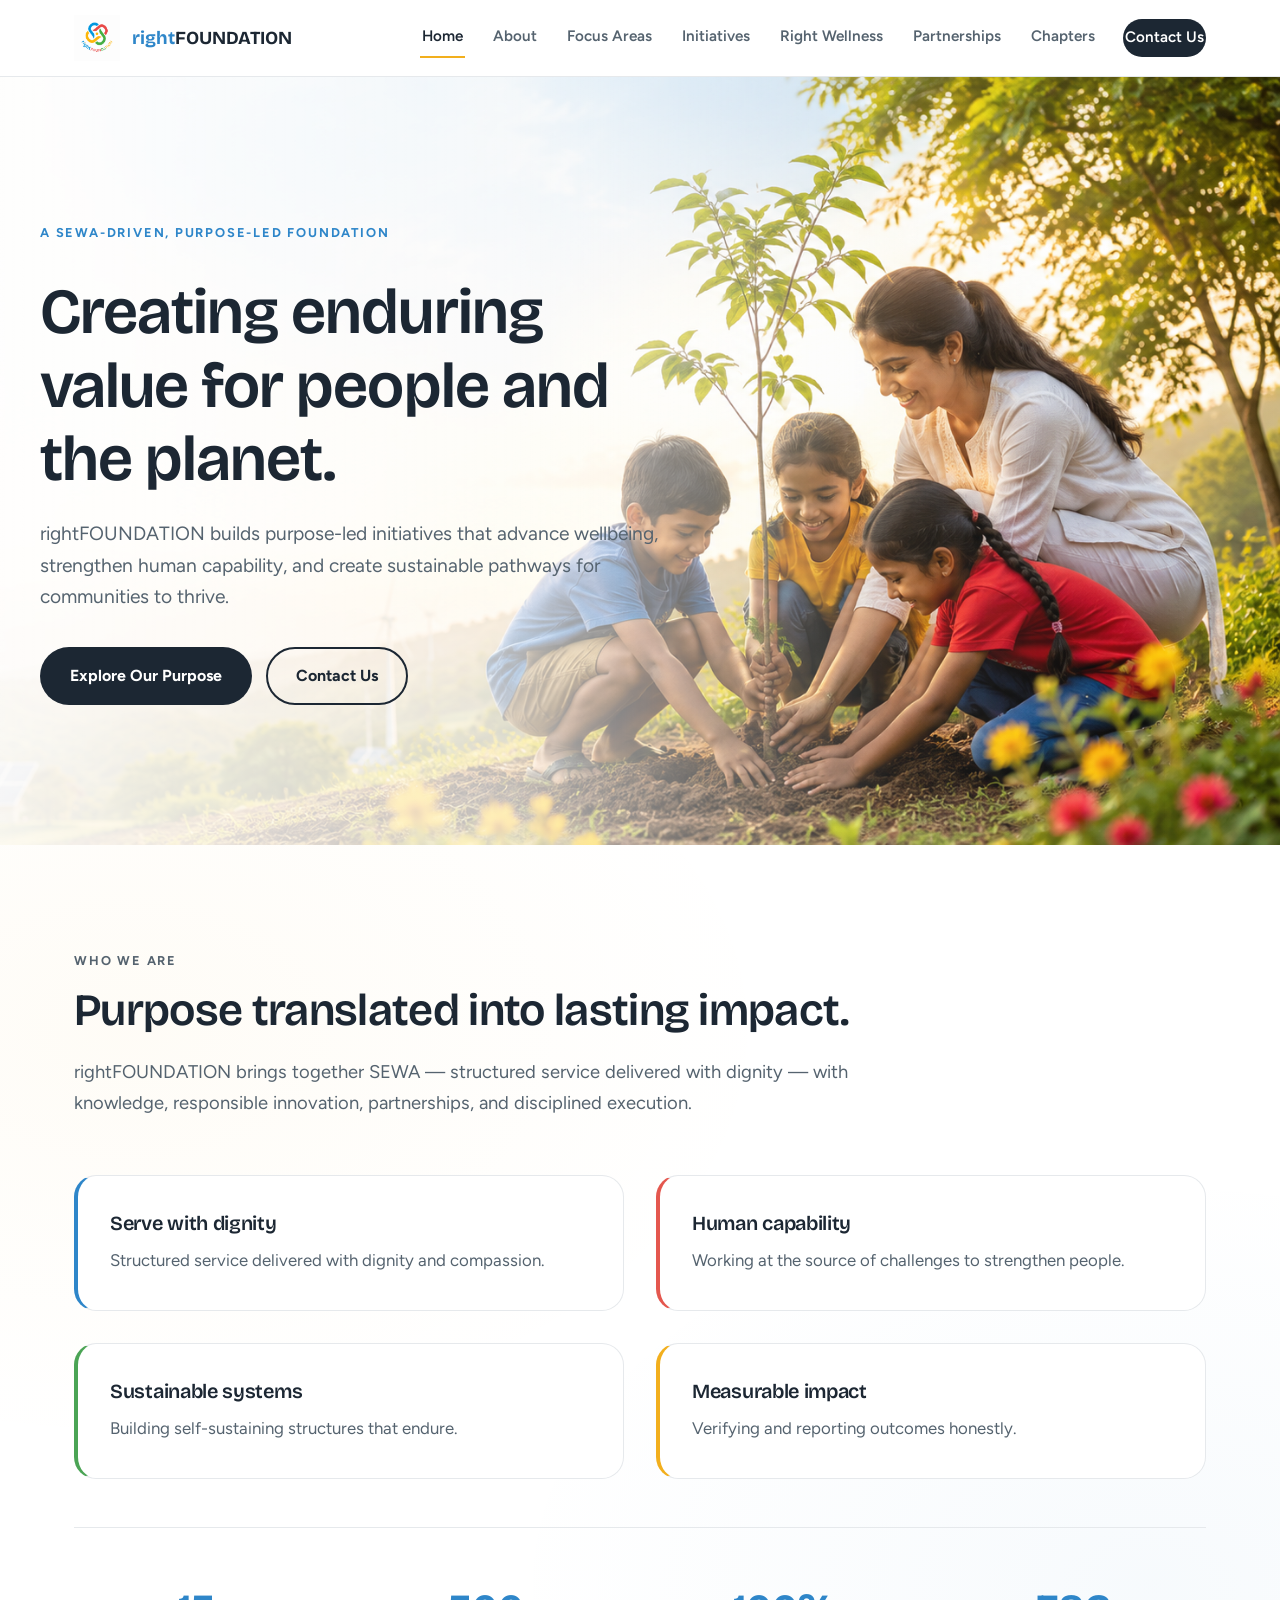
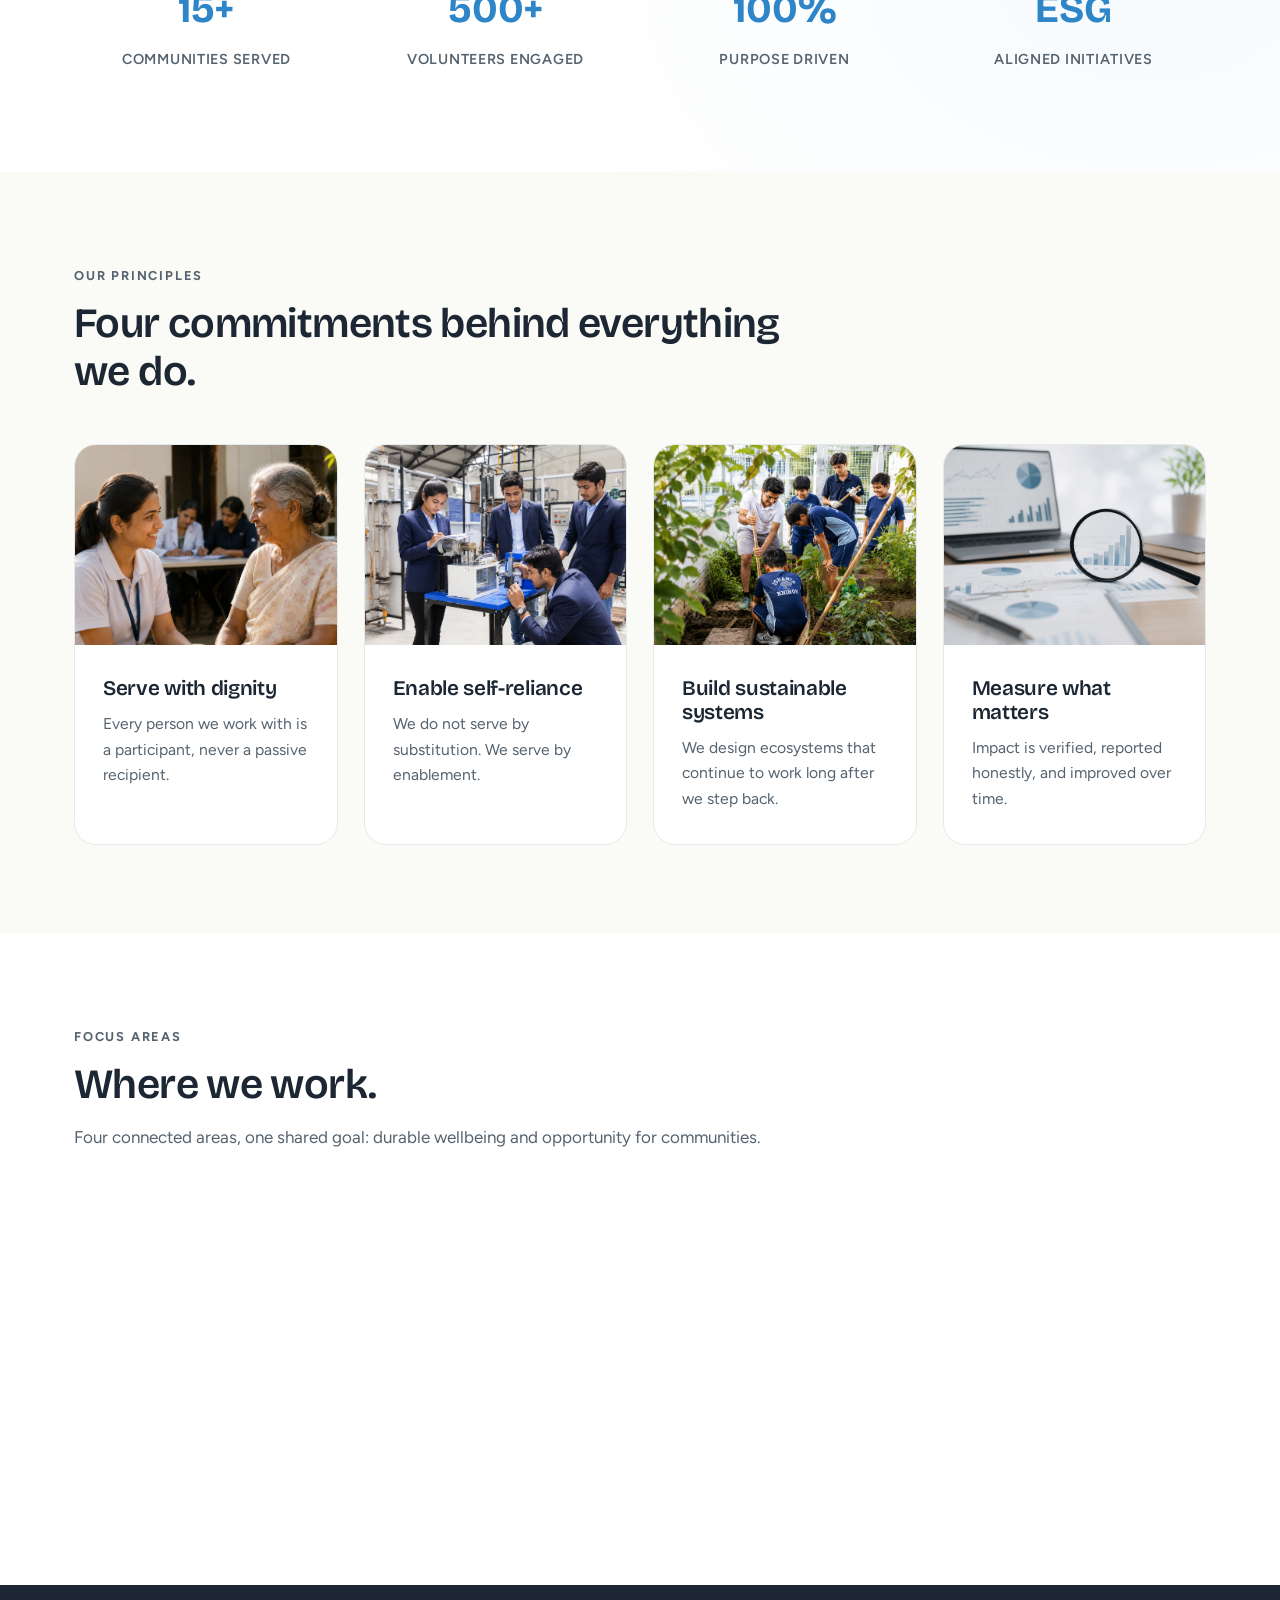
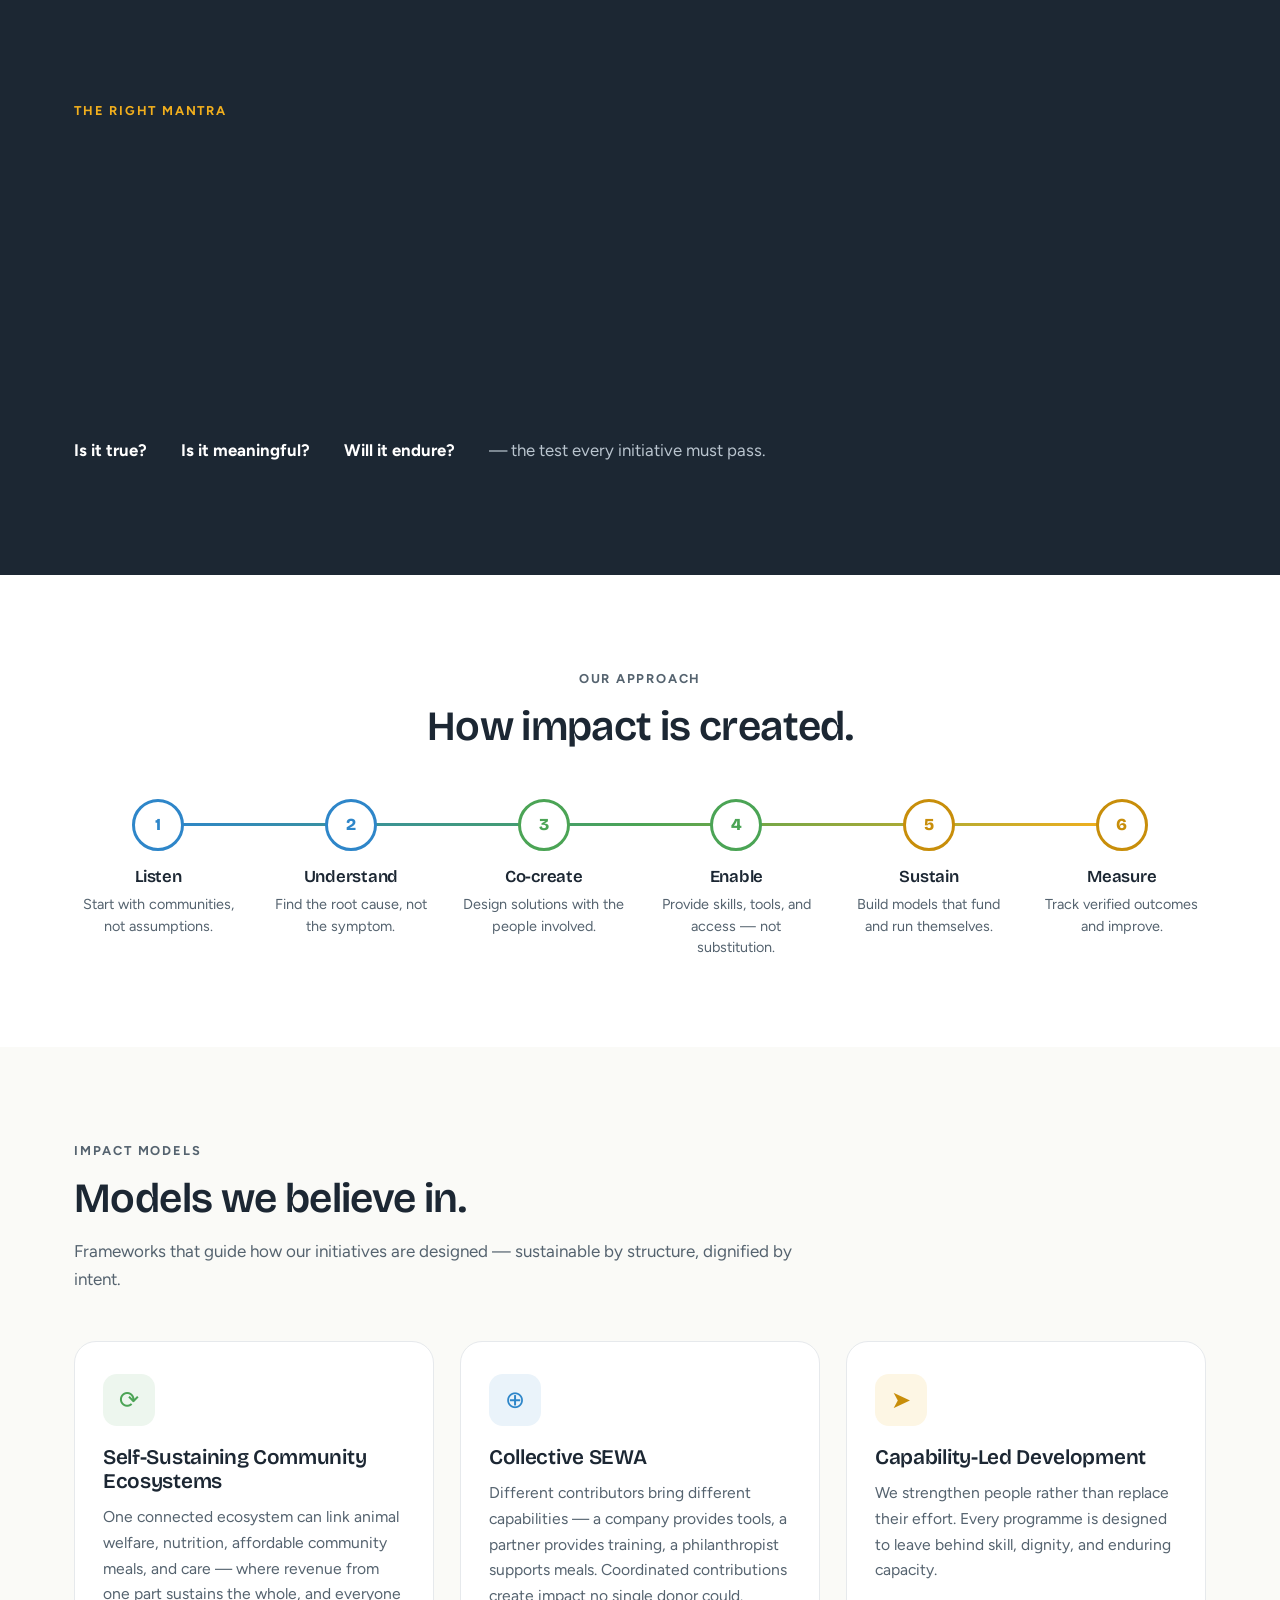
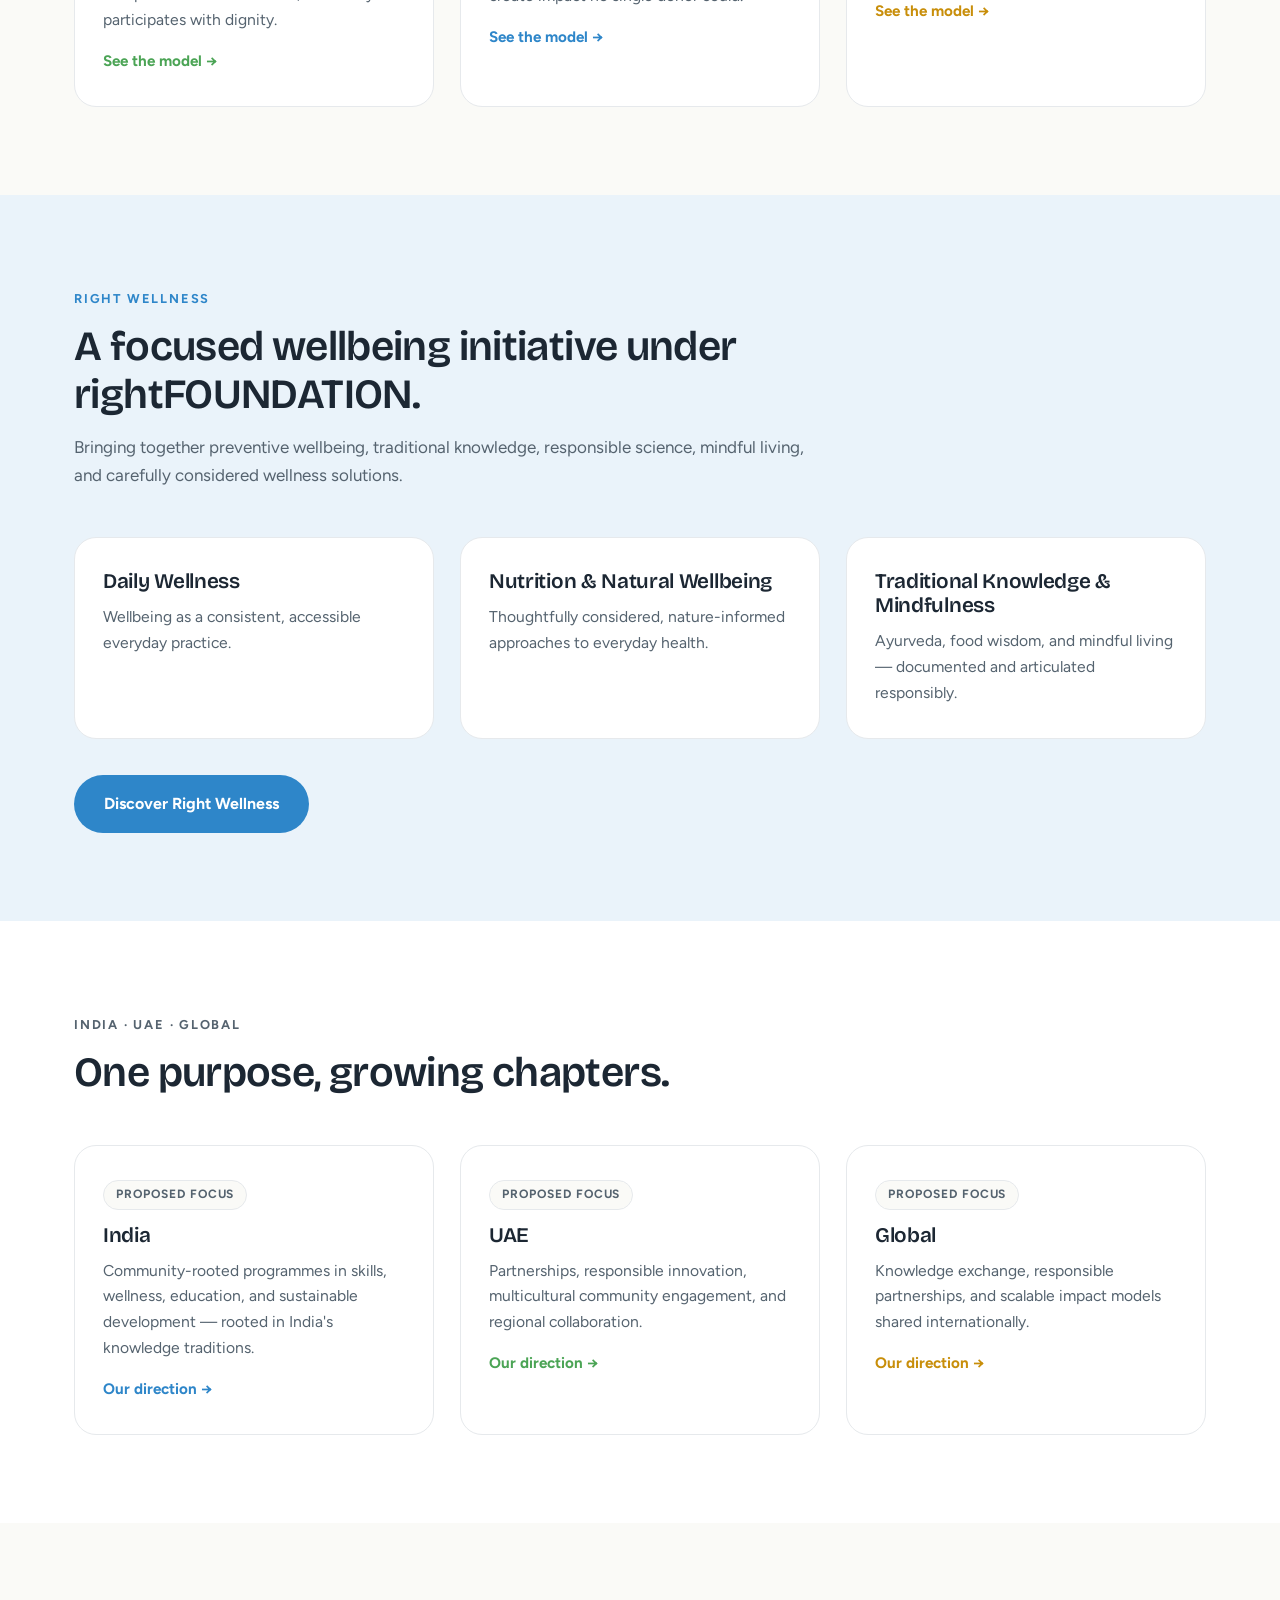
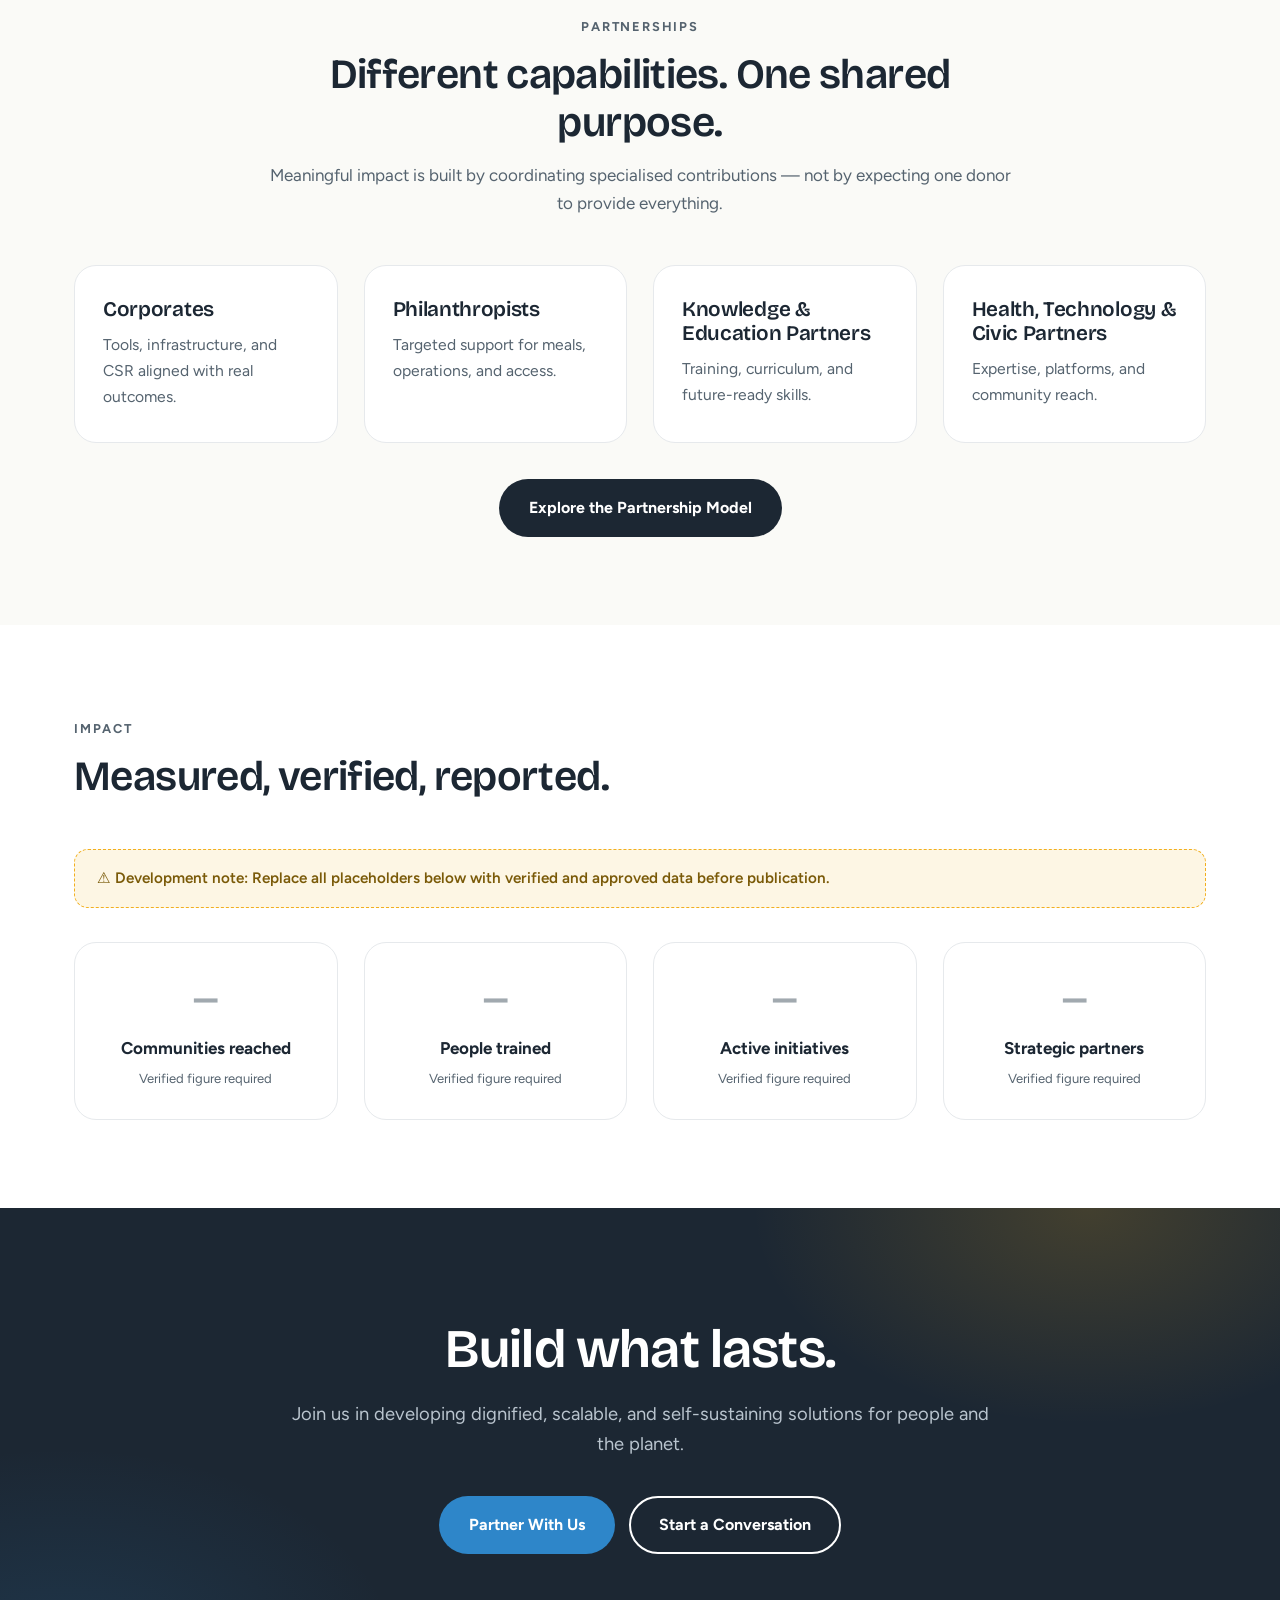
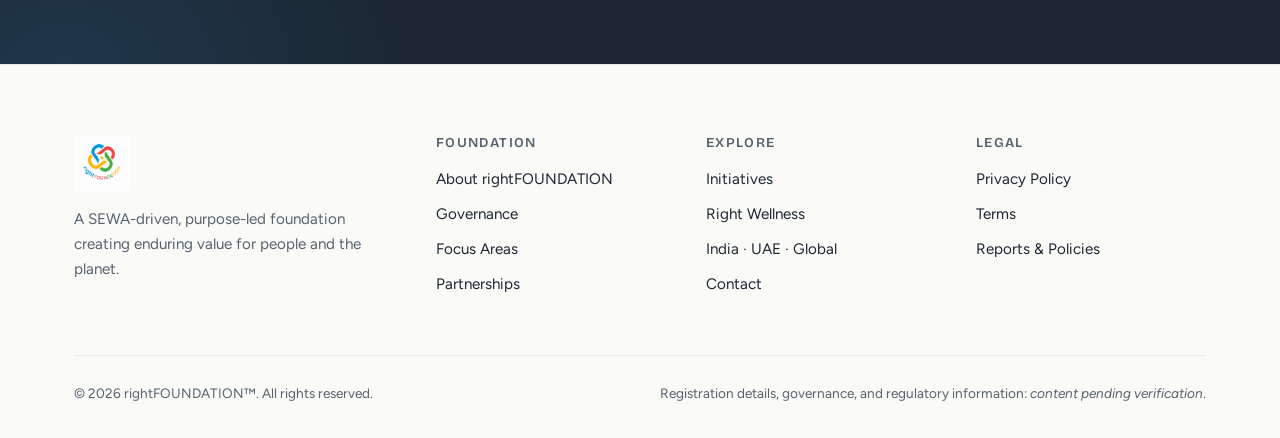
<file: index.html>
<!DOCTYPE html>
<html lang="en">
<head>
<meta charset="UTF-8">
<meta name="viewport" content="width=device-width, initial-scale=1.0">
<title>rightFOUNDATION | Creating Enduring Value for People and the Planet</title>
<meta name="description" content="rightFOUNDATION is a SEWA-driven, purpose-led foundation building initiatives in health & wellness, education & skills, sustainability, and community enablement.">
<link rel="icon" href="assets/logo.png">
<link rel="preconnect" href="https://fonts.googleapis.com">
<link href="https://fonts.googleapis.com/css2?family=Bricolage+Grotesque:wght@400;500;600;700&family=Figtree:wght@400;600;700;800&display=swap" rel="stylesheet">
<link rel="stylesheet" href="assets/style.css">
</head>
<body>

<header class="site-header">
  <div class="wrap nav">
    <a class="brand" href="index.html"><img src="assets/logo.png" alt="rightFOUNDATION logo"><span><b>right</b>FOUNDATION</span></a>
    <button class="menu-btn" aria-label="Open menu" aria-expanded="false">☰</button>
    <nav class="nav-links" aria-label="Main navigation">
      <a href="index.html">Home</a>
      <a href="about.html">About</a>
      <a href="focus-areas.html">Focus Areas</a>
      <a href="initiatives.html">Initiatives</a>
      <a href="wellness.html">Right Wellness</a>
      <a href="partnerships.html">Partnerships</a>
      <a href="chapters.html">Chapters</a>
      <a href="contact.html" class="nav-cta">Contact Us</a>
    </nav>
  </div>
</header>

<!-- SECTION 1 — HERO -->
<section class="hero">
  <div class="wrap">
    <div class="hero-content">
      <span class="eyebrow c-blue">A SEWA-Driven, Purpose-Led Foundation</span>
      <h1>Creating enduring value for people and the planet.</h1>
      <p class="lead">rightFOUNDATION builds purpose-led initiatives that advance wellbeing, strengthen human capability, and create sustainable pathways for communities to thrive.</p>
      <div class="btn-row">
        <a class="btn btn-primary" href="about.html">Explore Our Purpose</a>
        <a class="btn btn-outline" href="partnerships.html">Contact Us</a>
      </div>
    </div>
  </div>
</section>

<!-- SECTION 2 — INTRODUCTION -->
<section class="section who-we-are-section">
  <div class="wrap">
    <div class="who-we-are-header">
      <span class="eyebrow reveal">Who We Are</span>
      <h2 class="reveal">Purpose translated into lasting impact.</h2>
      <p class="lead reveal">rightFOUNDATION brings together SEWA — structured service delivered with dignity — with knowledge, responsible innovation, partnerships, and disciplined execution.</p>
    </div>
    
    <div class="who-we-are-principles grid-2x2">
      <div class="principle-block reveal" style="transition-delay: 0.1s">
        <h3>Serve with dignity</h3>
        <p>Structured service delivered with dignity and compassion.</p>
      </div>
      <div class="principle-block reveal" style="transition-delay: 0.2s">
        <h3>Human capability</h3>
        <p>Working at the source of challenges to strengthen people.</p>
      </div>
      <div class="principle-block reveal" style="transition-delay: 0.3s">
        <h3>Sustainable systems</h3>
        <p>Building self-sustaining structures that endure.</p>
      </div>
      <div class="principle-block reveal" style="transition-delay: 0.4s">
        <h3>Measurable impact</h3>
        <p>Verifying and reporting outcomes honestly.</p>
      </div>
    </div>
    
    <!-- Impact Statistics Strip -->
    <div class="impact-strip reveal" style="transition-delay: 0.5s">
      <div class="strip-item">
        <div class="strip-num">15+</div>
        <div class="strip-lbl">Communities Served</div>
      </div>
      <div class="strip-item">
        <div class="strip-num">500+</div>
        <div class="strip-lbl">Volunteers Engaged</div>
      </div>
      <div class="strip-item">
        <div class="strip-num">100%</div>
        <div class="strip-lbl">Purpose Driven</div>
      </div>
      <div class="strip-item">
        <div class="strip-num">ESG</div>
        <div class="strip-lbl">Aligned Initiatives</div>
      </div>
    </div>
  </div>
</section>

<!-- SECTION 3 — FOUR PRINCIPLES -->
<section class="section tint-paper">
  <div class="wrap">
    <div class="section-head reveal">
      <span class="eyebrow">Our Principles</span>
      <h2>Four commitments behind everything we do.</h2>
    </div>
    <div class="grid-4">
      <div class="card card-image-top reveal">
        <div class="card-image">
          <img src="assets/home_1.png" alt="Serve with dignity">
        </div>
        <div class="card-body">
          <h3>Serve with dignity</h3>
          <p>Every person we work with is a participant, never a passive recipient.</p>
        </div>
      </div>
      <div class="card card-image-top reveal">
        <div class="card-image">
          <img src="assets/home_2.png" alt="Enable self-reliance">
        </div>
        <div class="card-body">
          <h3>Enable self-reliance</h3>
          <p>We do not serve by substitution. We serve by enablement.</p>
        </div>
      </div>
      <div class="card card-image-top reveal">
        <div class="card-image">
          <img src="assets/home_3.png" alt="Build sustainable systems">
        </div>
        <div class="card-body">
          <h3>Build sustainable systems</h3>
          <p>We design ecosystems that continue to work long after we step back.</p>
        </div>
      </div>
      <div class="card card-image-top reveal">
        <div class="card-image">
          <img src="assets/home_4.png" alt="Measure what matters">
        </div>
        <div class="card-body">
          <h3>Measure what matters</h3>
          <p>Impact is verified, reported honestly, and improved over time.</p>
        </div>
      </div>
    </div>
  </div>
</section>

<!-- SECTION 4 — FOCUS AREAS -->
<section class="section">
  <div class="wrap">
    <div class="section-head reveal">
      <span class="eyebrow">Focus Areas</span>
      <h2>Where we work.</h2>
      <p>Four connected areas, one shared goal: durable wellbeing and opportunity for communities.</p>
    </div>
    <div class="grid-4">
      <div class="card focus f-blue reveal">
        <h3>Health &amp; Wellness</h3>
        <p>Accessible, preventive, science-informed wellbeing — from nutrition and mindfulness to traditional wellness knowledge.</p>
        <a class="card-link c-blue" href="focus-health-wellness.html">Explore →</a>
      </div>
      <div class="card focus f-red reveal">
        <h3>Education &amp; Skill Development</h3>
        <p>Practical skills, youth and women's livelihood enablement, and pathways to employment and enterprise.</p>
        <a class="card-link c-red" href="focus-areas.html#education">Explore →</a>
      </div>
      <div class="card focus f-green reveal">
        <h3>Sustainability</h3>
        <p>Responsible resource use, circular systems, and environmental awareness connected to community wellbeing.</p>
        <a class="card-link c-green" href="focus-areas.html#sustainability">Explore →</a>
      </div>
      <div class="card focus f-yellow reveal">
        <h3>Community Enablement</h3>
        <p>SEWA as structured service — delivered with skill, accountability, and long-term purpose.</p>
        <a class="card-link c-yellow" href="focus-areas.html#community">Explore →</a>
      </div>
    </div>
  </div>
</section>

<!-- SECTION 5 — THE RIGHT MANTRA -->
<section class="manifesto">
  <div class="wrap">
    <span class="eyebrow">The Right Mantra</span>
    <blockquote class="reveal">
      We serve through SEWA — with <em>dignity</em>, humility, and compassion. We build ecosystems that uplift, not temporary fixes. We stand for affordability, access, self-sustainability, integrity, and long-term, <em>human-centred</em> change.
    </blockquote>
    <div class="quality-test reveal">
      <span><b>Is it true?</b></span>
      <span><b>Is it meaningful?</b></span>
      <span><b>Will it endure?</b></span>
      <span>— the test every initiative must pass.</span>
    </div>
  </div>
</section>

<!-- SECTION 6 — HOW IMPACT IS CREATED -->
<section class="section">
  <div class="wrap">
    <div class="section-head center reveal">
      <span class="eyebrow">Our Approach</span>
      <h2>How impact is created.</h2>
    </div>
    <ol class="journey">
      <li class="reveal"><div class="dot">1</div><h4>Listen</h4><p>Start with communities, not assumptions.</p></li>
      <li class="reveal"><div class="dot">2</div><h4>Understand</h4><p>Find the root cause, not the symptom.</p></li>
      <li class="reveal"><div class="dot">3</div><h4>Co-create</h4><p>Design solutions with the people involved.</p></li>
      <li class="reveal"><div class="dot">4</div><h4>Enable</h4><p>Provide skills, tools, and access — not substitution.</p></li>
      <li class="reveal"><div class="dot">5</div><h4>Sustain</h4><p>Build models that fund and run themselves.</p></li>
      <li class="reveal"><div class="dot">6</div><h4>Measure</h4><p>Track verified outcomes and improve.</p></li>
    </ol>
  </div>
</section>

<!-- SECTION 7 — IMPACT MODELS -->
<section class="section tint-paper">
  <div class="wrap">
    <div class="section-head reveal">
      <span class="eyebrow">Impact Models</span>
      <h2>Models we believe in.</h2>
      <p>Frameworks that guide how our initiatives are designed — sustainable by structure, dignified by intent.</p>
    </div>
    <div class="grid-3">
      <div class="card reveal">
        <div class="icon i-green">⟳</div>
        <h3>Self-Sustaining Community Ecosystems</h3>
        <p>One connected ecosystem can link animal welfare, nutrition, affordable community meals, and care — where revenue from one part sustains the whole, and everyone participates with dignity.</p>
        <a class="card-link c-green" href="initiatives.html">See the model →</a>
      </div>
      <div class="card reveal">
        <div class="icon i-blue">⊕</div>
        <h3>Collective SEWA</h3>
        <p>Different contributors bring different capabilities — a company provides tools, a partner provides training, a philanthropist supports meals. Coordinated contributions create impact no single donor could.</p>
        <a class="card-link c-blue" href="initiatives.html">See the model →</a>
      </div>
      <div class="card reveal">
        <div class="icon i-yellow">➤</div>
        <h3>Capability-Led Development</h3>
        <p>We strengthen people rather than replace their effort. Every programme is designed to leave behind skill, dignity, and enduring capacity.</p>
        <a class="card-link c-yellow" href="initiatives.html">See the model →</a>
      </div>
    </div>
  </div>
</section>

<!-- SECTION 8 — RIGHT WELLNESS -->
<section class="section tint-mist">
  <div class="wrap">
    <div class="section-head reveal">
      <span class="eyebrow c-blue">Right Wellness</span>
      <h2>A focused wellbeing initiative under rightFOUNDATION.</h2>
      <p>Bringing together preventive wellbeing, traditional knowledge, responsible science, mindful living, and carefully considered wellness solutions.</p>
    </div>
    <div class="grid-3">
      <div class="card reveal"><h3>Daily Wellness</h3><p>Wellbeing as a consistent, accessible everyday practice.</p></div>
      <div class="card reveal"><h3>Nutrition &amp; Natural Wellbeing</h3><p>Thoughtfully considered, nature-informed approaches to everyday health.</p></div>
      <div class="card reveal"><h3>Traditional Knowledge &amp; Mindfulness</h3><p>Ayurveda, food wisdom, and mindful living — documented and articulated responsibly.</p></div>
    </div>
    <div style="margin-top:36px">
      <a class="btn btn-blue" href="wellness.html">Discover Right Wellness</a>
    </div>
  </div>
</section>

<!-- SECTION 9 — CHAPTERS -->
<section class="section">
  <div class="wrap">
    <div class="section-head reveal">
      <span class="eyebrow">India · UAE · Global</span>
      <h2>One purpose, growing chapters.</h2>
    </div>
    <div class="grid-3">
      <div class="card chapter reveal">
        <span class="tag">Proposed focus</span>
        <h3>India</h3>
        <p>Community-rooted programmes in skills, wellness, education, and sustainable development — rooted in India's knowledge traditions.</p>
        <a class="card-link c-blue" href="chapters.html#india">Our direction →</a>
      </div>
      <div class="card chapter reveal">
        <span class="tag">Proposed focus</span>
        <h3>UAE</h3>
        <p>Partnerships, responsible innovation, multicultural community engagement, and regional collaboration.</p>
        <a class="card-link c-green" href="chapters.html#uae">Our direction →</a>
      </div>
      <div class="card chapter reveal">
        <span class="tag">Proposed focus</span>
        <h3>Global</h3>
        <p>Knowledge exchange, responsible partnerships, and scalable impact models shared internationally.</p>
        <a class="card-link c-yellow" href="chapters.html#global">Our direction →</a>
      </div>
    </div>
  </div>
</section>

<!-- SECTION 10 — PARTNERSHIP MODEL -->
<section class="section tint-paper">
  <div class="wrap">
    <div class="section-head center reveal">
      <span class="eyebrow">Partnerships</span>
      <h2>Different capabilities. One shared purpose.</h2>
      <p>Meaningful impact is built by coordinating specialised contributions — not by expecting one donor to provide everything.</p>
    </div>
    <div class="grid-4">
      <div class="card reveal"><h3>Corporates</h3><p>Tools, infrastructure, and CSR aligned with real outcomes.</p></div>
      <div class="card reveal"><h3>Philanthropists</h3><p>Targeted support for meals, operations, and access.</p></div>
      <div class="card reveal"><h3>Knowledge &amp; Education Partners</h3><p>Training, curriculum, and future-ready skills.</p></div>
      <div class="card reveal"><h3>Health, Technology &amp; Civic Partners</h3><p>Expertise, platforms, and community reach.</p></div>
    </div>
    <div class="center" style="margin-top:36px">
      <a class="btn btn-primary" href="partnerships.html">Explore the Partnership Model</a>
    </div>
  </div>
</section>

<!-- SECTION 11 — IMPACT -->
<section class="section">
  <div class="wrap">
    <div class="section-head reveal">
      <span class="eyebrow">Impact</span>
      <h2>Measured, verified, reported.</h2>
    </div>
    <div class="impact-note reveal">⚠ Development note: Replace all placeholders below with verified and approved data before publication.</div>
    <div class="grid-4">
      <div class="stat reveal"><div class="num">—</div><div class="lbl">Communities reached</div><div class="src">Verified figure required</div></div>
      <div class="stat reveal"><div class="num">—</div><div class="lbl">People trained</div><div class="src">Verified figure required</div></div>
      <div class="stat reveal"><div class="num">—</div><div class="lbl">Active initiatives</div><div class="src">Verified figure required</div></div>
      <div class="stat reveal"><div class="num">—</div><div class="lbl">Strategic partners</div><div class="src">Verified figure required</div></div>
    </div>
  </div>
</section>

<!-- SECTION 12 — FINAL CTA -->
<section class="big-cta">
  <div class="wrap">
    <h2 class="reveal">Build what lasts.</h2>
    <p class="reveal">Join us in developing dignified, scalable, and self-sustaining solutions for people and the planet.</p>
    <div class="btn-row reveal">
      <a class="btn btn-blue" href="partnerships.html">Partner With Us</a>
      <a class="btn btn-outline" href="contact.html">Start a Conversation</a>
    </div>
  </div>
</section>

<footer class="site-footer">
  <div class="wrap">
    <div class="footer-grid">
      <div class="footer-brand">
        <img src="assets/logo.png" alt="rightFOUNDATION logo">
        <p>A SEWA-driven, purpose-led foundation creating enduring value for people and the planet.</p>
      </div>
      <div>
        <h4>Foundation</h4>
        <ul>
          <li><a href="about.html">About rightFOUNDATION</a></li>
          <li><a href="about.html#governance">Governance</a></li>
          <li><a href="focus-areas.html">Focus Areas</a></li>
          <li><a href="partnerships.html">Partnerships</a></li>
        </ul>
      </div>
      <div>
        <h4>Explore</h4>
        <ul>
          <li><a href="initiatives.html">Initiatives</a></li>
          <li><a href="wellness.html">Right Wellness</a></li>
          <li><a href="chapters.html">India · UAE · Global</a></li>
          <li><a href="contact.html">Contact</a></li>
        </ul>
      </div>
      <div>
        <h4>Legal</h4>
        <ul>
          <li><a href="privacy.html">Privacy Policy</a></li>
          <li><a href="privacy.html#terms">Terms</a></li>
          <li><a href="privacy.html#reports">Reports &amp; Policies</a></li>
        </ul>
      </div>
    </div>
    <div class="footer-bottom">
      <span>© 2026 rightFOUNDATION™. All rights reserved.</span>
      <span>Registration details, governance, and regulatory information: <em>content pending verification</em>.</span>
    </div>
  </div>
</footer>

<script src="assets/script.js"></script>
</body>
</html>
</file>
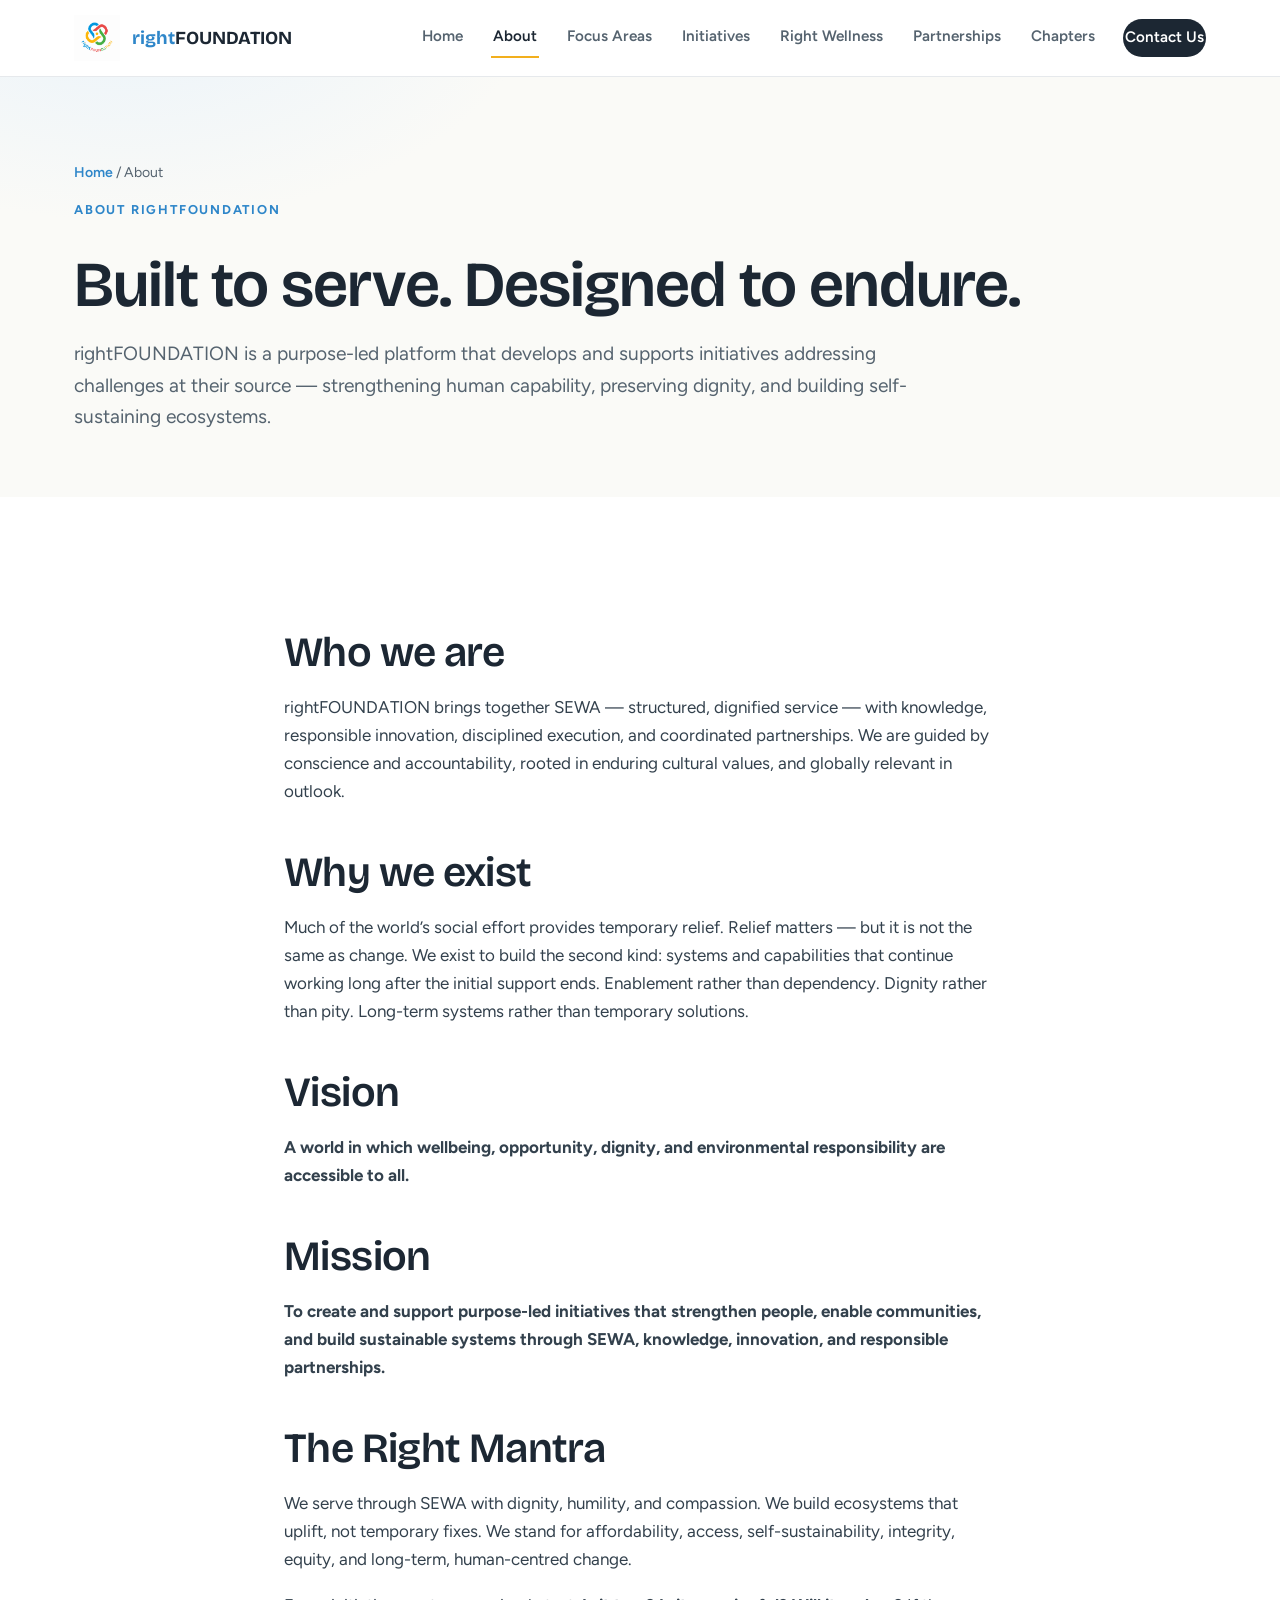
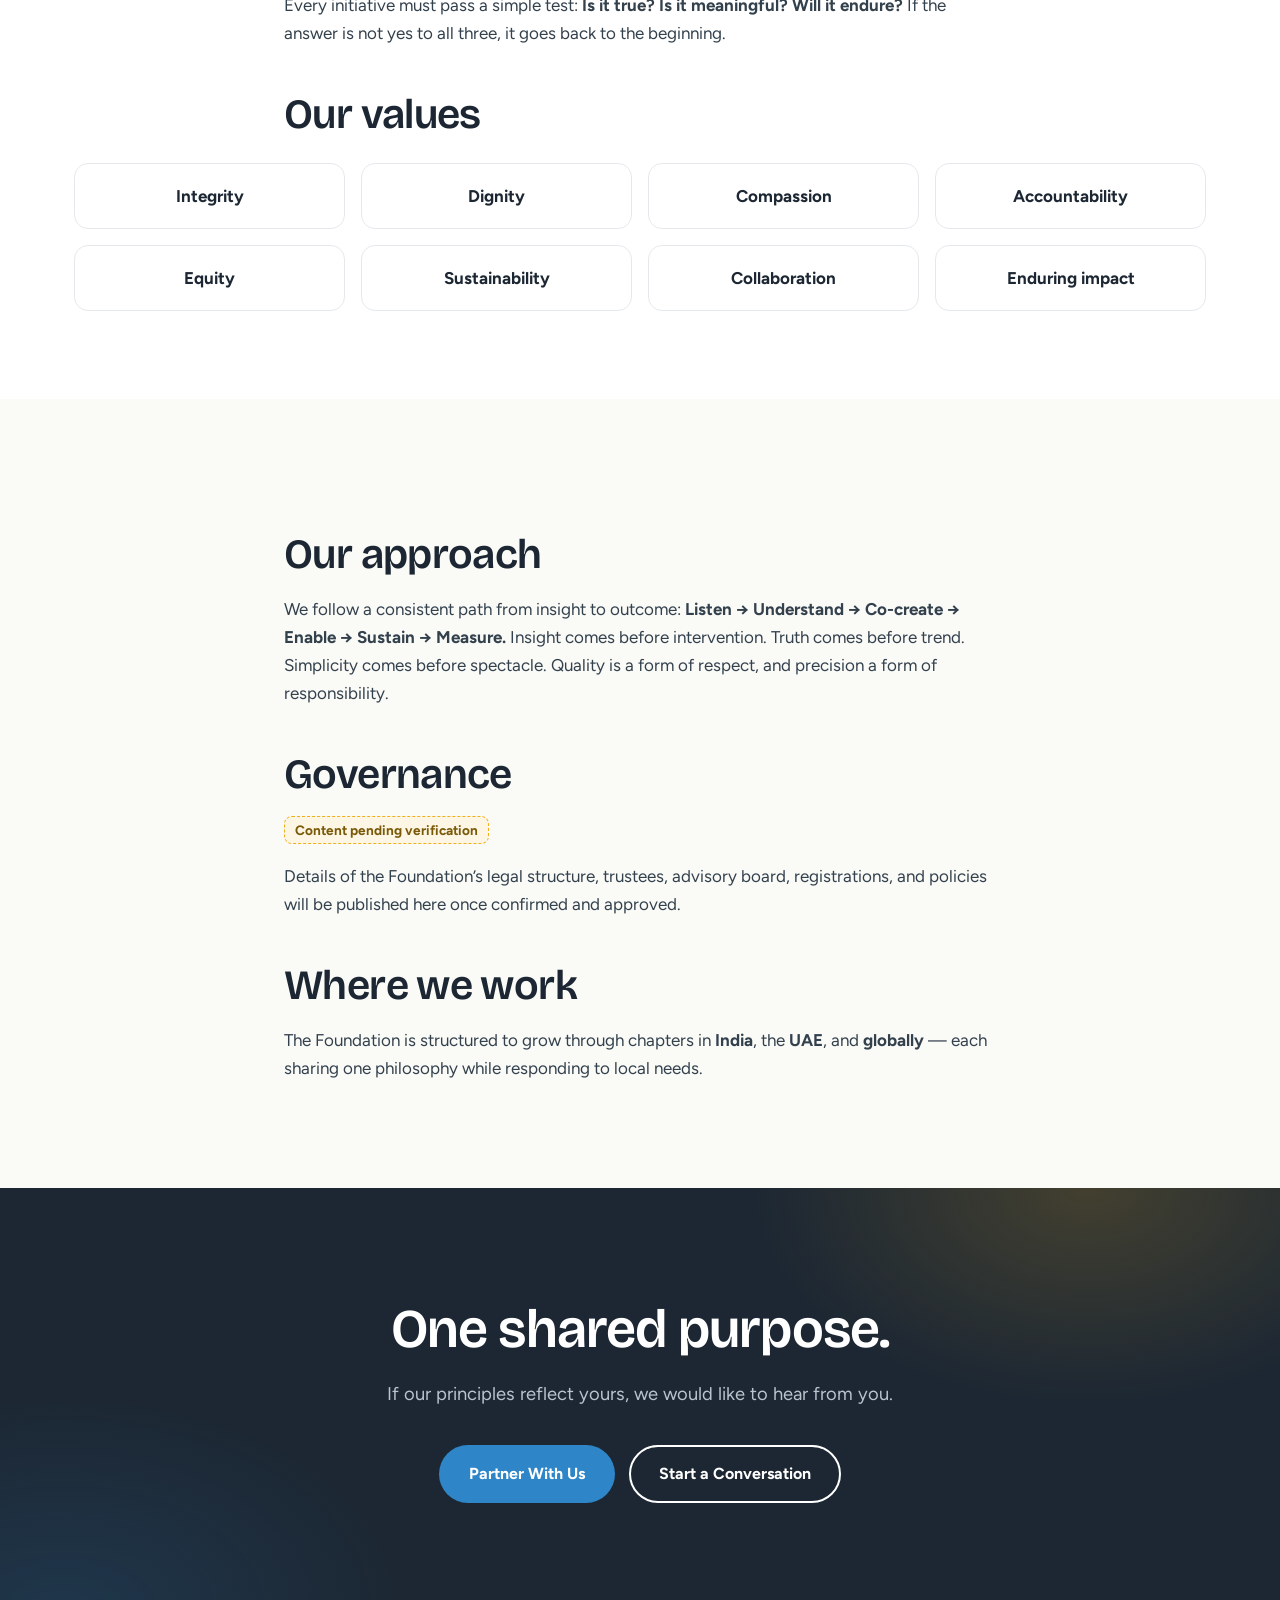
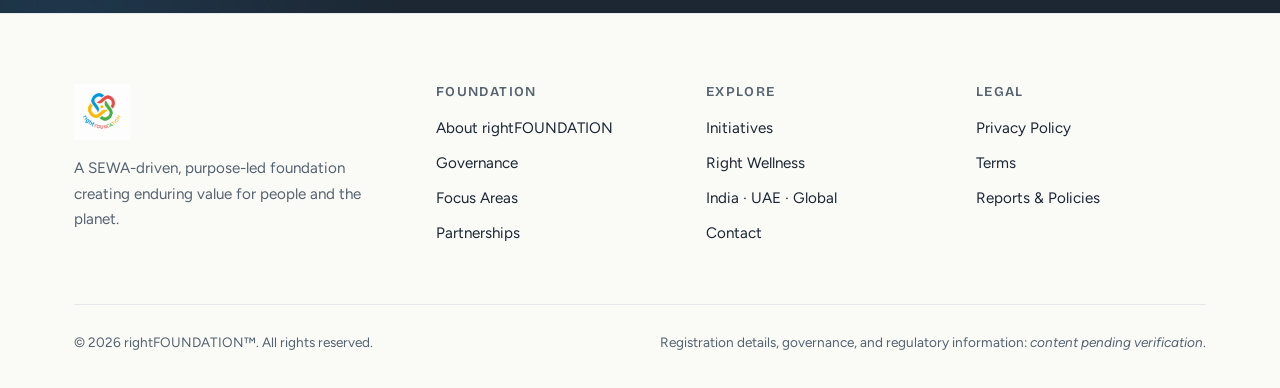
<file: about.html>
<!DOCTYPE html>
<html lang="en">
<head>
<meta charset="UTF-8">
<meta name="viewport" content="width=device-width, initial-scale=1.0">
<title>About | rightFOUNDATION</title>
<meta name="description" content="Who rightFOUNDATION is: a SEWA-driven, purpose-led foundation. Vision, mission, values, the Right Mantra, and our approach.">
<link rel="icon" href="assets/logo.png">
<link rel="preconnect" href="https://fonts.googleapis.com">
<link href="https://fonts.googleapis.com/css2?family=Bricolage+Grotesque:wght@400;500;600;700&family=Figtree:wght@400;600;700;800&display=swap" rel="stylesheet">
<link rel="stylesheet" href="assets/style.css">
</head>
<body>

<header class="site-header">
  <div class="wrap nav">
    <a class="brand" href="index.html"><img src="assets/logo.png" alt="rightFOUNDATION logo"><span><b>right</b>FOUNDATION</span></a>
    <button class="menu-btn" aria-label="Open menu" aria-expanded="false">&#9776;</button>
    <nav class="nav-links" aria-label="Main navigation">
      <a href="index.html">Home</a>
      <a href="about.html">About</a>
      <a href="focus-areas.html">Focus Areas</a>
      <a href="initiatives.html">Initiatives</a>
      <a href="wellness.html">Right Wellness</a>
      <a href="partnerships.html">Partnerships</a>
      <a href="chapters.html">Chapters</a>
      <a href="contact.html" class="nav-cta">Contact Us</a>
    </nav>
  </div>
</header>

<section class="page-hero">
  <div class="wrap">
    <nav class="breadcrumbs"><a href="index.html">Home</a> / About</nav>
    <span class="eyebrow c-blue">About rightFOUNDATION</span>
    <h1>Built to serve. Designed to endure.</h1>
    <p class="lead">rightFOUNDATION is a purpose-led platform that develops and supports initiatives addressing challenges at their source &mdash; strengthening human capability, preserving dignity, and building self-sustaining ecosystems.</p>
  </div>
</section>

<section class="section">
  <div class="wrap prose">
    <h2>Who we are</h2>
    <p>rightFOUNDATION brings together SEWA &mdash; structured, dignified service &mdash; with knowledge, responsible innovation, disciplined execution, and coordinated partnerships. We are guided by conscience and accountability, rooted in enduring cultural values, and globally relevant in outlook.</p>

    <h2>Why we exist</h2>
    <p>Much of the world&rsquo;s social effort provides temporary relief. Relief matters &mdash; but it is not the same as change. We exist to build the second kind: systems and capabilities that continue working long after the initial support ends. Enablement rather than dependency. Dignity rather than pity. Long-term systems rather than temporary solutions.</p>

    <h2>Vision</h2>
    <p><strong>A world in which wellbeing, opportunity, dignity, and environmental responsibility are accessible to all.</strong></p>

    <h2>Mission</h2>
    <p><strong>To create and support purpose-led initiatives that strengthen people, enable communities, and build sustainable systems through SEWA, knowledge, innovation, and responsible partnerships.</strong></p>

    <h2>The Right Mantra</h2>
    <p>We serve through SEWA with dignity, humility, and compassion. We build ecosystems that uplift, not temporary fixes. We stand for affordability, access, self-sustainability, integrity, equity, and long-term, human-centred change.</p>
    <p>Every initiative must pass a simple test: <strong>Is it true? Is it meaningful? Will it endure?</strong> If the answer is not yes to all three, it goes back to the beginning.</p>

    <h2>Our values</h2>
  </div>
  <div class="wrap">
    <ul class="values-list">
      <li>Integrity</li><li>Dignity</li><li>Compassion</li><li>Accountability</li>
      <li>Equity</li><li>Sustainability</li><li>Collaboration</li><li>Enduring impact</li>
    </ul>
  </div>
</section>

<section class="section tint-paper">
  <div class="wrap prose">
    <h2>Our approach</h2>
    <p>We follow a consistent path from insight to outcome: <strong>Listen &rarr; Understand &rarr; Co-create &rarr; Enable &rarr; Sustain &rarr; Measure.</strong> Insight comes before intervention. Truth comes before trend. Simplicity comes before spectacle. Quality is a form of respect, and precision a form of responsibility.</p>

    <h2 id="governance">Governance</h2>
    <p><span class="pending">Content pending verification</span></p>
    <p>Details of the Foundation&rsquo;s legal structure, trustees, advisory board, registrations, and policies will be published here once confirmed and approved.</p>

    <h2>Where we work</h2>
    <p>The Foundation is structured to grow through chapters in <a href="chapters.html#india"><strong>India</strong></a>, the <a href="chapters.html#uae"><strong>UAE</strong></a>, and <a href="chapters.html#global"><strong>globally</strong></a> &mdash; each sharing one philosophy while responding to local needs.</p>
  </div>
</section>

<section class="big-cta">
  <div class="wrap">
    <h2>One shared purpose.</h2>
    <p>If our principles reflect yours, we would like to hear from you.</p>
    <div class="btn-row"><a class="btn btn-blue" href="partnerships.html">Partner With Us</a><a class="btn btn-outline" href="contact.html">Start a Conversation</a></div>
  </div>
</section>

<footer class="site-footer">
  <div class="wrap">
    <div class="footer-grid">
      <div class="footer-brand">
        <img src="assets/logo.png" alt="rightFOUNDATION logo">
        <p>A SEWA-driven, purpose-led foundation creating enduring value for people and the planet.</p>
      </div>
      <div>
        <h4>Foundation</h4>
        <ul>
          <li><a href="about.html">About rightFOUNDATION</a></li>
          <li><a href="about.html#governance">Governance</a></li>
          <li><a href="focus-areas.html">Focus Areas</a></li>
          <li><a href="partnerships.html">Partnerships</a></li>
        </ul>
      </div>
      <div>
        <h4>Explore</h4>
        <ul>
          <li><a href="initiatives.html">Initiatives</a></li>
          <li><a href="wellness.html">Right Wellness</a></li>
          <li><a href="chapters.html">India &middot; UAE &middot; Global</a></li>
          <li><a href="contact.html">Contact</a></li>
        </ul>
      </div>
      <div>
        <h4>Legal</h4>
        <ul>
          <li><a href="privacy.html">Privacy Policy</a></li>
          <li><a href="privacy.html#terms">Terms</a></li>
          <li><a href="privacy.html#reports">Reports &amp; Policies</a></li>
        </ul>
      </div>
    </div>
    <div class="footer-bottom">
      <span>&copy; 2026 rightFOUNDATION&trade;. All rights reserved.</span>
      <span>Registration details, governance, and regulatory information: <em>content pending verification</em>.</span>
    </div>
  </div>
</footer>

<script src="assets/script.js"></script>
</body>
</html>
</file>
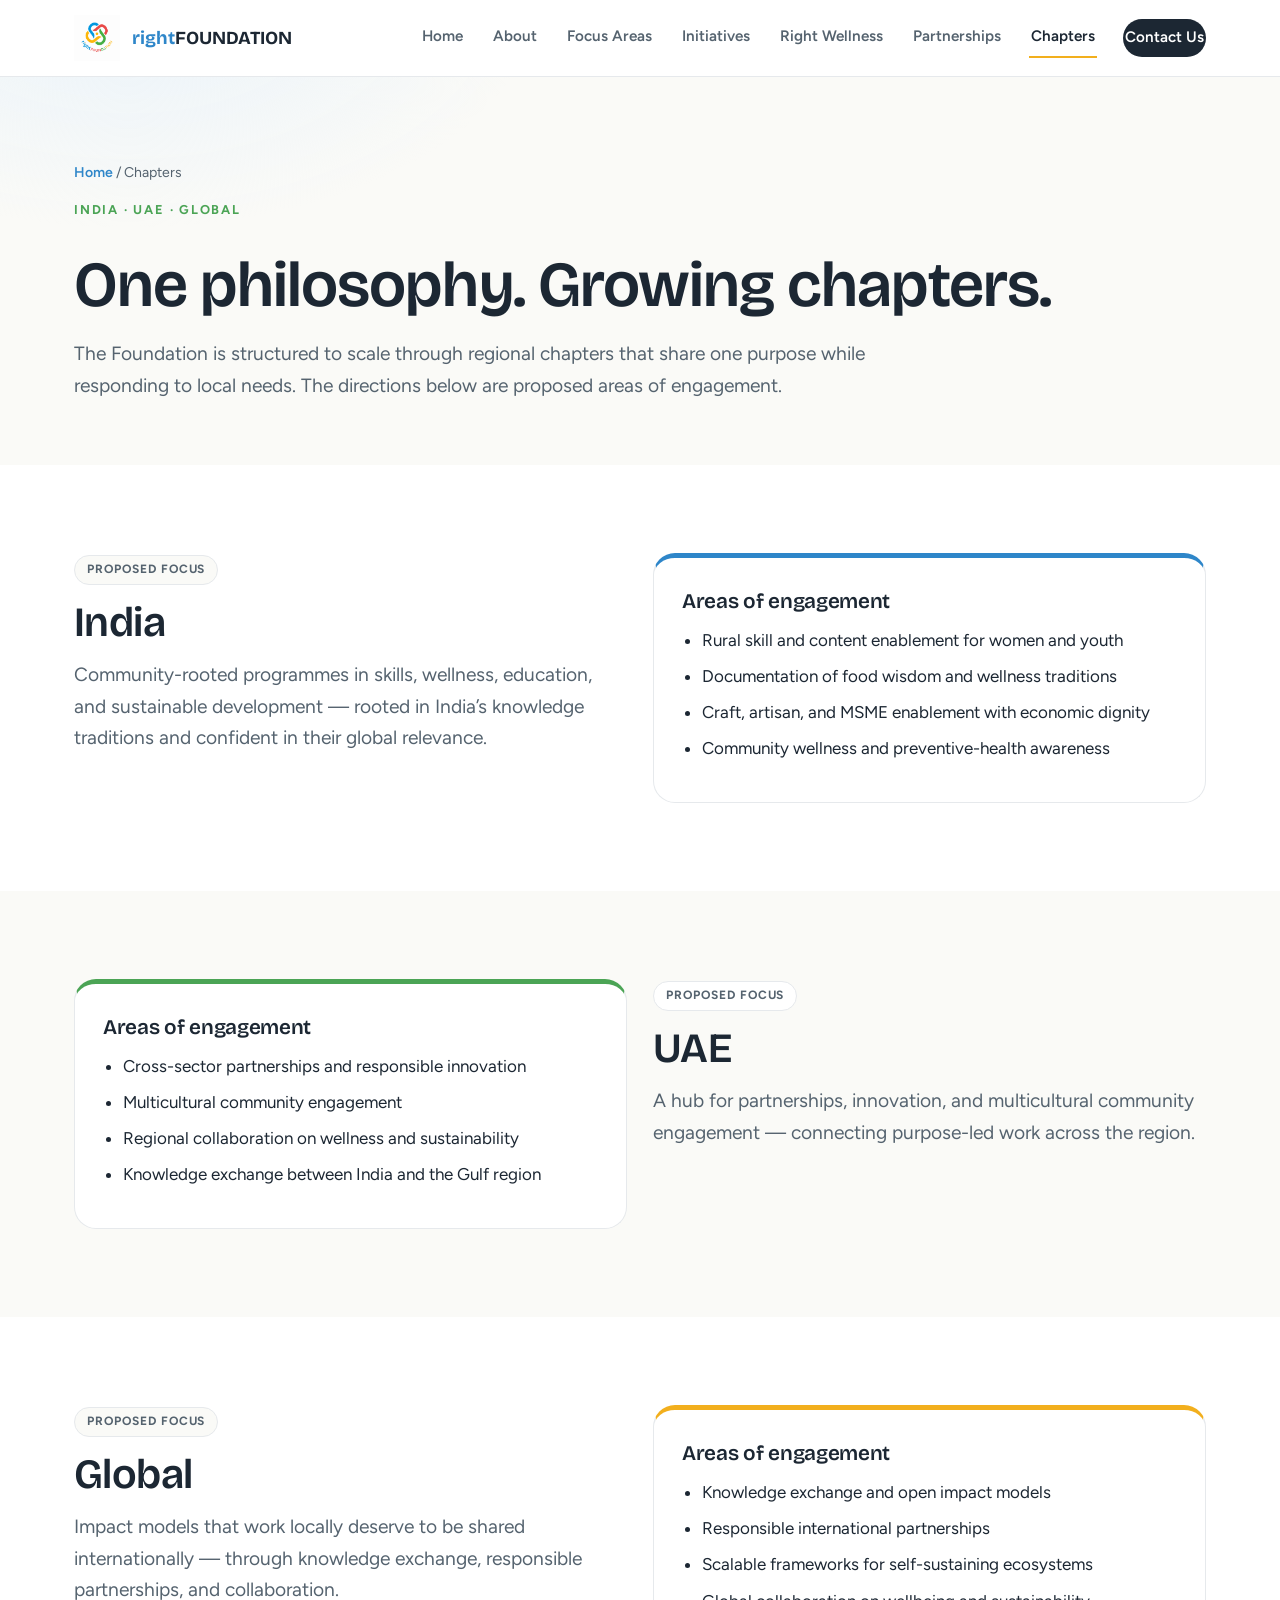
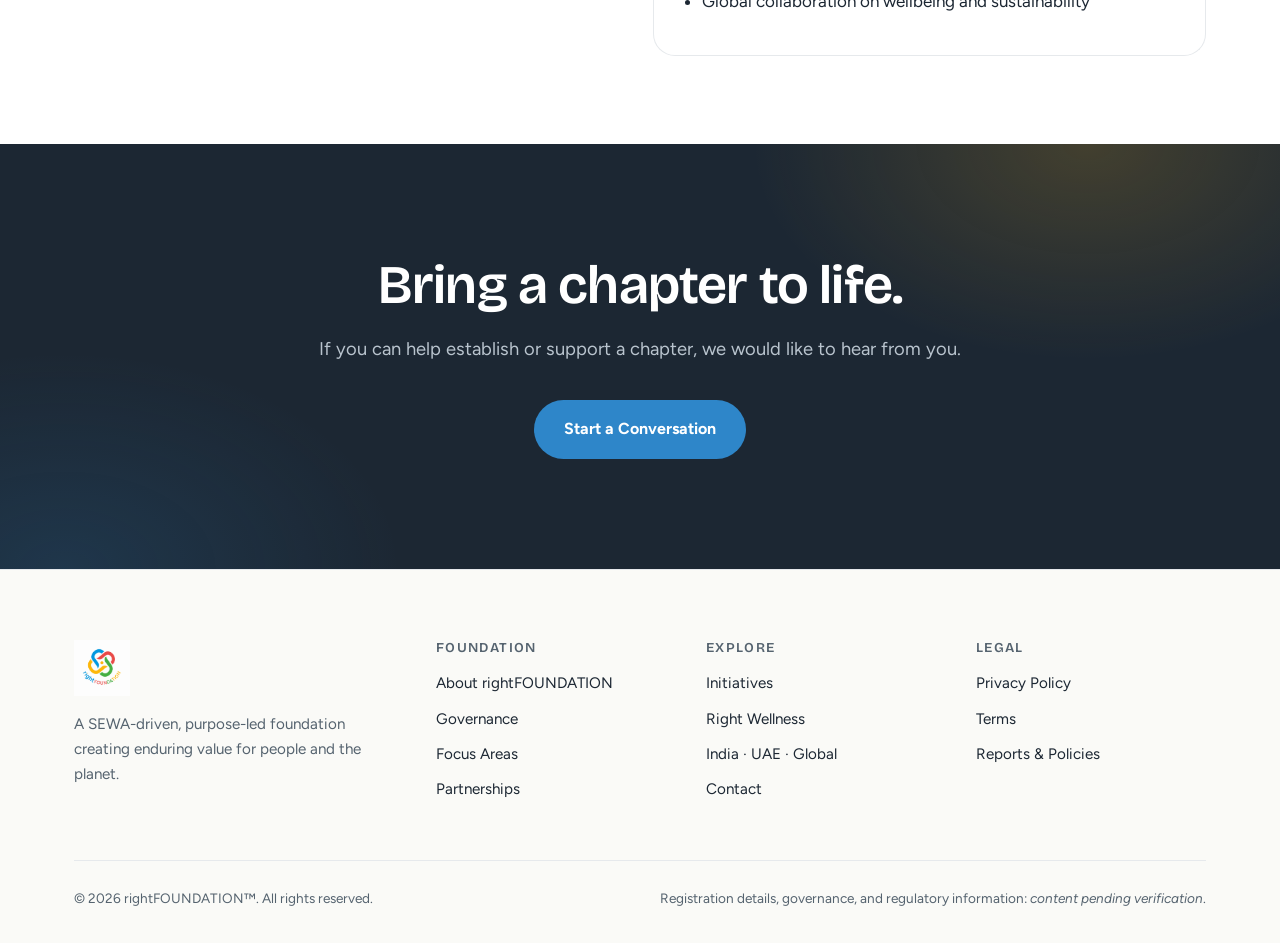
<file: chapters.html>
<!DOCTYPE html>
<html lang="en">
<head>
<meta charset="UTF-8">
<meta name="viewport" content="width=device-width, initial-scale=1.0">
<title>India, UAE & Global Chapters | rightFOUNDATION</title>
<meta name="description" content="rightFOUNDATION's proposed chapter structure: community-rooted work in India, partnerships in the UAE, and global knowledge exchange.">
<link rel="icon" href="assets/logo.png">
<link rel="preconnect" href="https://fonts.googleapis.com">
<link href="https://fonts.googleapis.com/css2?family=Bricolage+Grotesque:wght@400;500;600;700&family=Figtree:wght@400;600;700;800&display=swap" rel="stylesheet">
<link rel="stylesheet" href="assets/style.css">
</head>
<body>

<header class="site-header">
  <div class="wrap nav">
    <a class="brand" href="index.html"><img src="assets/logo.png" alt="rightFOUNDATION logo"><span><b>right</b>FOUNDATION</span></a>
    <button class="menu-btn" aria-label="Open menu" aria-expanded="false">&#9776;</button>
    <nav class="nav-links" aria-label="Main navigation">
      <a href="index.html">Home</a>
      <a href="about.html">About</a>
      <a href="focus-areas.html">Focus Areas</a>
      <a href="initiatives.html">Initiatives</a>
      <a href="wellness.html">Right Wellness</a>
      <a href="partnerships.html">Partnerships</a>
      <a href="chapters.html">Chapters</a>
      <a href="contact.html" class="nav-cta">Contact Us</a>
    </nav>
  </div>
</header>

<section class="page-hero">
  <div class="wrap">
    <nav class="breadcrumbs"><a href="index.html">Home</a> / Chapters</nav>
    <span class="eyebrow c-green">India &middot; UAE &middot; Global</span>
    <h1>One philosophy. Growing chapters.</h1>
    <p class="lead">The Foundation is structured to scale through regional chapters that share one purpose while responding to local needs. The directions below are proposed areas of engagement.</p>
  </div>
</section>

<section class="section" id="india">
  <div class="wrap">
    <div class="grid-2">
      <div class="reveal">
        <span class="tag" style="display:inline-block;font-size:.75rem;font-weight:700;letter-spacing:.08em;text-transform:uppercase;background:var(--paper);border:1px solid var(--line);border-radius:999px;padding:4px 12px;margin-bottom:14px;color:var(--slate)">Proposed focus</span>
        <h2>India</h2>
        <p class="lead" style="margin-top:12px">Community-rooted programmes in skills, wellness, education, and sustainable development &mdash; rooted in India&rsquo;s knowledge traditions and confident in their global relevance.</p>
      </div>
      <div class="card focus f-blue reveal">
        <h3>Areas of engagement</h3>
        <ul class="prose" style="list-style:disc;padding-left:20px;margin-top:12px">
          <li>Rural skill and content enablement for women and youth</li>
          <li>Documentation of food wisdom and wellness traditions</li>
          <li>Craft, artisan, and MSME enablement with economic dignity</li>
          <li>Community wellness and preventive-health awareness</li>
        </ul>
      </div>
    </div>
  </div>
</section>

<section class="section tint-paper" id="uae">
  <div class="wrap">
    <div class="grid-2">
      <div class="card focus f-green reveal">
        <h3>Areas of engagement</h3>
        <ul class="prose" style="list-style:disc;padding-left:20px;margin-top:12px">
          <li>Cross-sector partnerships and responsible innovation</li>
          <li>Multicultural community engagement</li>
          <li>Regional collaboration on wellness and sustainability</li>
          <li>Knowledge exchange between India and the Gulf region</li>
        </ul>
      </div>
      <div class="reveal">
        <span class="tag" style="display:inline-block;font-size:.75rem;font-weight:700;letter-spacing:.08em;text-transform:uppercase;background:var(--white);border:1px solid var(--line);border-radius:999px;padding:4px 12px;margin-bottom:14px;color:var(--slate)">Proposed focus</span>
        <h2>UAE</h2>
        <p class="lead" style="margin-top:12px">A hub for partnerships, innovation, and multicultural community engagement &mdash; connecting purpose-led work across the region.</p>
      </div>
    </div>
  </div>
</section>

<section class="section" id="global">
  <div class="wrap">
    <div class="grid-2">
      <div class="reveal">
        <span class="tag" style="display:inline-block;font-size:.75rem;font-weight:700;letter-spacing:.08em;text-transform:uppercase;background:var(--paper);border:1px solid var(--line);border-radius:999px;padding:4px 12px;margin-bottom:14px;color:var(--slate)">Proposed focus</span>
        <h2>Global</h2>
        <p class="lead" style="margin-top:12px">Impact models that work locally deserve to be shared internationally &mdash; through knowledge exchange, responsible partnerships, and collaboration.</p>
      </div>
      <div class="card focus f-yellow reveal">
        <h3>Areas of engagement</h3>
        <ul class="prose" style="list-style:disc;padding-left:20px;margin-top:12px">
          <li>Knowledge exchange and open impact models</li>
          <li>Responsible international partnerships</li>
          <li>Scalable frameworks for self-sustaining ecosystems</li>
          <li>Global collaboration on wellbeing and sustainability</li>
        </ul>
      </div>
    </div>
  </div>
</section>

<section class="big-cta">
  <div class="wrap">
    <h2>Bring a chapter to life.</h2>
    <p>If you can help establish or support a chapter, we would like to hear from you.</p>
    <div class="btn-row"><a class="btn btn-blue" href="contact.html">Start a Conversation</a></div>
  </div>
</section>

<footer class="site-footer">
  <div class="wrap">
    <div class="footer-grid">
      <div class="footer-brand">
        <img src="assets/logo.png" alt="rightFOUNDATION logo">
        <p>A SEWA-driven, purpose-led foundation creating enduring value for people and the planet.</p>
      </div>
      <div>
        <h4>Foundation</h4>
        <ul>
          <li><a href="about.html">About rightFOUNDATION</a></li>
          <li><a href="about.html#governance">Governance</a></li>
          <li><a href="focus-areas.html">Focus Areas</a></li>
          <li><a href="partnerships.html">Partnerships</a></li>
        </ul>
      </div>
      <div>
        <h4>Explore</h4>
        <ul>
          <li><a href="initiatives.html">Initiatives</a></li>
          <li><a href="wellness.html">Right Wellness</a></li>
          <li><a href="chapters.html">India &middot; UAE &middot; Global</a></li>
          <li><a href="contact.html">Contact</a></li>
        </ul>
      </div>
      <div>
        <h4>Legal</h4>
        <ul>
          <li><a href="privacy.html">Privacy Policy</a></li>
          <li><a href="privacy.html#terms">Terms</a></li>
          <li><a href="privacy.html#reports">Reports &amp; Policies</a></li>
        </ul>
      </div>
    </div>
    <div class="footer-bottom">
      <span>&copy; 2026 rightFOUNDATION&trade;. All rights reserved.</span>
      <span>Registration details, governance, and regulatory information: <em>content pending verification</em>.</span>
    </div>
  </div>
</footer>

<script src="assets/script.js"></script>
</body>
</html>
</file>
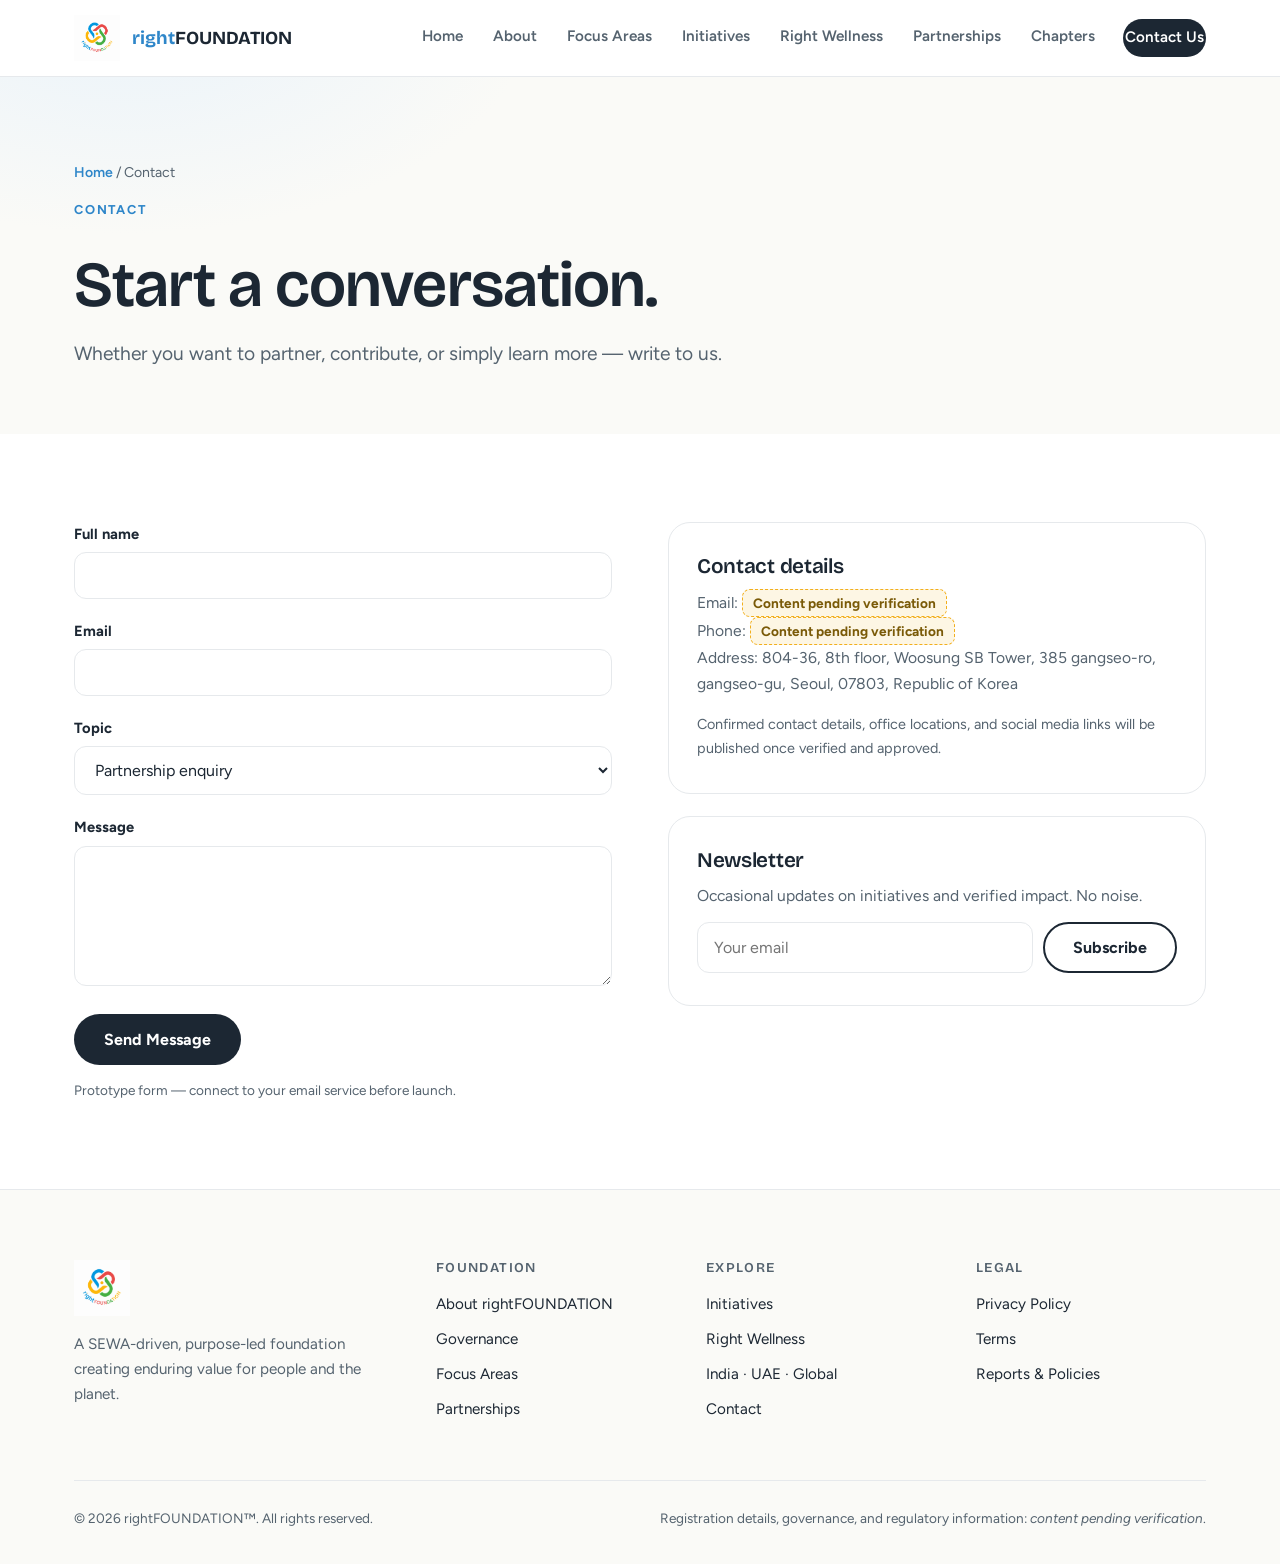
<file: contact.html>
<!DOCTYPE html>
<html lang="en">
<head>
<meta charset="UTF-8">
<meta name="viewport" content="width=device-width, initial-scale=1.0">
<title>Contact | rightFOUNDATION</title>
<meta name="description" content="Contact rightFOUNDATION for partnerships, Right Wellness, and general enquiries.">
<link rel="icon" href="assets/logo.png">
<link rel="preconnect" href="https://fonts.googleapis.com">
<link href="https://fonts.googleapis.com/css2?family=Bricolage+Grotesque:wght@400;500;600;700&family=Figtree:wght@400;600;700;800&display=swap" rel="stylesheet">
<link rel="stylesheet" href="assets/style.css">
</head>
<body>

<header class="site-header">
  <div class="wrap nav">
    <a class="brand" href="index.html"><img src="assets/logo.png" alt="rightFOUNDATION logo"><span><b>right</b>FOUNDATION</span></a>
    <button class="menu-btn" aria-label="Open menu" aria-expanded="false">&#9776;</button>
    <nav class="nav-links" aria-label="Main navigation">
      <a href="index.html">Home</a>
      <a href="about.html">About</a>
      <a href="focus-areas.html">Focus Areas</a>
      <a href="initiatives.html">Initiatives</a>
      <a href="wellness.html">Right Wellness</a>
      <a href="partnerships.html">Partnerships</a>
      <a href="chapters.html">Chapters</a>
      <a href="contact.html" class="nav-cta">Contact Us</a>
    </nav>
  </div>
</header>

<section class="page-hero">
  <div class="wrap">
    <nav class="breadcrumbs"><a href="index.html">Home</a> / Contact</nav>
    <span class="eyebrow c-blue">Contact</span>
    <h1>Start a conversation.</h1>
    <p class="lead">Whether you want to partner, contribute, or simply learn more &mdash; write to us.</p>
  </div>
</section>

<section class="section">
  <div class="wrap">
    <div class="grid-2" style="align-items:start;gap:56px">
      <form class="form-grid" data-demo style="grid-template-columns:1fr">
        <div><label for="c-name">Full name</label><input id="c-name" name="name" required autocomplete="name"></div>
        <div><label for="c-email">Email</label><input id="c-email" type="email" name="email" required autocomplete="email"></div>
        <div>
          <label for="c-topic">Topic</label>
          <select id="c-topic" name="topic">
            <option>Partnership enquiry</option>
            <option>Right Wellness</option>
            <option>Media / general enquiry</option>
            <option>Other</option>
          </select>
        </div>
        <div><label for="c-msg">Message</label><textarea id="c-msg" name="message" required></textarea></div>
        <div><button class="btn btn-primary" type="submit">Send Message</button>
        <p class="form-note">Prototype form &mdash; connect to your email service before launch.</p></div>
      </form>
      <div>
        <div class="card">
          <h3>Contact details</h3>
          <p style="margin-top:10px">Email: <span class="pending">Content pending verification</span></p>
          <p>Phone: <span class="pending">Content pending verification</span></p>
          <p>Address: 804-36, 8th floor, Woosung SB Tower, 385 gangseo-ro, gangseo-gu, Seoul, 07803, Republic of Korea</p>
          <p style="margin-top:16px;font-size:.9rem">Confirmed contact details, office locations, and social media links will be published once verified and approved.</p>
        </div>
        <div class="card" style="margin-top:22px">
          <h3>Newsletter</h3>
          <p style="margin:10px 0 14px">Occasional updates on initiatives and verified impact. No noise.</p>
          <form data-demo style="display:flex;gap:10px;flex-wrap:wrap">
            <input type="email" placeholder="Your email" aria-label="Email for newsletter" style="flex:1;min-width:200px">
            <button class="btn btn-outline" type="submit">Subscribe</button>
          </form>
        </div>
      </div>
    </div>
  </div>
</section>

<footer class="site-footer">
  <div class="wrap">
    <div class="footer-grid">
      <div class="footer-brand">
        <img src="assets/logo.png" alt="rightFOUNDATION logo">
        <p>A SEWA-driven, purpose-led foundation creating enduring value for people and the planet.</p>
      </div>
      <div>
        <h4>Foundation</h4>
        <ul>
          <li><a href="about.html">About rightFOUNDATION</a></li>
          <li><a href="about.html#governance">Governance</a></li>
          <li><a href="focus-areas.html">Focus Areas</a></li>
          <li><a href="partnerships.html">Partnerships</a></li>
        </ul>
      </div>
      <div>
        <h4>Explore</h4>
        <ul>
          <li><a href="initiatives.html">Initiatives</a></li>
          <li><a href="wellness.html">Right Wellness</a></li>
          <li><a href="chapters.html">India &middot; UAE &middot; Global</a></li>
          <li><a href="contact.html">Contact</a></li>
        </ul>
      </div>
      <div>
        <h4>Legal</h4>
        <ul>
          <li><a href="privacy.html">Privacy Policy</a></li>
          <li><a href="privacy.html#terms">Terms</a></li>
          <li><a href="privacy.html#reports">Reports &amp; Policies</a></li>
        </ul>
      </div>
    </div>
    <div class="footer-bottom">
      <span>&copy; 2026 rightFOUNDATION&trade;. All rights reserved.</span>
      <span>Registration details, governance, and regulatory information: <em>content pending verification</em>.</span>
    </div>
  </div>
</footer>

<script src="assets/script.js"></script>
</body>
</html>
</file>
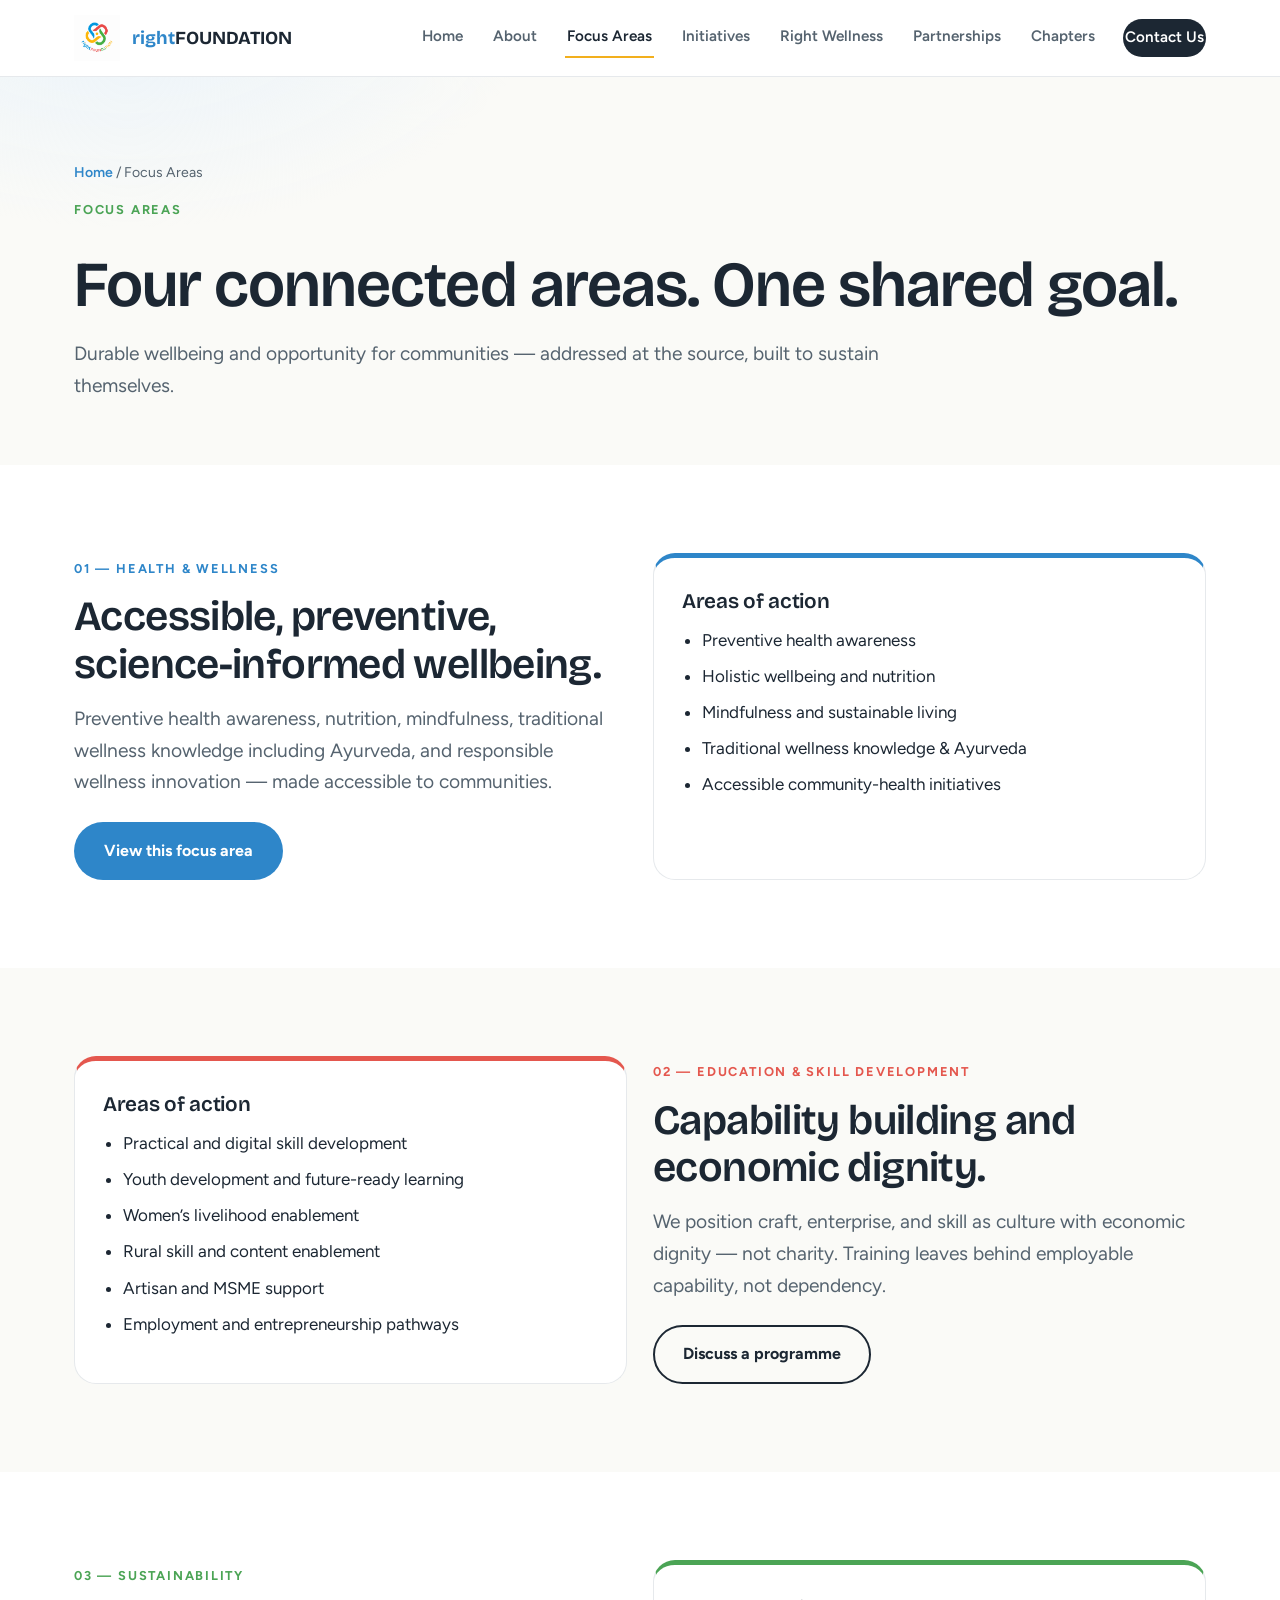
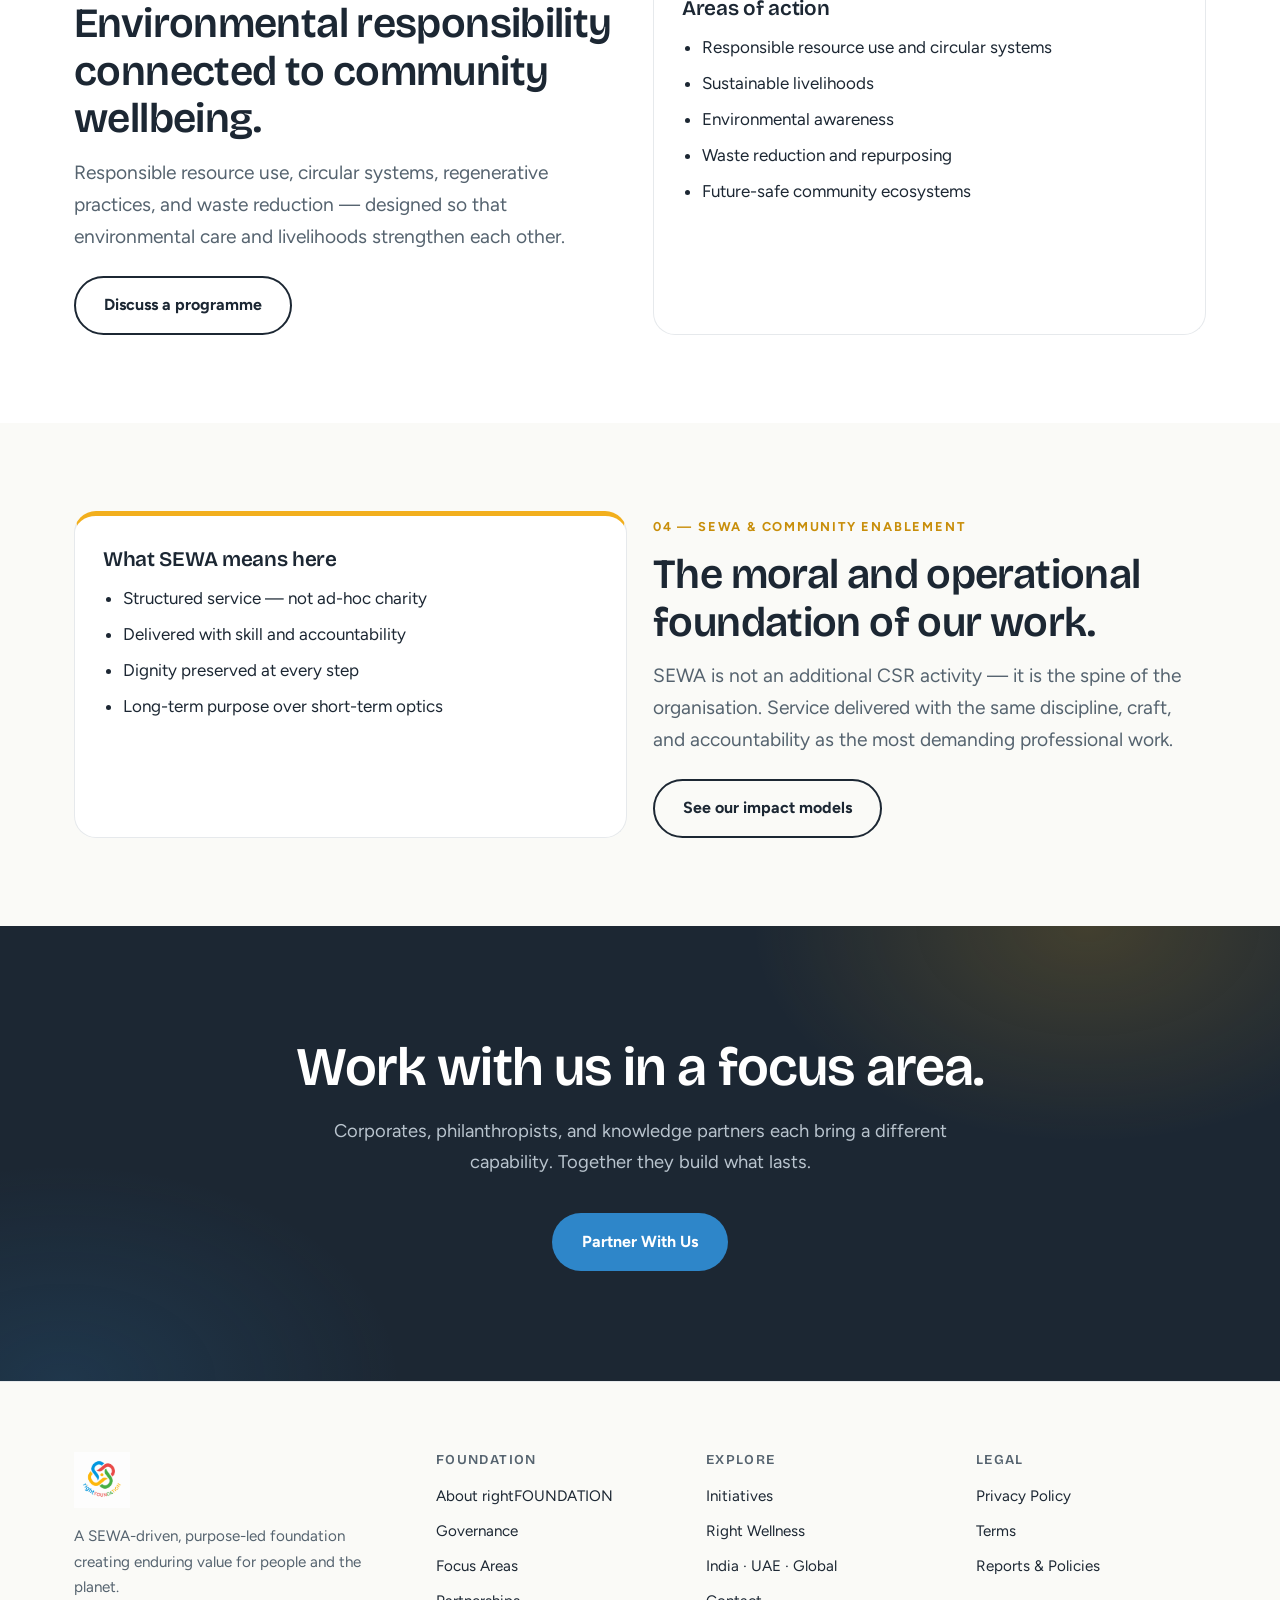
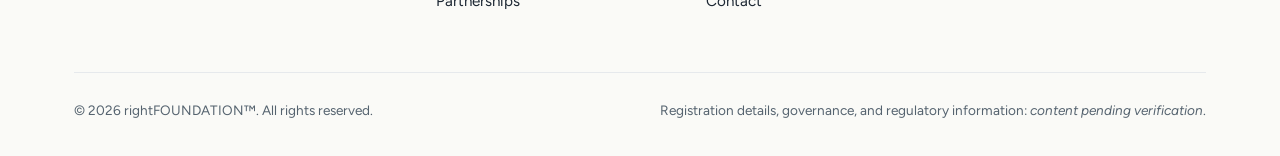
<file: focus-areas.html>
<!DOCTYPE html>
<html lang="en">
<head>
<meta charset="UTF-8">
<meta name="viewport" content="width=device-width, initial-scale=1.0">
<title>Focus Areas | rightFOUNDATION</title>
<meta name="description" content="Health & Wellness, Education & Skill Development, Sustainability, and SEWA-driven Community Enablement — the four focus areas of rightFOUNDATION.">
<link rel="icon" href="assets/logo.png">
<link rel="preconnect" href="https://fonts.googleapis.com">
<link href="https://fonts.googleapis.com/css2?family=Bricolage+Grotesque:wght@400;500;600;700&family=Figtree:wght@400;600;700;800&display=swap" rel="stylesheet">
<link rel="stylesheet" href="assets/style.css">
</head>
<body>

<header class="site-header">
  <div class="wrap nav">
    <a class="brand" href="index.html"><img src="assets/logo.png" alt="rightFOUNDATION logo"><span><b>right</b>FOUNDATION</span></a>
    <button class="menu-btn" aria-label="Open menu" aria-expanded="false">&#9776;</button>
    <nav class="nav-links" aria-label="Main navigation">
      <a href="index.html">Home</a>
      <a href="about.html">About</a>
      <a href="focus-areas.html">Focus Areas</a>
      <a href="initiatives.html">Initiatives</a>
      <a href="wellness.html">Right Wellness</a>
      <a href="partnerships.html">Partnerships</a>
      <a href="chapters.html">Chapters</a>
      <a href="contact.html" class="nav-cta">Contact Us</a>
    </nav>
  </div>
</header>

<section class="page-hero">
  <div class="wrap">
    <nav class="breadcrumbs"><a href="index.html">Home</a> / Focus Areas</nav>
    <span class="eyebrow c-green">Focus Areas</span>
    <h1>Four connected areas. One shared goal.</h1>
    <p class="lead">Durable wellbeing and opportunity for communities &mdash; addressed at the source, built to sustain themselves.</p>
  </div>
</section>

<section class="section" id="health">
  <div class="wrap">
    <div class="grid-2">
      <div class="reveal">
        <span class="eyebrow c-blue">01 &mdash; Health &amp; Wellness</span>
        <h2>Accessible, preventive, science-informed wellbeing.</h2>
        <p class="lead" style="margin-top:14px">Preventive health awareness, nutrition, mindfulness, traditional wellness knowledge including Ayurveda, and responsible wellness innovation &mdash; made accessible to communities.</p>
        <div style="margin-top:24px"><a class="btn btn-blue" href="focus-health-wellness.html">View this focus area</a></div>
      </div>
      <div class="card focus f-blue reveal">
        <h3>Areas of action</h3>
        <ul class="prose" style="list-style:disc;padding-left:20px;margin-top:12px">
          <li>Preventive health awareness</li>
          <li>Holistic wellbeing and nutrition</li>
          <li>Mindfulness and sustainable living</li>
          <li>Traditional wellness knowledge &amp; Ayurveda</li>
          <li>Accessible community-health initiatives</li>
        </ul>
      </div>
    </div>
  </div>
</section>

<section class="section tint-paper" id="education">
  <div class="wrap">
    <div class="grid-2">
      <div class="card focus f-red reveal">
        <h3>Areas of action</h3>
        <ul class="prose" style="list-style:disc;padding-left:20px;margin-top:12px">
          <li>Practical and digital skill development</li>
          <li>Youth development and future-ready learning</li>
          <li>Women&rsquo;s livelihood enablement</li>
          <li>Rural skill and content enablement</li>
          <li>Artisan and MSME support</li>
          <li>Employment and entrepreneurship pathways</li>
        </ul>
      </div>
      <div class="reveal">
        <span class="eyebrow c-red">02 &mdash; Education &amp; Skill Development</span>
        <h2>Capability building and economic dignity.</h2>
        <p class="lead" style="margin-top:14px">We position craft, enterprise, and skill as culture with economic dignity &mdash; not charity. Training leaves behind employable capability, not dependency.</p>
        <div style="margin-top:24px"><a class="btn btn-outline" href="contact.html">Discuss a programme</a></div>
      </div>
    </div>
  </div>
</section>

<section class="section" id="sustainability">
  <div class="wrap">
    <div class="grid-2">
      <div class="reveal">
        <span class="eyebrow c-green">03 &mdash; Sustainability</span>
        <h2>Environmental responsibility connected to community wellbeing.</h2>
        <p class="lead" style="margin-top:14px">Responsible resource use, circular systems, regenerative practices, and waste reduction &mdash; designed so that environmental care and livelihoods strengthen each other.</p>
        <div style="margin-top:24px"><a class="btn btn-outline" href="contact.html">Discuss a programme</a></div>
      </div>
      <div class="card focus f-green reveal">
        <h3>Areas of action</h3>
        <ul class="prose" style="list-style:disc;padding-left:20px;margin-top:12px">
          <li>Responsible resource use and circular systems</li>
          <li>Sustainable livelihoods</li>
          <li>Environmental awareness</li>
          <li>Waste reduction and repurposing</li>
          <li>Future-safe community ecosystems</li>
        </ul>
      </div>
    </div>
  </div>
</section>

<section class="section tint-paper" id="community">
  <div class="wrap">
    <div class="grid-2">
      <div class="card focus f-yellow reveal">
        <h3>What SEWA means here</h3>
        <ul class="prose" style="list-style:disc;padding-left:20px;margin-top:12px">
          <li>Structured service &mdash; not ad-hoc charity</li>
          <li>Delivered with skill and accountability</li>
          <li>Dignity preserved at every step</li>
          <li>Long-term purpose over short-term optics</li>
        </ul>
      </div>
      <div class="reveal">
        <span class="eyebrow c-yellow">04 &mdash; SEWA &amp; Community Enablement</span>
        <h2>The moral and operational foundation of our work.</h2>
        <p class="lead" style="margin-top:14px">SEWA is not an additional CSR activity &mdash; it is the spine of the organisation. Service delivered with the same discipline, craft, and accountability as the most demanding professional work.</p>
        <div style="margin-top:24px"><a class="btn btn-outline" href="initiatives.html">See our impact models</a></div>
      </div>
    </div>
  </div>
</section>

<section class="big-cta">
  <div class="wrap">
    <h2>Work with us in a focus area.</h2>
    <p>Corporates, philanthropists, and knowledge partners each bring a different capability. Together they build what lasts.</p>
    <div class="btn-row"><a class="btn btn-blue" href="partnerships.html">Partner With Us</a></div>
  </div>
</section>

<footer class="site-footer">
  <div class="wrap">
    <div class="footer-grid">
      <div class="footer-brand">
        <img src="assets/logo.png" alt="rightFOUNDATION logo">
        <p>A SEWA-driven, purpose-led foundation creating enduring value for people and the planet.</p>
      </div>
      <div>
        <h4>Foundation</h4>
        <ul>
          <li><a href="about.html">About rightFOUNDATION</a></li>
          <li><a href="about.html#governance">Governance</a></li>
          <li><a href="focus-areas.html">Focus Areas</a></li>
          <li><a href="partnerships.html">Partnerships</a></li>
        </ul>
      </div>
      <div>
        <h4>Explore</h4>
        <ul>
          <li><a href="initiatives.html">Initiatives</a></li>
          <li><a href="wellness.html">Right Wellness</a></li>
          <li><a href="chapters.html">India &middot; UAE &middot; Global</a></li>
          <li><a href="contact.html">Contact</a></li>
        </ul>
      </div>
      <div>
        <h4>Legal</h4>
        <ul>
          <li><a href="privacy.html">Privacy Policy</a></li>
          <li><a href="privacy.html#terms">Terms</a></li>
          <li><a href="privacy.html#reports">Reports &amp; Policies</a></li>
        </ul>
      </div>
    </div>
    <div class="footer-bottom">
      <span>&copy; 2026 rightFOUNDATION&trade;. All rights reserved.</span>
      <span>Registration details, governance, and regulatory information: <em>content pending verification</em>.</span>
    </div>
  </div>
</footer>

<script src="assets/script.js"></script>
</body>
</html>
</file>
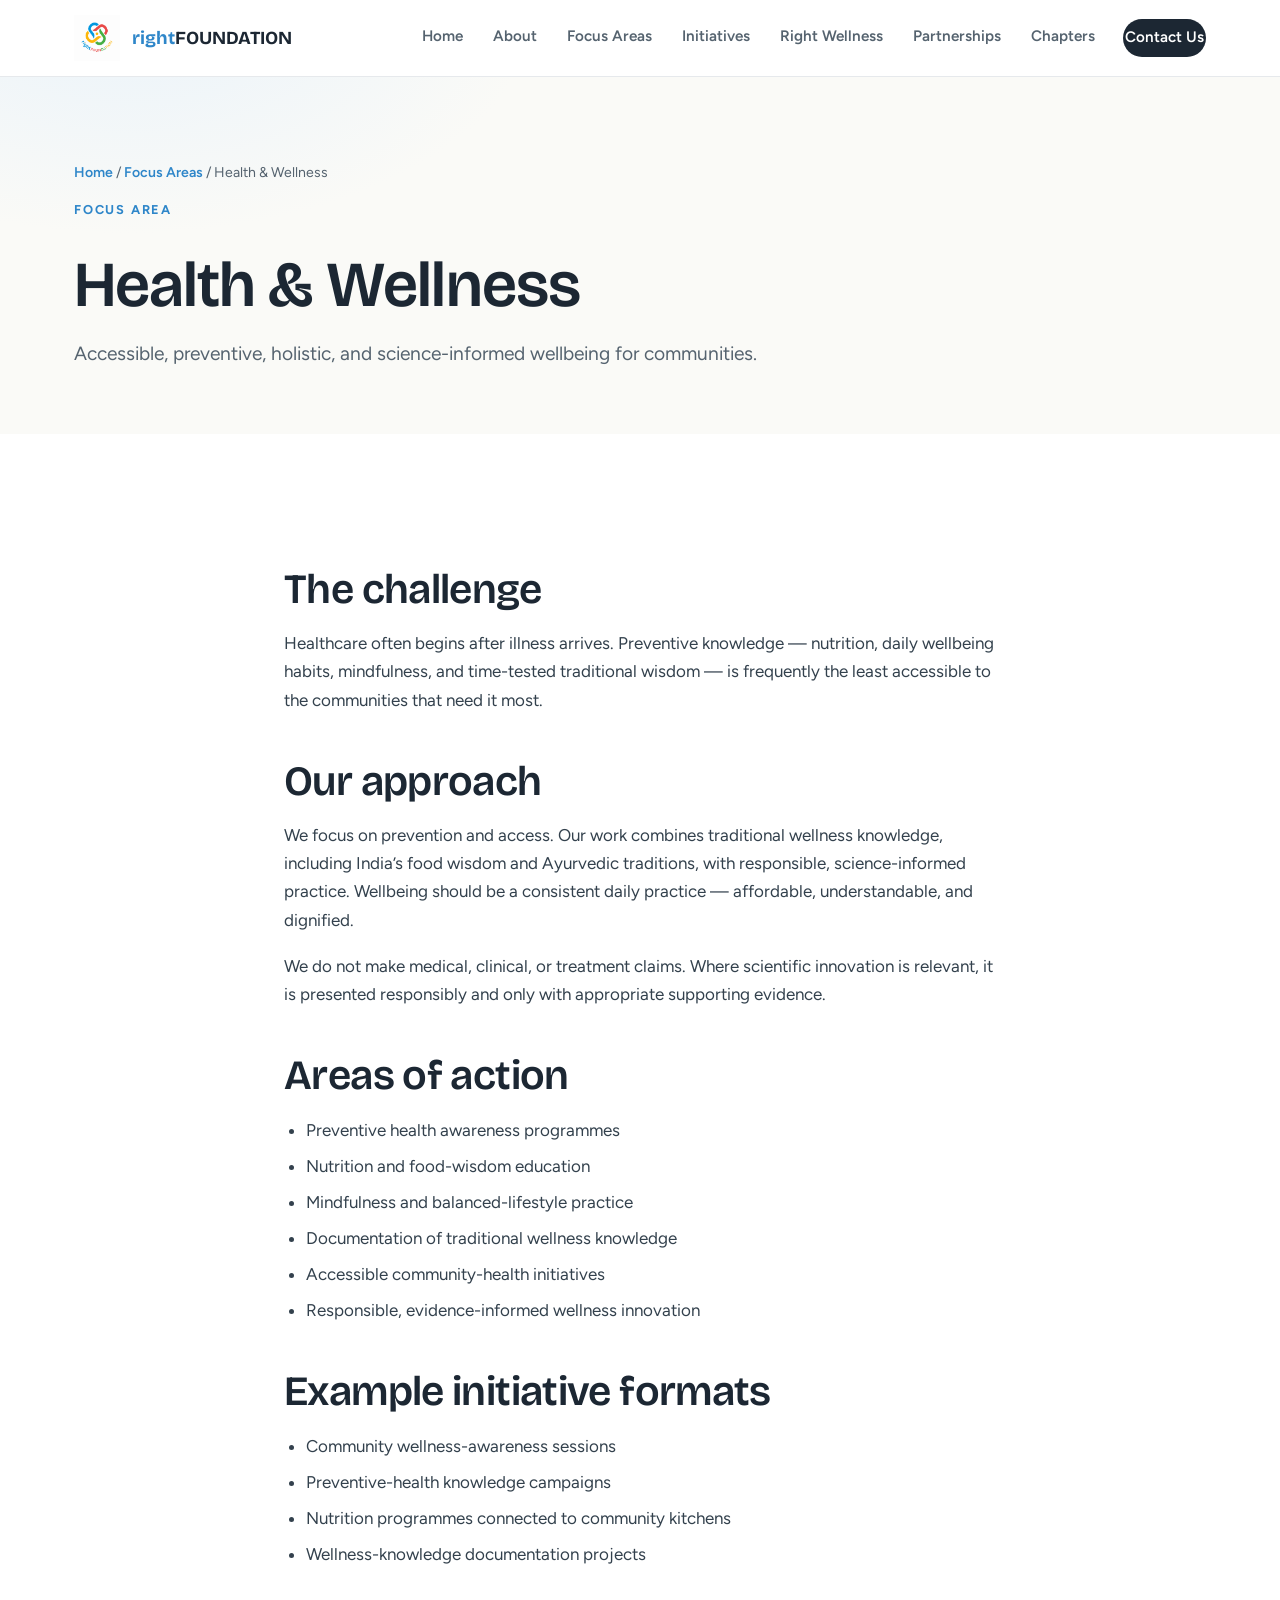
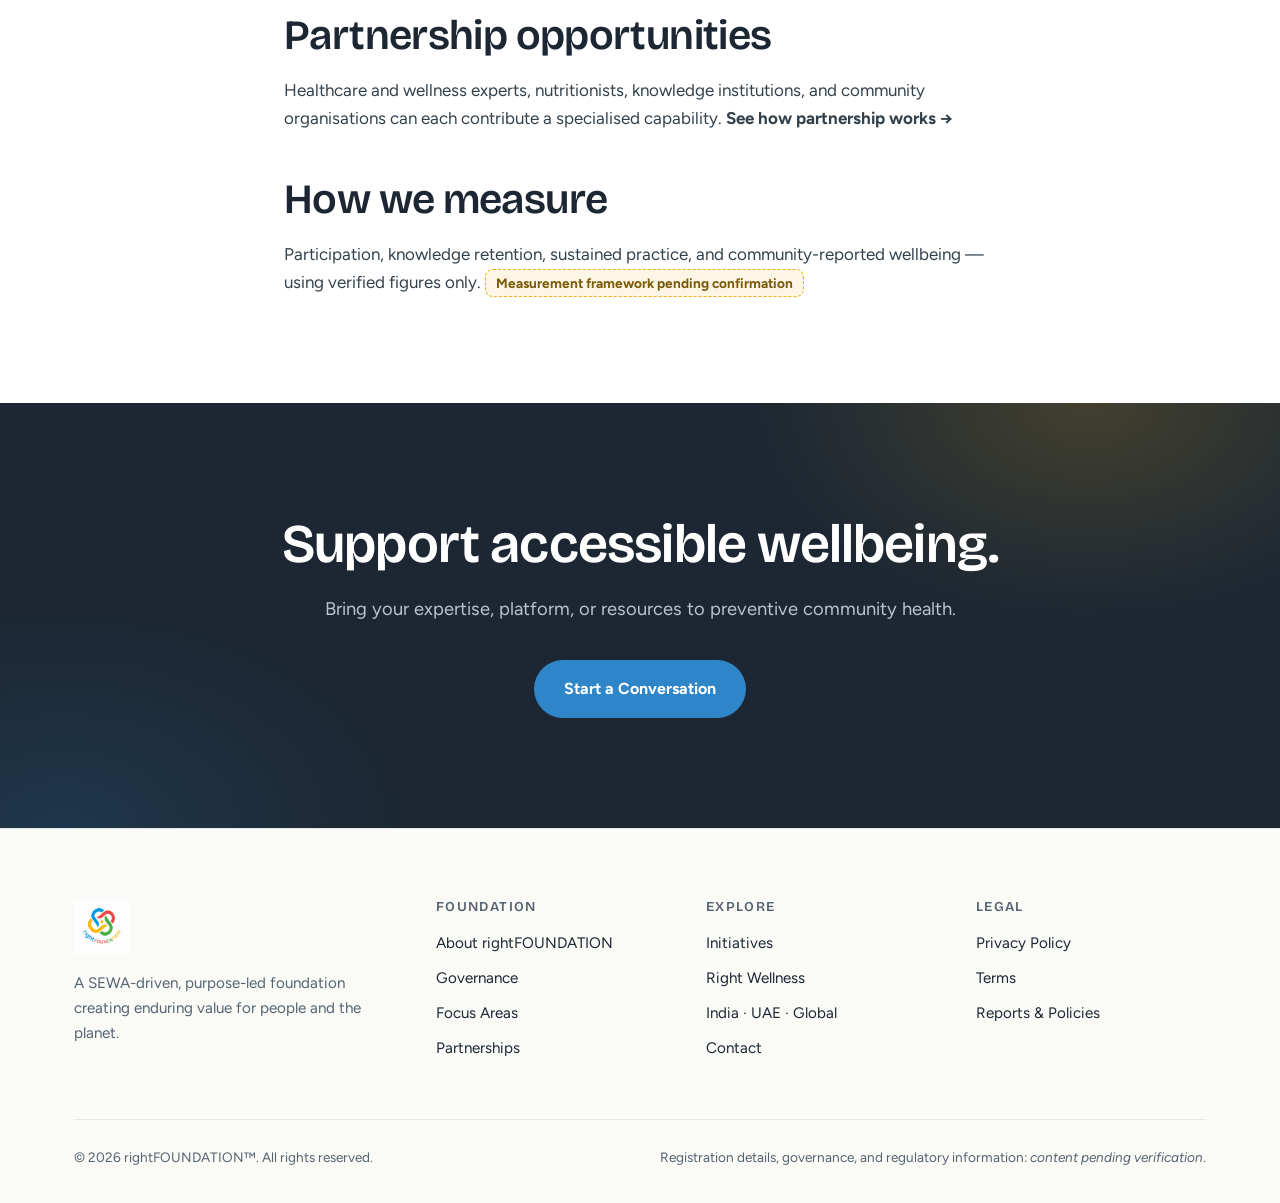
<file: focus-health-wellness.html>
<!DOCTYPE html>
<html lang="en">
<head>
<meta charset="UTF-8">
<meta name="viewport" content="width=device-width, initial-scale=1.0">
<title>Health & Wellness | rightFOUNDATION</title>
<meta name="description" content="Preventive, accessible, science-informed wellbeing: the Health & Wellness focus area of rightFOUNDATION.">
<link rel="icon" href="assets/logo.png">
<link rel="preconnect" href="https://fonts.googleapis.com">
<link href="https://fonts.googleapis.com/css2?family=Bricolage+Grotesque:wght@400;500;600;700&family=Figtree:wght@400;600;700;800&display=swap" rel="stylesheet">
<link rel="stylesheet" href="assets/style.css">
</head>
<body>

<header class="site-header">
  <div class="wrap nav">
    <a class="brand" href="index.html"><img src="assets/logo.png" alt="rightFOUNDATION logo"><span><b>right</b>FOUNDATION</span></a>
    <button class="menu-btn" aria-label="Open menu" aria-expanded="false">&#9776;</button>
    <nav class="nav-links" aria-label="Main navigation">
      <a href="index.html">Home</a>
      <a href="about.html">About</a>
      <a href="focus-areas.html">Focus Areas</a>
      <a href="initiatives.html">Initiatives</a>
      <a href="wellness.html">Right Wellness</a>
      <a href="partnerships.html">Partnerships</a>
      <a href="chapters.html">Chapters</a>
      <a href="contact.html" class="nav-cta">Contact Us</a>
    </nav>
  </div>
</header>

<section class="page-hero">
  <div class="wrap">
    <nav class="breadcrumbs"><a href="index.html">Home</a> / <a href="focus-areas.html">Focus Areas</a> / Health &amp; Wellness</nav>
    <span class="eyebrow c-blue">Focus Area</span>
    <h1>Health &amp; Wellness</h1>
    <p class="lead">Accessible, preventive, holistic, and science-informed wellbeing for communities.</p>
  </div>
</section>

<section class="section">
  <div class="wrap prose">
    <h2>The challenge</h2>
    <p>Healthcare often begins after illness arrives. Preventive knowledge &mdash; nutrition, daily wellbeing habits, mindfulness, and time-tested traditional wisdom &mdash; is frequently the least accessible to the communities that need it most.</p>

    <h2>Our approach</h2>
    <p>We focus on prevention and access. Our work combines traditional wellness knowledge, including India&rsquo;s food wisdom and Ayurvedic traditions, with responsible, science-informed practice. Wellbeing should be a consistent daily practice &mdash; affordable, understandable, and dignified.</p>
    <p>We do not make medical, clinical, or treatment claims. Where scientific innovation is relevant, it is presented responsibly and only with appropriate supporting evidence.</p>

    <h2>Areas of action</h2>
    <ul>
      <li>Preventive health awareness programmes</li>
      <li>Nutrition and food-wisdom education</li>
      <li>Mindfulness and balanced-lifestyle practice</li>
      <li>Documentation of traditional wellness knowledge</li>
      <li>Accessible community-health initiatives</li>
      <li>Responsible, evidence-informed wellness innovation</li>
    </ul>

    <h2>Example initiative formats</h2>
    <ul>
      <li>Community wellness-awareness sessions</li>
      <li>Preventive-health knowledge campaigns</li>
      <li>Nutrition programmes connected to community kitchens</li>
      <li>Wellness-knowledge documentation projects</li>
    </ul>

    <h2>Partnership opportunities</h2>
    <p>Healthcare and wellness experts, nutritionists, knowledge institutions, and community organisations can each contribute a specialised capability. <a href="partnerships.html"><strong>See how partnership works &rarr;</strong></a></p>

    <h2>How we measure</h2>
    <p>Participation, knowledge retention, sustained practice, and community-reported wellbeing &mdash; using verified figures only. <span class="pending">Measurement framework pending confirmation</span></p>
  </div>
</section>

<section class="big-cta">
  <div class="wrap">
    <h2>Support accessible wellbeing.</h2>
    <p>Bring your expertise, platform, or resources to preventive community health.</p>
    <div class="btn-row"><a class="btn btn-blue" href="contact.html">Start a Conversation</a></div>
  </div>
</section>

<footer class="site-footer">
  <div class="wrap">
    <div class="footer-grid">
      <div class="footer-brand">
        <img src="assets/logo.png" alt="rightFOUNDATION logo">
        <p>A SEWA-driven, purpose-led foundation creating enduring value for people and the planet.</p>
      </div>
      <div>
        <h4>Foundation</h4>
        <ul>
          <li><a href="about.html">About rightFOUNDATION</a></li>
          <li><a href="about.html#governance">Governance</a></li>
          <li><a href="focus-areas.html">Focus Areas</a></li>
          <li><a href="partnerships.html">Partnerships</a></li>
        </ul>
      </div>
      <div>
        <h4>Explore</h4>
        <ul>
          <li><a href="initiatives.html">Initiatives</a></li>
          <li><a href="wellness.html">Right Wellness</a></li>
          <li><a href="chapters.html">India &middot; UAE &middot; Global</a></li>
          <li><a href="contact.html">Contact</a></li>
        </ul>
      </div>
      <div>
        <h4>Legal</h4>
        <ul>
          <li><a href="privacy.html">Privacy Policy</a></li>
          <li><a href="privacy.html#terms">Terms</a></li>
          <li><a href="privacy.html#reports">Reports &amp; Policies</a></li>
        </ul>
      </div>
    </div>
    <div class="footer-bottom">
      <span>&copy; 2026 rightFOUNDATION&trade;. All rights reserved.</span>
      <span>Registration details, governance, and regulatory information: <em>content pending verification</em>.</span>
    </div>
  </div>
</footer>

<script src="assets/script.js"></script>
</body>
</html>
</file>
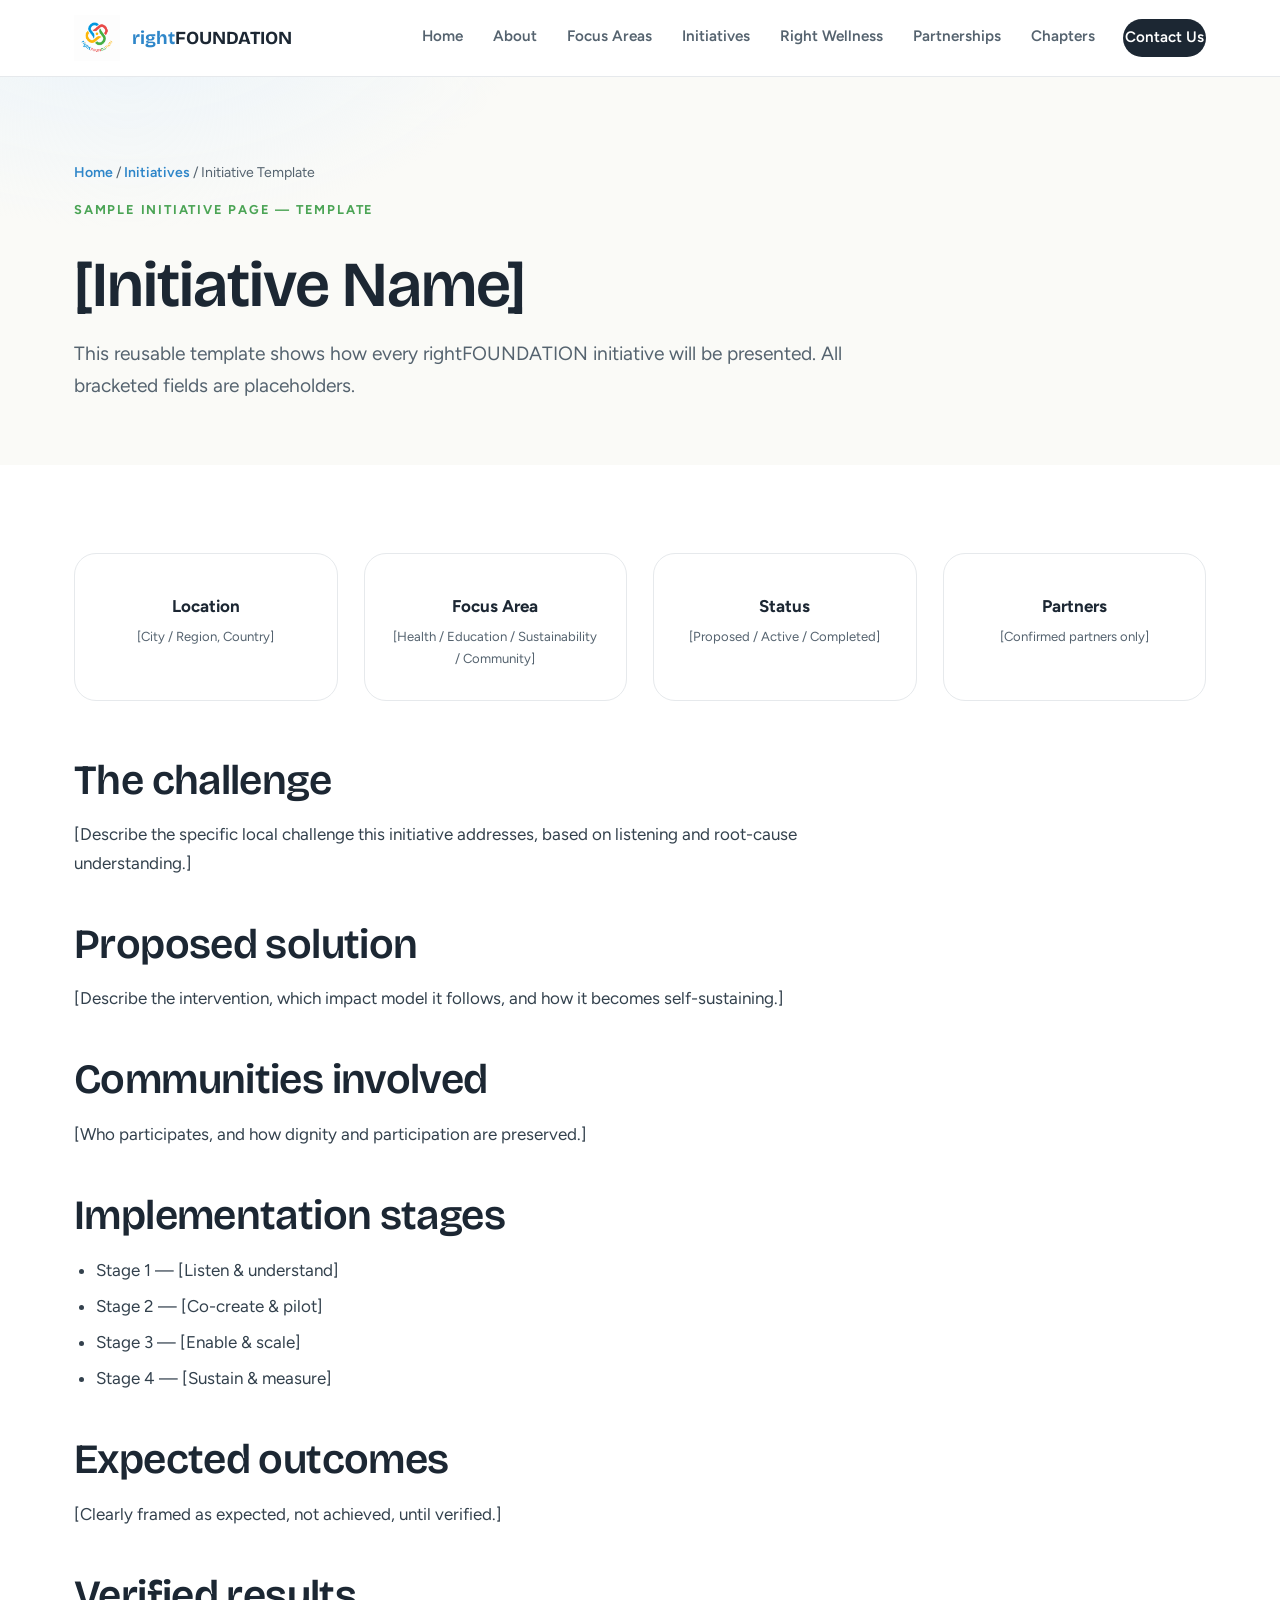
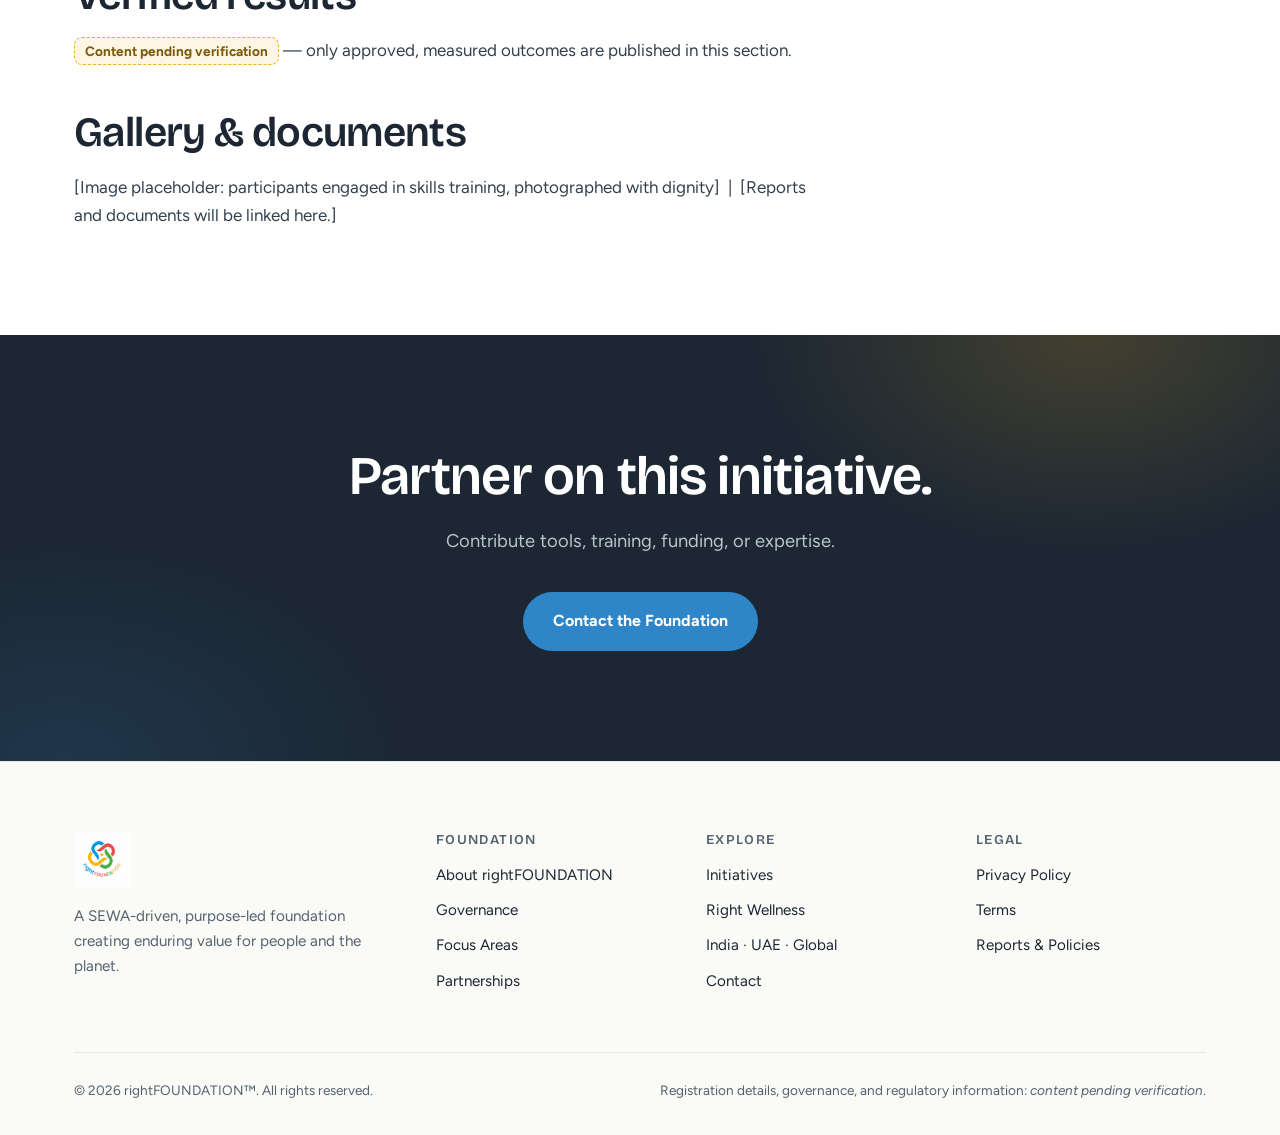
<file: initiative-template.html>
<!DOCTYPE html>
<html lang="en">
<head>
<meta charset="UTF-8">
<meta name="viewport" content="width=device-width, initial-scale=1.0">
<title>Initiative Template | rightFOUNDATION</title>
<meta name="description" content="Reusable initiative-detail template for rightFOUNDATION programmes: challenge, solution, stages, partners, and verified results.">
<link rel="icon" href="assets/logo.png">
<link rel="preconnect" href="https://fonts.googleapis.com">
<link href="https://fonts.googleapis.com/css2?family=Bricolage+Grotesque:wght@400;500;600;700&family=Figtree:wght@400;600;700;800&display=swap" rel="stylesheet">
<link rel="stylesheet" href="assets/style.css">
</head>
<body>

<header class="site-header">
  <div class="wrap nav">
    <a class="brand" href="index.html"><img src="assets/logo.png" alt="rightFOUNDATION logo"><span><b>right</b>FOUNDATION</span></a>
    <button class="menu-btn" aria-label="Open menu" aria-expanded="false">&#9776;</button>
    <nav class="nav-links" aria-label="Main navigation">
      <a href="index.html">Home</a>
      <a href="about.html">About</a>
      <a href="focus-areas.html">Focus Areas</a>
      <a href="initiatives.html">Initiatives</a>
      <a href="wellness.html">Right Wellness</a>
      <a href="partnerships.html">Partnerships</a>
      <a href="chapters.html">Chapters</a>
      <a href="contact.html" class="nav-cta">Contact Us</a>
    </nav>
  </div>
</header>

<section class="page-hero">
  <div class="wrap">
    <nav class="breadcrumbs"><a href="index.html">Home</a> / <a href="initiatives.html">Initiatives</a> / Initiative Template</nav>
    <span class="eyebrow c-green">Sample Initiative Page &mdash; Template</span>
    <h1>[Initiative Name]</h1>
    <p class="lead">This reusable template shows how every rightFOUNDATION initiative will be presented. All bracketed fields are placeholders.</p>
  </div>
</section>

<section class="section">
  <div class="wrap">
    <div class="grid-4" style="margin-bottom:56px">
      <div class="stat"><div class="lbl">Location</div><div class="src">[City / Region, Country]</div></div>
      <div class="stat"><div class="lbl">Focus Area</div><div class="src">[Health / Education / Sustainability / Community]</div></div>
      <div class="stat"><div class="lbl">Status</div><div class="src">[Proposed / Active / Completed]</div></div>
      <div class="stat"><div class="lbl">Partners</div><div class="src">[Confirmed partners only]</div></div>
    </div>

    <div class="prose">
      <h2>The challenge</h2>
      <p>[Describe the specific local challenge this initiative addresses, based on listening and root-cause understanding.]</p>

      <h2>Proposed solution</h2>
      <p>[Describe the intervention, which impact model it follows, and how it becomes self-sustaining.]</p>

      <h2>Communities involved</h2>
      <p>[Who participates, and how dignity and participation are preserved.]</p>

      <h2>Implementation stages</h2>
      <ul>
        <li>Stage 1 &mdash; [Listen &amp; understand]</li>
        <li>Stage 2 &mdash; [Co-create &amp; pilot]</li>
        <li>Stage 3 &mdash; [Enable &amp; scale]</li>
        <li>Stage 4 &mdash; [Sustain &amp; measure]</li>
      </ul>

      <h2>Expected outcomes</h2>
      <p>[Clearly framed as expected, not achieved, until verified.]</p>

      <h2>Verified results</h2>
      <p><span class="pending">Content pending verification</span> &mdash; only approved, measured outcomes are published in this section.</p>

      <h2>Gallery &amp; documents</h2>
      <p>[Image placeholder: participants engaged in skills training, photographed with dignity] &nbsp;|&nbsp; [Reports and documents will be linked here.]</p>
    </div>
  </div>
</section>

<section class="big-cta">
  <div class="wrap">
    <h2>Partner on this initiative.</h2>
    <p>Contribute tools, training, funding, or expertise.</p>
    <div class="btn-row"><a class="btn btn-blue" href="contact.html">Contact the Foundation</a></div>
  </div>
</section>

<footer class="site-footer">
  <div class="wrap">
    <div class="footer-grid">
      <div class="footer-brand">
        <img src="assets/logo.png" alt="rightFOUNDATION logo">
        <p>A SEWA-driven, purpose-led foundation creating enduring value for people and the planet.</p>
      </div>
      <div>
        <h4>Foundation</h4>
        <ul>
          <li><a href="about.html">About rightFOUNDATION</a></li>
          <li><a href="about.html#governance">Governance</a></li>
          <li><a href="focus-areas.html">Focus Areas</a></li>
          <li><a href="partnerships.html">Partnerships</a></li>
        </ul>
      </div>
      <div>
        <h4>Explore</h4>
        <ul>
          <li><a href="initiatives.html">Initiatives</a></li>
          <li><a href="wellness.html">Right Wellness</a></li>
          <li><a href="chapters.html">India &middot; UAE &middot; Global</a></li>
          <li><a href="contact.html">Contact</a></li>
        </ul>
      </div>
      <div>
        <h4>Legal</h4>
        <ul>
          <li><a href="privacy.html">Privacy Policy</a></li>
          <li><a href="privacy.html#terms">Terms</a></li>
          <li><a href="privacy.html#reports">Reports &amp; Policies</a></li>
        </ul>
      </div>
    </div>
    <div class="footer-bottom">
      <span>&copy; 2026 rightFOUNDATION&trade;. All rights reserved.</span>
      <span>Registration details, governance, and regulatory information: <em>content pending verification</em>.</span>
    </div>
  </div>
</footer>

<script src="assets/script.js"></script>
</body>
</html>
</file>
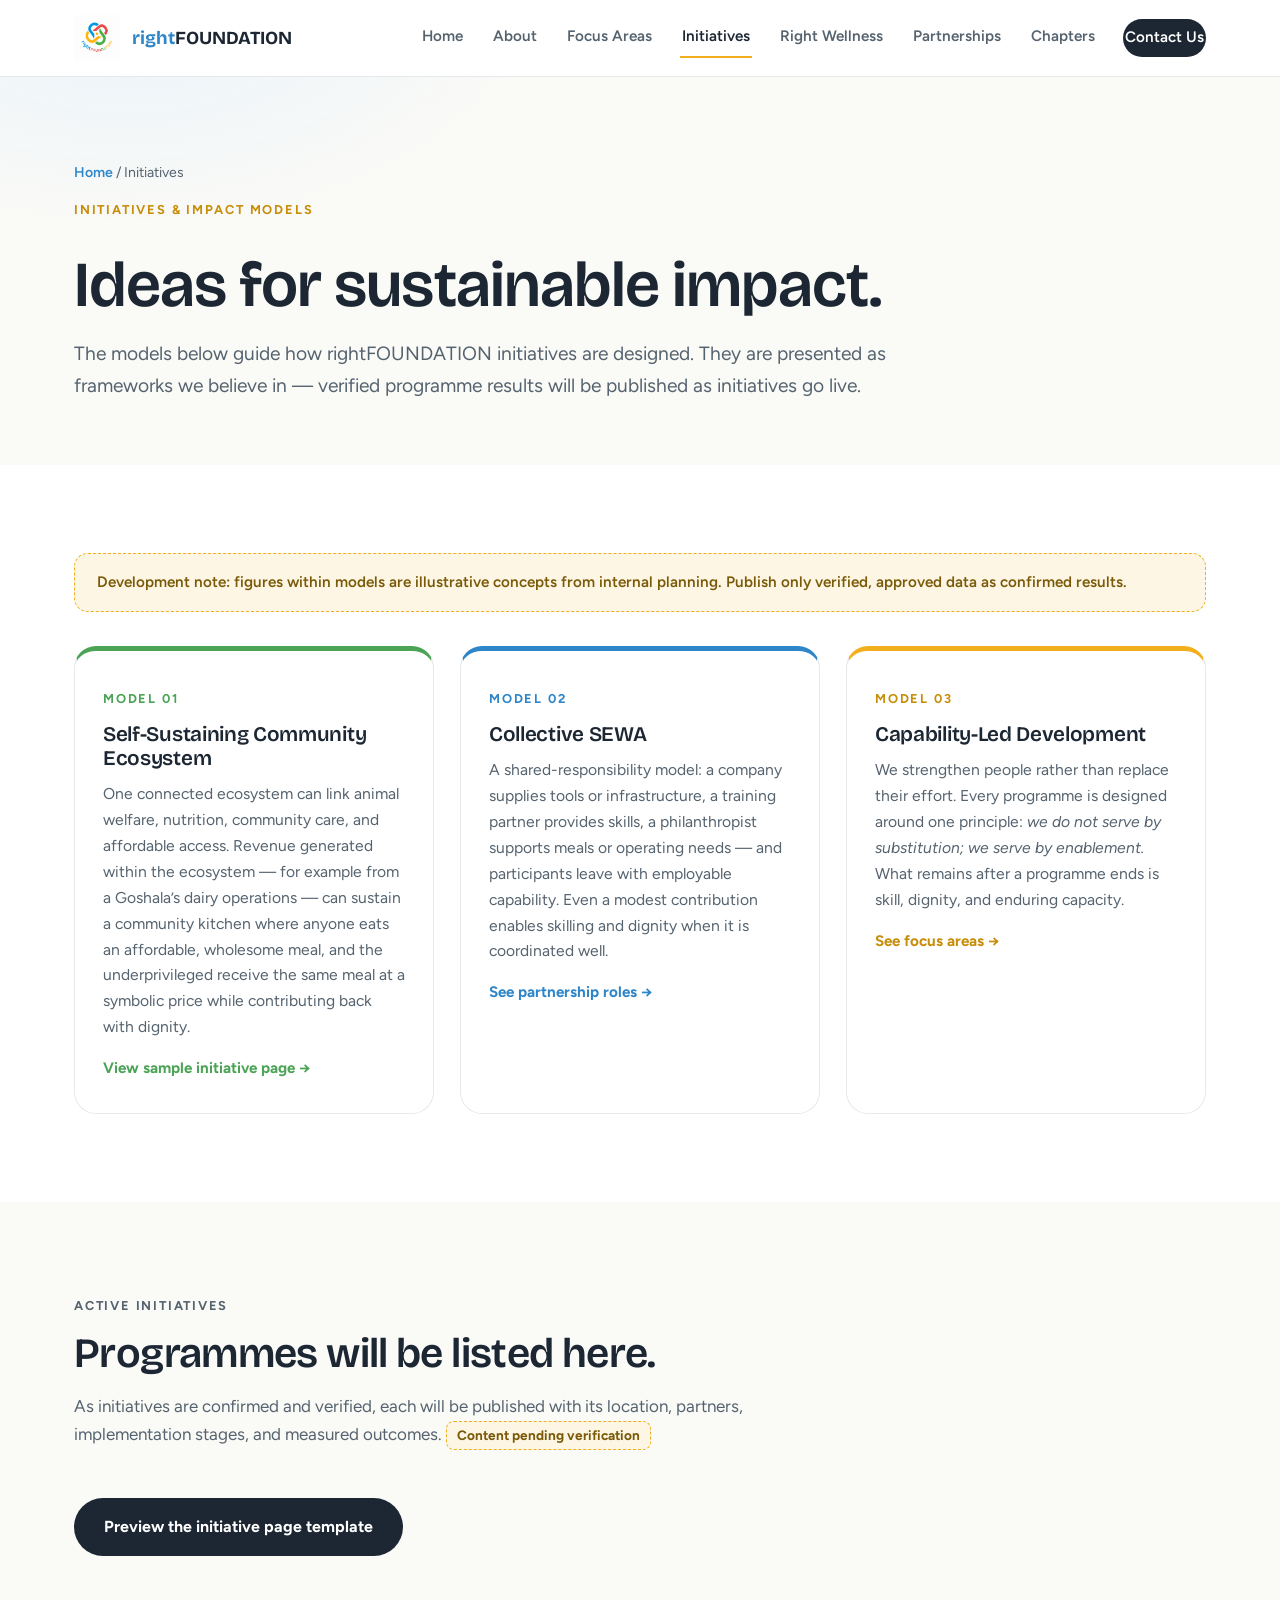
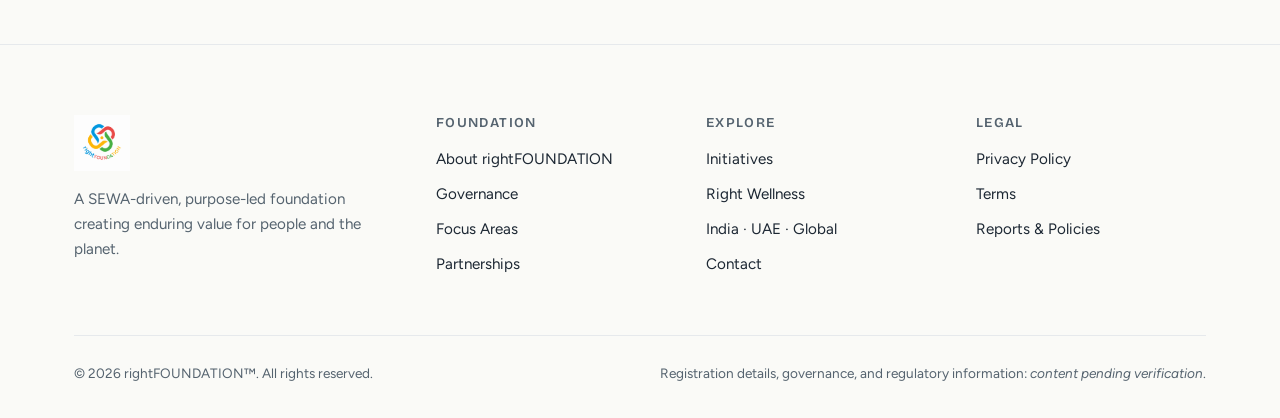
<file: initiatives.html>
<!DOCTYPE html>
<html lang="en">
<head>
<meta charset="UTF-8">
<meta name="viewport" content="width=device-width, initial-scale=1.0">
<title>Initiatives & Impact Models | rightFOUNDATION</title>
<meta name="description" content="Self-Sustaining Community Ecosystems, Collective SEWA, and Capability-Led Development — the impact models behind rightFOUNDATION initiatives.">
<link rel="icon" href="assets/logo.png">
<link rel="preconnect" href="https://fonts.googleapis.com">
<link href="https://fonts.googleapis.com/css2?family=Bricolage+Grotesque:wght@400;500;600;700&family=Figtree:wght@400;600;700;800&display=swap" rel="stylesheet">
<link rel="stylesheet" href="assets/style.css">
</head>
<body>

<header class="site-header">
  <div class="wrap nav">
    <a class="brand" href="index.html"><img src="assets/logo.png" alt="rightFOUNDATION logo"><span><b>right</b>FOUNDATION</span></a>
    <button class="menu-btn" aria-label="Open menu" aria-expanded="false">&#9776;</button>
    <nav class="nav-links" aria-label="Main navigation">
      <a href="index.html">Home</a>
      <a href="about.html">About</a>
      <a href="focus-areas.html">Focus Areas</a>
      <a href="initiatives.html">Initiatives</a>
      <a href="wellness.html">Right Wellness</a>
      <a href="partnerships.html">Partnerships</a>
      <a href="chapters.html">Chapters</a>
      <a href="contact.html" class="nav-cta">Contact Us</a>
    </nav>
  </div>
</header>

<section class="page-hero">
  <div class="wrap">
    <nav class="breadcrumbs"><a href="index.html">Home</a> / Initiatives</nav>
    <span class="eyebrow c-yellow">Initiatives &amp; Impact Models</span>
    <h1>Ideas for sustainable impact.</h1>
    <p class="lead">The models below guide how rightFOUNDATION initiatives are designed. They are presented as frameworks we believe in &mdash; verified programme results will be published as initiatives go live.</p>
  </div>
</section>

<section class="section">
  <div class="wrap">
    <div class="impact-note reveal">Development note: figures within models are illustrative concepts from internal planning. Publish only verified, approved data as confirmed results.</div>

    <div class="grid-3">
      <div class="card focus f-green reveal">
        <span class="eyebrow c-green">Model 01</span>
        <h3>Self-Sustaining Community Ecosystem</h3>
        <p>One connected ecosystem can link animal welfare, nutrition, community care, and affordable access. Revenue generated within the ecosystem &mdash; for example from a Goshala&rsquo;s dairy operations &mdash; can sustain a community kitchen where anyone eats an affordable, wholesome meal, and the underprivileged receive the same meal at a symbolic price while contributing back with dignity.</p>
        <a class="card-link c-green" href="initiative-template.html">View sample initiative page &rarr;</a>
      </div>
      <div class="card focus f-blue reveal">
        <span class="eyebrow c-blue">Model 02</span>
        <h3>Collective SEWA</h3>
        <p>A shared-responsibility model: a company supplies tools or infrastructure, a training partner provides skills, a philanthropist supports meals or operating needs &mdash; and participants leave with employable capability. Even a modest contribution enables skilling and dignity when it is coordinated well.</p>
        <a class="card-link c-blue" href="partnerships.html">See partnership roles &rarr;</a>
      </div>
      <div class="card focus f-yellow reveal">
        <span class="eyebrow c-yellow">Model 03</span>
        <h3>Capability-Led Development</h3>
        <p>We strengthen people rather than replace their effort. Every programme is designed around one principle: <em>we do not serve by substitution; we serve by enablement.</em> What remains after a programme ends is skill, dignity, and enduring capacity.</p>
        <a class="card-link c-yellow" href="focus-areas.html">See focus areas &rarr;</a>
      </div>
    </div>
  </div>
</section>

<section class="section tint-paper">
  <div class="wrap">
    <div class="section-head reveal">
      <span class="eyebrow">Active Initiatives</span>
      <h2>Programmes will be listed here.</h2>
      <p>As initiatives are confirmed and verified, each will be published with its location, partners, implementation stages, and measured outcomes. <span class="pending">Content pending verification</span></p>
    </div>
    <a class="btn btn-primary" href="initiative-template.html">Preview the initiative page template</a>
  </div>
</section>

<footer class="site-footer">
  <div class="wrap">
    <div class="footer-grid">
      <div class="footer-brand">
        <img src="assets/logo.png" alt="rightFOUNDATION logo">
        <p>A SEWA-driven, purpose-led foundation creating enduring value for people and the planet.</p>
      </div>
      <div>
        <h4>Foundation</h4>
        <ul>
          <li><a href="about.html">About rightFOUNDATION</a></li>
          <li><a href="about.html#governance">Governance</a></li>
          <li><a href="focus-areas.html">Focus Areas</a></li>
          <li><a href="partnerships.html">Partnerships</a></li>
        </ul>
      </div>
      <div>
        <h4>Explore</h4>
        <ul>
          <li><a href="initiatives.html">Initiatives</a></li>
          <li><a href="wellness.html">Right Wellness</a></li>
          <li><a href="chapters.html">India &middot; UAE &middot; Global</a></li>
          <li><a href="contact.html">Contact</a></li>
        </ul>
      </div>
      <div>
        <h4>Legal</h4>
        <ul>
          <li><a href="privacy.html">Privacy Policy</a></li>
          <li><a href="privacy.html#terms">Terms</a></li>
          <li><a href="privacy.html#reports">Reports &amp; Policies</a></li>
        </ul>
      </div>
    </div>
    <div class="footer-bottom">
      <span>&copy; 2026 rightFOUNDATION&trade;. All rights reserved.</span>
      <span>Registration details, governance, and regulatory information: <em>content pending verification</em>.</span>
    </div>
  </div>
</footer>

<script src="assets/script.js"></script>
</body>
</html>
</file>
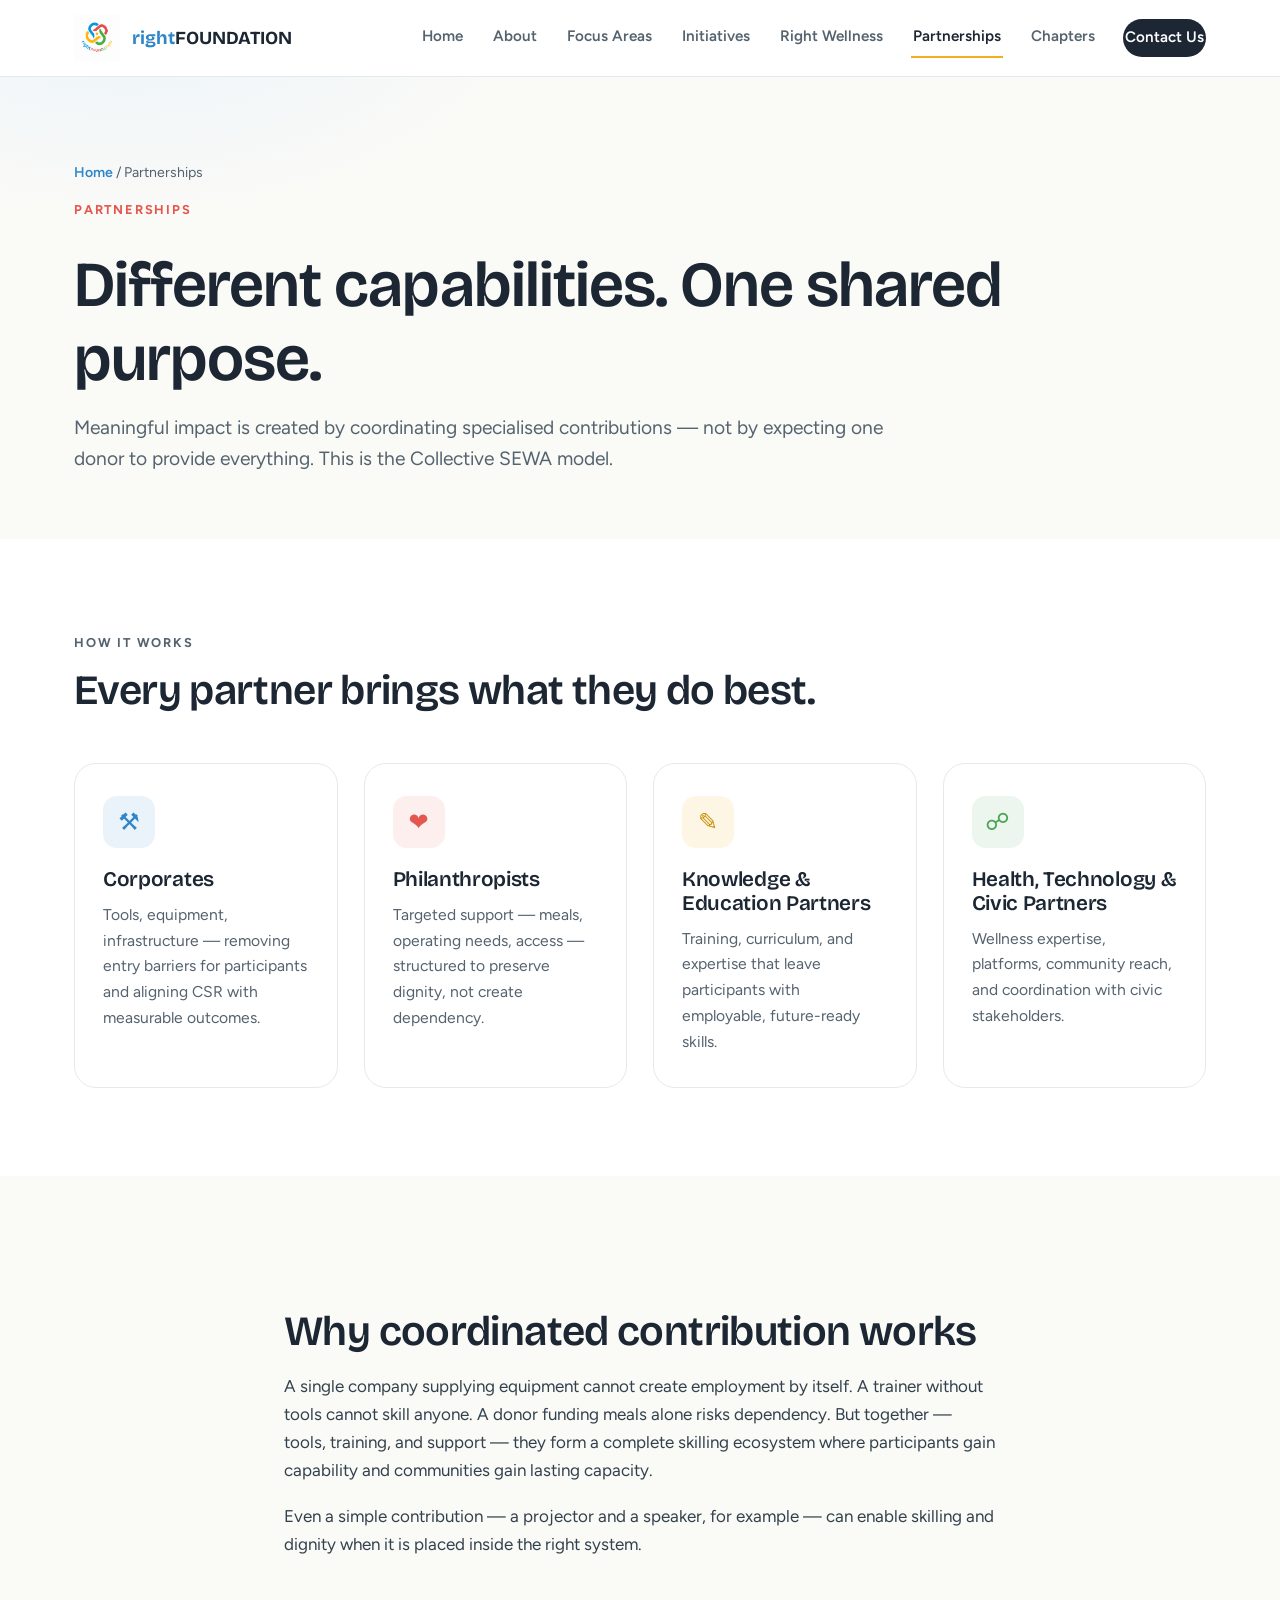
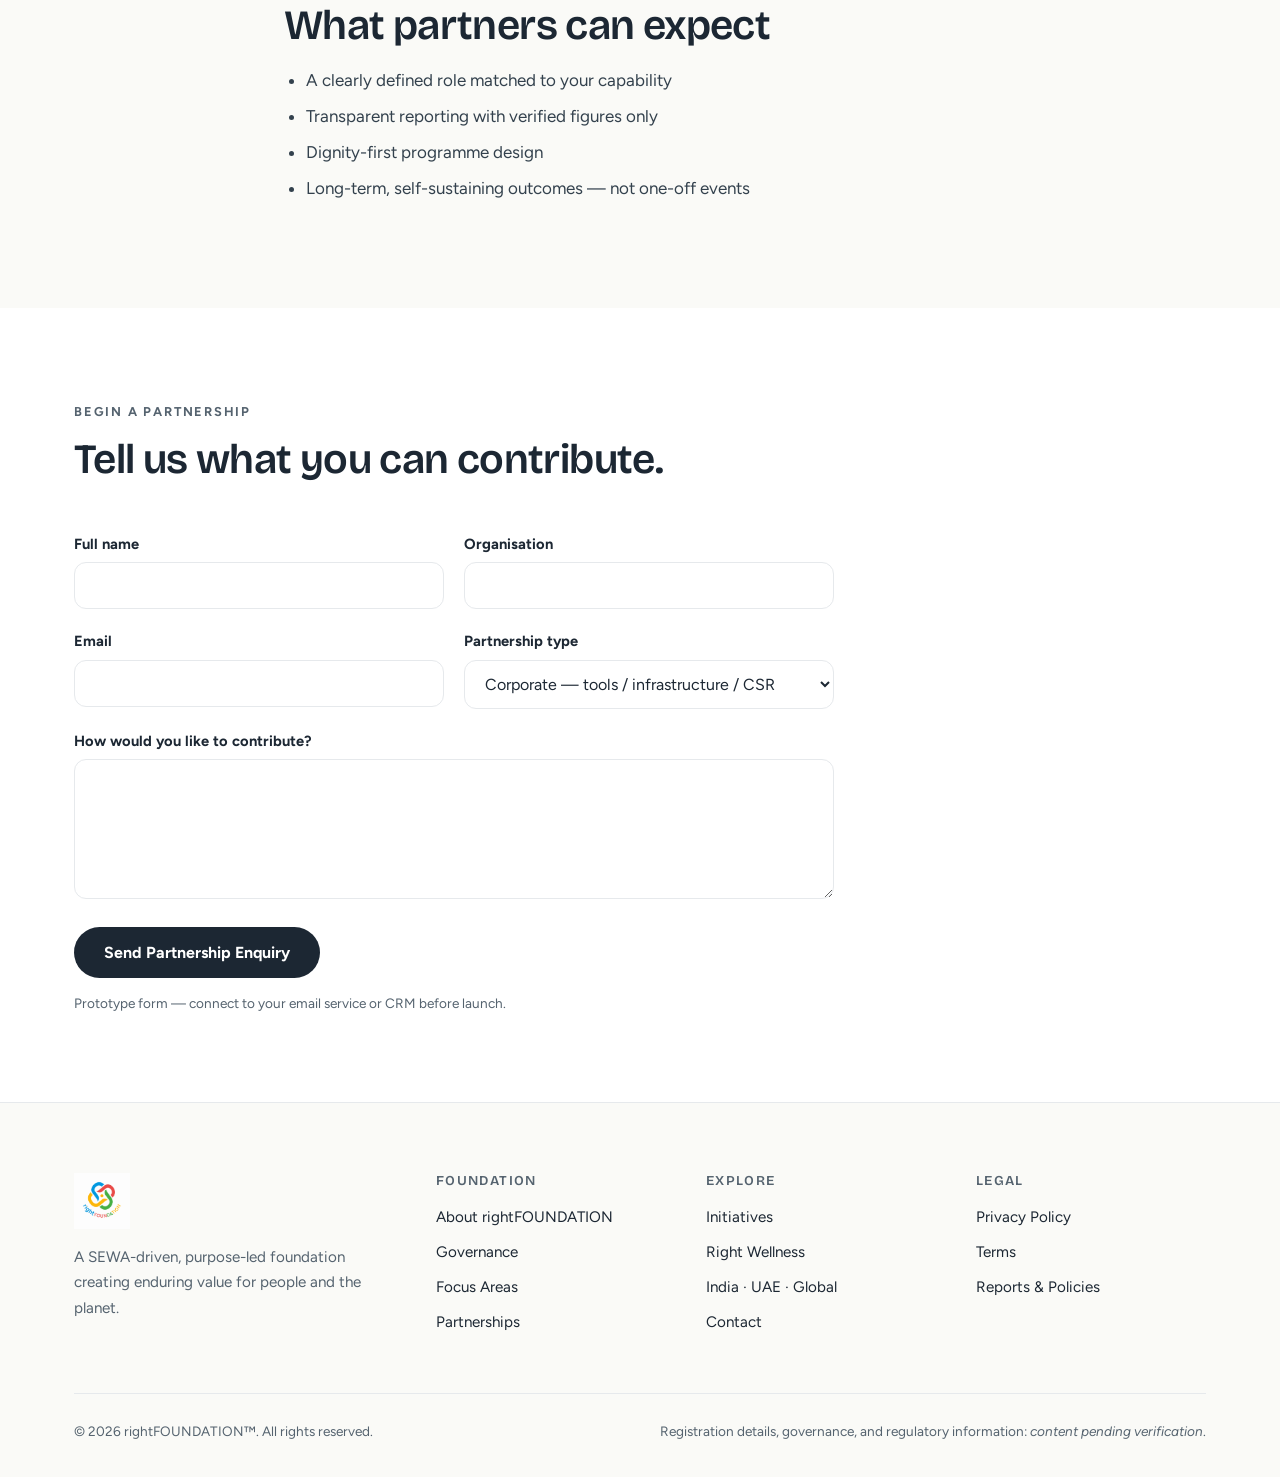
<file: partnerships.html>
<!DOCTYPE html>
<html lang="en">
<head>
<meta charset="UTF-8">
<meta name="viewport" content="width=device-width, initial-scale=1.0">
<title>Partnerships | rightFOUNDATION</title>
<meta name="description" content="Partner with rightFOUNDATION: corporates, philanthropists, knowledge institutions, and civic partners each contribute a capability under the Collective SEWA model.">
<link rel="icon" href="assets/logo.png">
<link rel="preconnect" href="https://fonts.googleapis.com">
<link href="https://fonts.googleapis.com/css2?family=Bricolage+Grotesque:wght@400;500;600;700&family=Figtree:wght@400;600;700;800&display=swap" rel="stylesheet">
<link rel="stylesheet" href="assets/style.css">
</head>
<body>

<header class="site-header">
  <div class="wrap nav">
    <a class="brand" href="index.html"><img src="assets/logo.png" alt="rightFOUNDATION logo"><span><b>right</b>FOUNDATION</span></a>
    <button class="menu-btn" aria-label="Open menu" aria-expanded="false">&#9776;</button>
    <nav class="nav-links" aria-label="Main navigation">
      <a href="index.html">Home</a>
      <a href="about.html">About</a>
      <a href="focus-areas.html">Focus Areas</a>
      <a href="initiatives.html">Initiatives</a>
      <a href="wellness.html">Right Wellness</a>
      <a href="partnerships.html">Partnerships</a>
      <a href="chapters.html">Chapters</a>
      <a href="contact.html" class="nav-cta">Contact Us</a>
    </nav>
  </div>
</header>

<section class="page-hero">
  <div class="wrap">
    <nav class="breadcrumbs"><a href="index.html">Home</a> / Partnerships</nav>
    <span class="eyebrow c-red">Partnerships</span>
    <h1>Different capabilities. One shared purpose.</h1>
    <p class="lead">Meaningful impact is created by coordinating specialised contributions &mdash; not by expecting one donor to provide everything. This is the Collective SEWA model.</p>
  </div>
</section>

<section class="section">
  <div class="wrap">
    <div class="section-head reveal">
      <span class="eyebrow">How it works</span>
      <h2>Every partner brings what they do best.</h2>
    </div>
    <div class="grid-4">
      <div class="card reveal"><div class="icon i-blue">&#9874;</div><h3>Corporates</h3><p>Tools, equipment, infrastructure &mdash; removing entry barriers for participants and aligning CSR with measurable outcomes.</p></div>
      <div class="card reveal"><div class="icon i-red">&#10084;</div><h3>Philanthropists</h3><p>Targeted support &mdash; meals, operating needs, access &mdash; structured to preserve dignity, not create dependency.</p></div>
      <div class="card reveal"><div class="icon i-yellow">&#9998;</div><h3>Knowledge &amp; Education Partners</h3><p>Training, curriculum, and expertise that leave participants with employable, future-ready skills.</p></div>
      <div class="card reveal"><div class="icon i-green">&#9741;</div><h3>Health, Technology &amp; Civic Partners</h3><p>Wellness expertise, platforms, community reach, and coordination with civic stakeholders.</p></div>
    </div>
  </div>
</section>

<section class="section tint-paper">
  <div class="wrap prose">
    <h2>Why coordinated contribution works</h2>
    <p>A single company supplying equipment cannot create employment by itself. A trainer without tools cannot skill anyone. A donor funding meals alone risks dependency. But together &mdash; tools, training, and support &mdash; they form a complete skilling ecosystem where participants gain capability and communities gain lasting capacity.</p>
    <p>Even a simple contribution &mdash; a projector and a speaker, for example &mdash; can enable skilling and dignity when it is placed inside the right system.</p>

    <h2>What partners can expect</h2>
    <ul>
      <li>A clearly defined role matched to your capability</li>
      <li>Transparent reporting with verified figures only</li>
      <li>Dignity-first programme design</li>
      <li>Long-term, self-sustaining outcomes &mdash; not one-off events</li>
    </ul>
  </div>
</section>

<section class="section">
  <div class="wrap">
    <div class="section-head reveal">
      <span class="eyebrow">Begin a partnership</span>
      <h2>Tell us what you can contribute.</h2>
    </div>
    <form class="form-grid" data-demo>
      <div><label for="p-name">Full name</label><input id="p-name" name="name" required autocomplete="name"></div>
      <div><label for="p-org">Organisation</label><input id="p-org" name="org" autocomplete="organization"></div>
      <div><label for="p-email">Email</label><input id="p-email" type="email" name="email" required autocomplete="email"></div>
      <div>
        <label for="p-type">Partnership type</label>
        <select id="p-type" name="type">
          <option>Corporate &mdash; tools / infrastructure / CSR</option>
          <option>Philanthropy &mdash; meals / operations / access</option>
          <option>Knowledge &mdash; training / curriculum / research</option>
          <option>Health &amp; wellness expertise</option>
          <option>Technology / platform</option>
          <option>Government / civic collaboration</option>
          <option>Other</option>
        </select>
      </div>
      <div class="full"><label for="p-msg">How would you like to contribute?</label><textarea id="p-msg" name="message"></textarea></div>
      <div class="full"><button class="btn btn-primary" type="submit">Send Partnership Enquiry</button>
      <p class="form-note">Prototype form &mdash; connect to your email service or CRM before launch.</p></div>
    </form>
  </div>
</section>

<footer class="site-footer">
  <div class="wrap">
    <div class="footer-grid">
      <div class="footer-brand">
        <img src="assets/logo.png" alt="rightFOUNDATION logo">
        <p>A SEWA-driven, purpose-led foundation creating enduring value for people and the planet.</p>
      </div>
      <div>
        <h4>Foundation</h4>
        <ul>
          <li><a href="about.html">About rightFOUNDATION</a></li>
          <li><a href="about.html#governance">Governance</a></li>
          <li><a href="focus-areas.html">Focus Areas</a></li>
          <li><a href="partnerships.html">Partnerships</a></li>
        </ul>
      </div>
      <div>
        <h4>Explore</h4>
        <ul>
          <li><a href="initiatives.html">Initiatives</a></li>
          <li><a href="wellness.html">Right Wellness</a></li>
          <li><a href="chapters.html">India &middot; UAE &middot; Global</a></li>
          <li><a href="contact.html">Contact</a></li>
        </ul>
      </div>
      <div>
        <h4>Legal</h4>
        <ul>
          <li><a href="privacy.html">Privacy Policy</a></li>
          <li><a href="privacy.html#terms">Terms</a></li>
          <li><a href="privacy.html#reports">Reports &amp; Policies</a></li>
        </ul>
      </div>
    </div>
    <div class="footer-bottom">
      <span>&copy; 2026 rightFOUNDATION&trade;. All rights reserved.</span>
      <span>Registration details, governance, and regulatory information: <em>content pending verification</em>.</span>
    </div>
  </div>
</footer>

<script src="assets/script.js"></script>
</body>
</html>
</file>
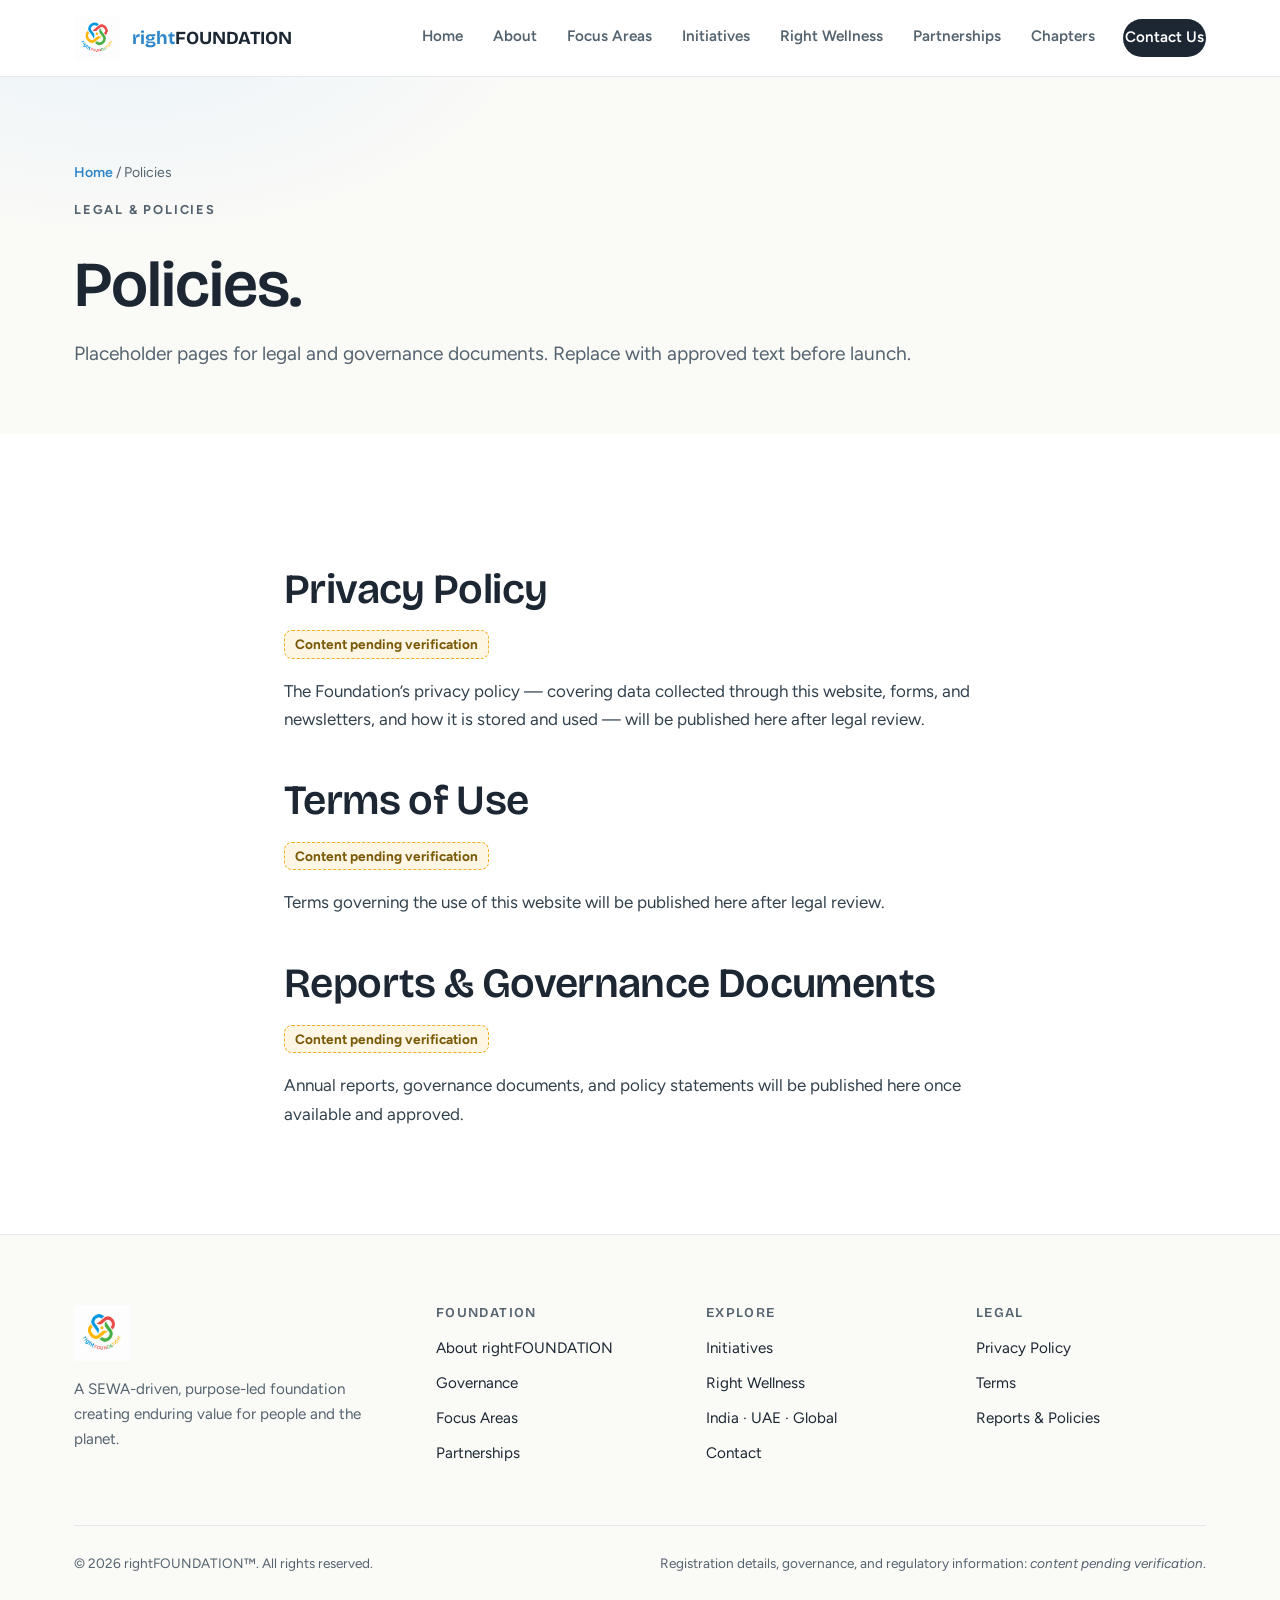
<file: privacy.html>
<!DOCTYPE html>
<html lang="en">
<head>
<meta charset="UTF-8">
<meta name="viewport" content="width=device-width, initial-scale=1.0">
<title>Policies | rightFOUNDATION</title>
<meta name="description" content="Privacy policy, terms of use, and governance documents for rightFOUNDATION (placeholders pending legal review).">
<link rel="icon" href="assets/logo.png">
<link rel="preconnect" href="https://fonts.googleapis.com">
<link href="https://fonts.googleapis.com/css2?family=Bricolage+Grotesque:wght@400;500;600;700&family=Figtree:wght@400;600;700;800&display=swap" rel="stylesheet">
<link rel="stylesheet" href="assets/style.css">
</head>
<body>

<header class="site-header">
  <div class="wrap nav">
    <a class="brand" href="index.html"><img src="assets/logo.png" alt="rightFOUNDATION logo"><span><b>right</b>FOUNDATION</span></a>
    <button class="menu-btn" aria-label="Open menu" aria-expanded="false">&#9776;</button>
    <nav class="nav-links" aria-label="Main navigation">
      <a href="index.html">Home</a>
      <a href="about.html">About</a>
      <a href="focus-areas.html">Focus Areas</a>
      <a href="initiatives.html">Initiatives</a>
      <a href="wellness.html">Right Wellness</a>
      <a href="partnerships.html">Partnerships</a>
      <a href="chapters.html">Chapters</a>
      <a href="contact.html" class="nav-cta">Contact Us</a>
    </nav>
  </div>
</header>

<section class="page-hero">
  <div class="wrap">
    <nav class="breadcrumbs"><a href="index.html">Home</a> / Policies</nav>
    <span class="eyebrow">Legal &amp; Policies</span>
    <h1>Policies.</h1>
    <p class="lead">Placeholder pages for legal and governance documents. Replace with approved text before launch.</p>
  </div>
</section>

<section class="section">
  <div class="wrap prose">
    <h2 id="privacy">Privacy Policy</h2>
    <p><span class="pending">Content pending verification</span></p>
    <p>The Foundation&rsquo;s privacy policy &mdash; covering data collected through this website, forms, and newsletters, and how it is stored and used &mdash; will be published here after legal review.</p>

    <h2 id="terms">Terms of Use</h2>
    <p><span class="pending">Content pending verification</span></p>
    <p>Terms governing the use of this website will be published here after legal review.</p>

    <h2 id="reports">Reports &amp; Governance Documents</h2>
    <p><span class="pending">Content pending verification</span></p>
    <p>Annual reports, governance documents, and policy statements will be published here once available and approved.</p>
  </div>
</section>

<footer class="site-footer">
  <div class="wrap">
    <div class="footer-grid">
      <div class="footer-brand">
        <img src="assets/logo.png" alt="rightFOUNDATION logo">
        <p>A SEWA-driven, purpose-led foundation creating enduring value for people and the planet.</p>
      </div>
      <div>
        <h4>Foundation</h4>
        <ul>
          <li><a href="about.html">About rightFOUNDATION</a></li>
          <li><a href="about.html#governance">Governance</a></li>
          <li><a href="focus-areas.html">Focus Areas</a></li>
          <li><a href="partnerships.html">Partnerships</a></li>
        </ul>
      </div>
      <div>
        <h4>Explore</h4>
        <ul>
          <li><a href="initiatives.html">Initiatives</a></li>
          <li><a href="wellness.html">Right Wellness</a></li>
          <li><a href="chapters.html">India &middot; UAE &middot; Global</a></li>
          <li><a href="contact.html">Contact</a></li>
        </ul>
      </div>
      <div>
        <h4>Legal</h4>
        <ul>
          <li><a href="privacy.html">Privacy Policy</a></li>
          <li><a href="privacy.html#terms">Terms</a></li>
          <li><a href="privacy.html#reports">Reports &amp; Policies</a></li>
        </ul>
      </div>
    </div>
    <div class="footer-bottom">
      <span>&copy; 2026 rightFOUNDATION&trade;. All rights reserved.</span>
      <span>Registration details, governance, and regulatory information: <em>content pending verification</em>.</span>
    </div>
  </div>
</footer>

<script src="assets/script.js"></script>
</body>
</html>
</file>
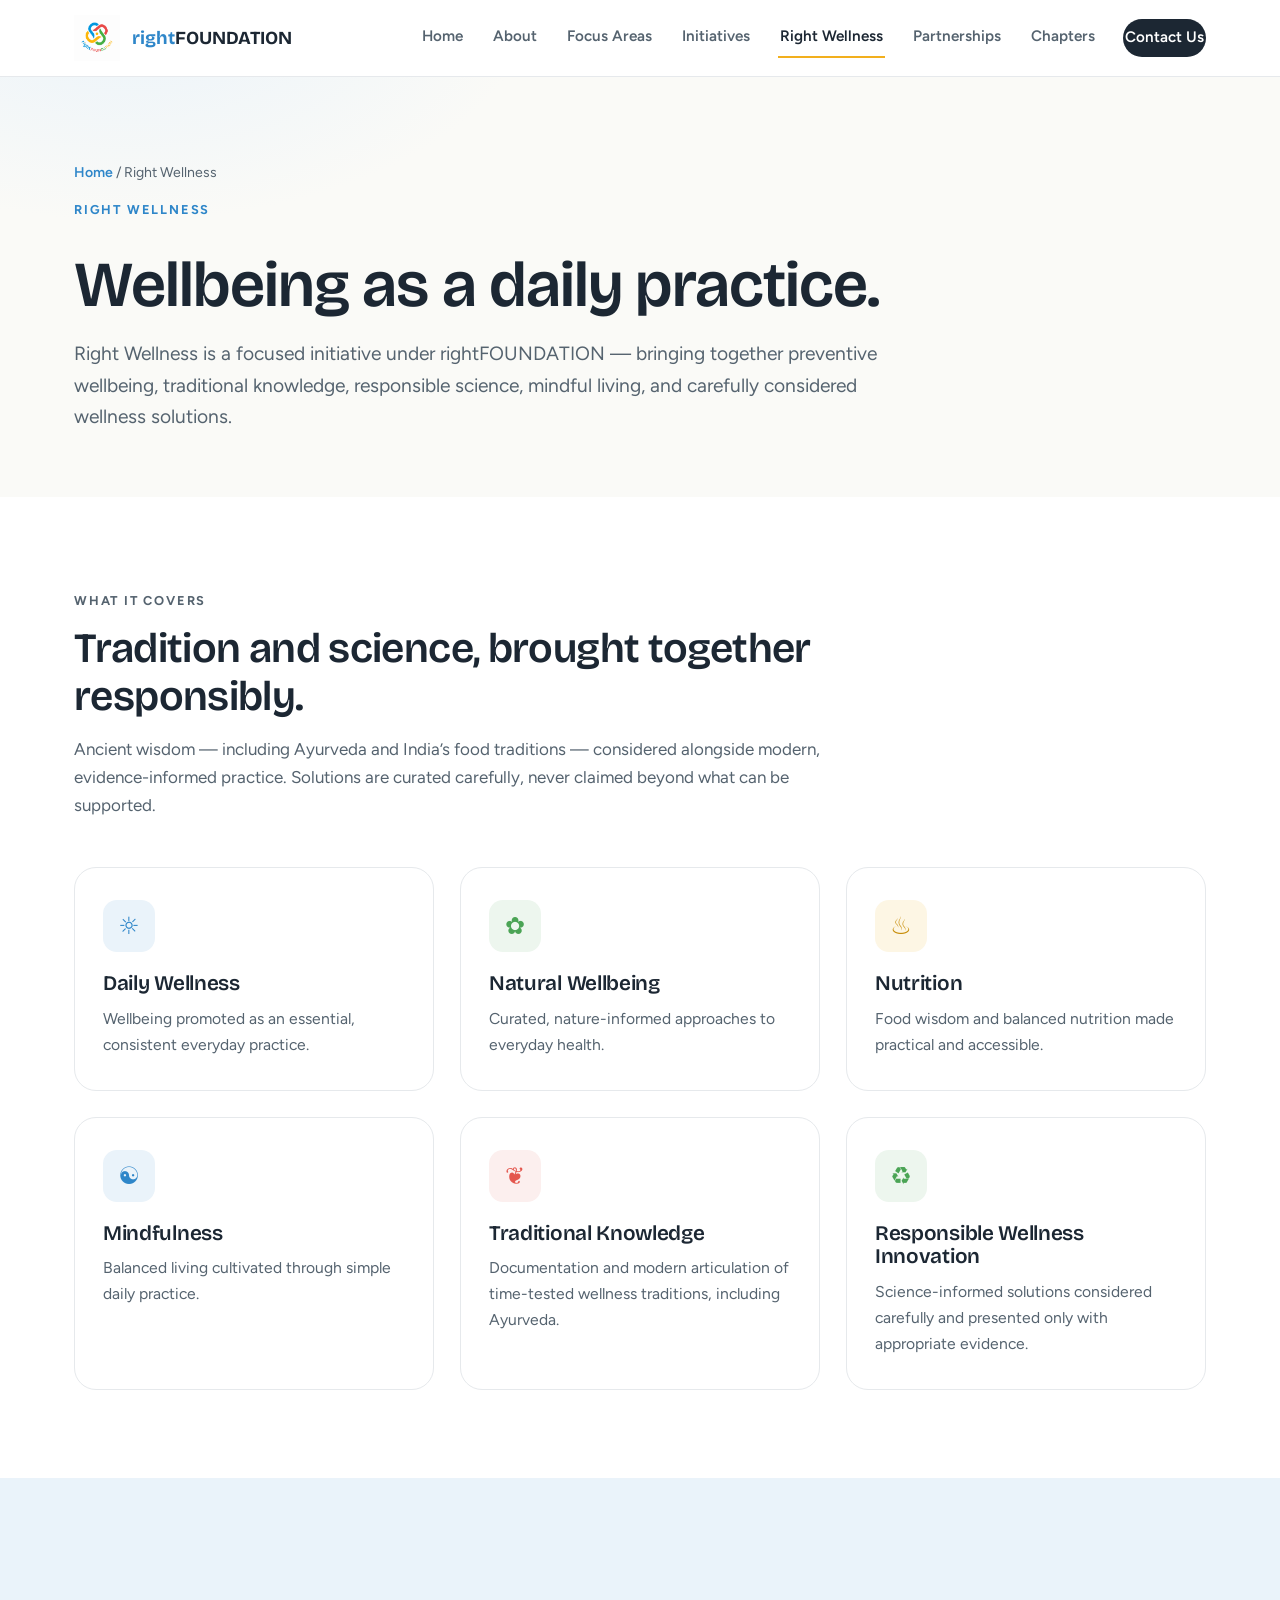
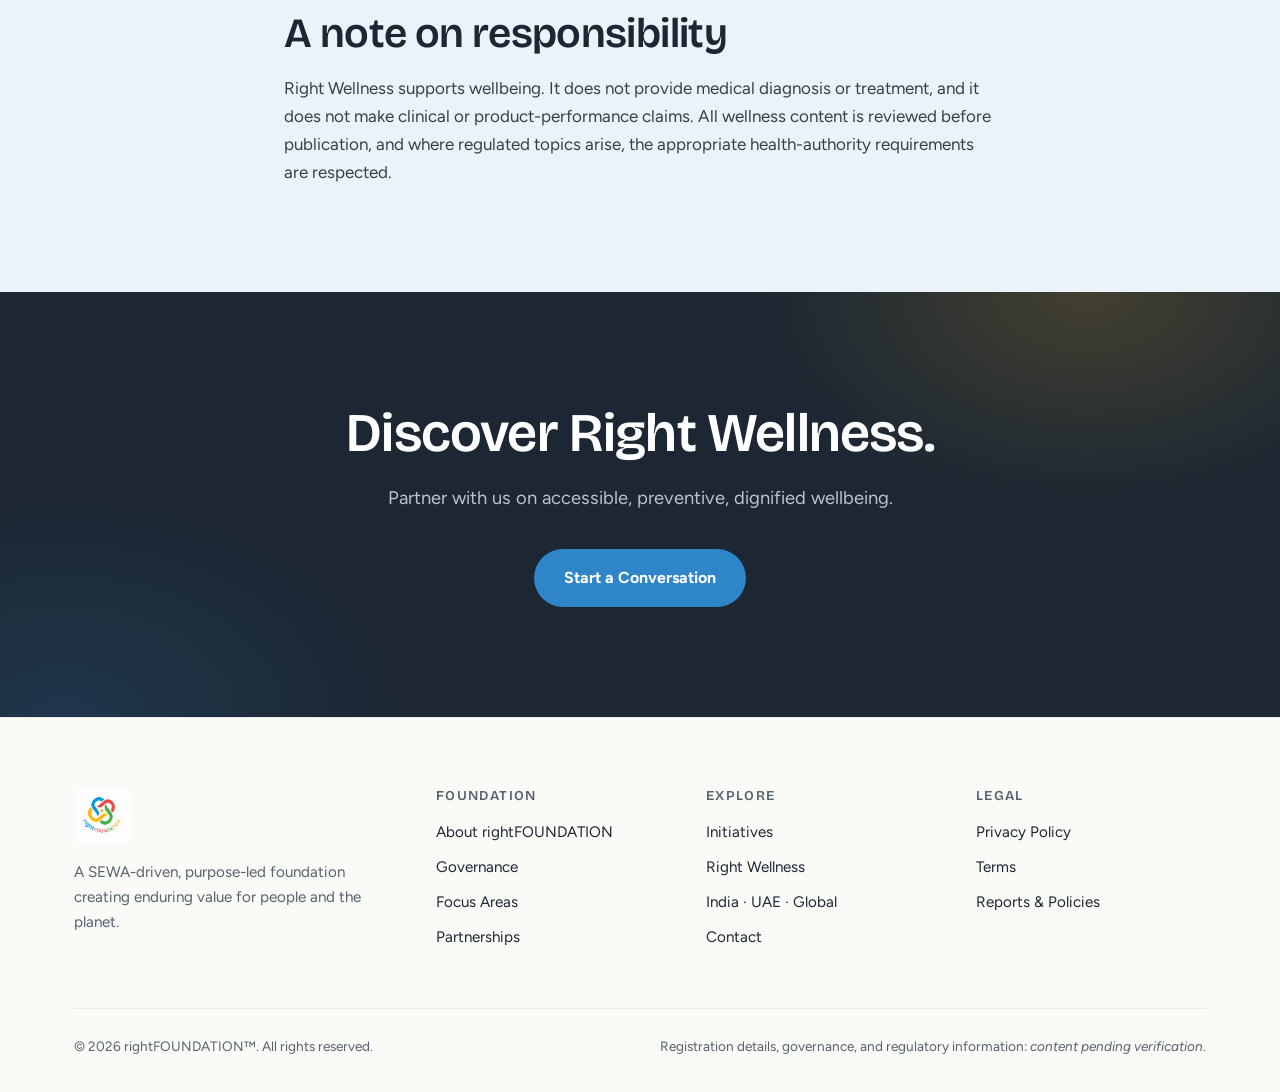
<file: wellness.html>
<!DOCTYPE html>
<html lang="en">
<head>
<meta charset="UTF-8">
<meta name="viewport" content="width=device-width, initial-scale=1.0">
<title>Right Wellness | rightFOUNDATION</title>
<meta name="description" content="Right Wellness: preventive wellbeing, traditional knowledge, responsible science, and mindful living — an initiative under rightFOUNDATION.">
<link rel="icon" href="assets/logo.png">
<link rel="preconnect" href="https://fonts.googleapis.com">
<link href="https://fonts.googleapis.com/css2?family=Bricolage+Grotesque:wght@400;500;600;700&family=Figtree:wght@400;600;700;800&display=swap" rel="stylesheet">
<link rel="stylesheet" href="assets/style.css">
</head>
<body>

<header class="site-header">
  <div class="wrap nav">
    <a class="brand" href="index.html"><img src="assets/logo.png" alt="rightFOUNDATION logo"><span><b>right</b>FOUNDATION</span></a>
    <button class="menu-btn" aria-label="Open menu" aria-expanded="false">&#9776;</button>
    <nav class="nav-links" aria-label="Main navigation">
      <a href="index.html">Home</a>
      <a href="about.html">About</a>
      <a href="focus-areas.html">Focus Areas</a>
      <a href="initiatives.html">Initiatives</a>
      <a href="wellness.html">Right Wellness</a>
      <a href="partnerships.html">Partnerships</a>
      <a href="chapters.html">Chapters</a>
      <a href="contact.html" class="nav-cta">Contact Us</a>
    </nav>
  </div>
</header>

<section class="page-hero">
  <div class="wrap">
    <nav class="breadcrumbs"><a href="index.html">Home</a> / Right Wellness</nav>
    <span class="eyebrow c-blue">Right Wellness</span>
    <h1>Wellbeing as a daily practice.</h1>
    <p class="lead">Right Wellness is a focused initiative under rightFOUNDATION &mdash; bringing together preventive wellbeing, traditional knowledge, responsible science, mindful living, and carefully considered wellness solutions.</p>
  </div>
</section>

<section class="section">
  <div class="wrap">
    <div class="section-head reveal">
      <span class="eyebrow">What it covers</span>
      <h2>Tradition and science, brought together responsibly.</h2>
      <p>Ancient wisdom &mdash; including Ayurveda and India&rsquo;s food traditions &mdash; considered alongside modern, evidence-informed practice. Solutions are curated carefully, never claimed beyond what can be supported.</p>
    </div>
    <div class="grid-3">
      <div class="card reveal"><div class="icon i-blue">&#9788;</div><h3>Daily Wellness</h3><p>Wellbeing promoted as an essential, consistent everyday practice.</p></div>
      <div class="card reveal"><div class="icon i-green">&#10047;</div><h3>Natural Wellbeing</h3><p>Curated, nature-informed approaches to everyday health.</p></div>
      <div class="card reveal"><div class="icon i-yellow">&#9832;</div><h3>Nutrition</h3><p>Food wisdom and balanced nutrition made practical and accessible.</p></div>
      <div class="card reveal"><div class="icon i-blue">&#9775;</div><h3>Mindfulness</h3><p>Balanced living cultivated through simple daily practice.</p></div>
      <div class="card reveal"><div class="icon i-red">&#10086;</div><h3>Traditional Knowledge</h3><p>Documentation and modern articulation of time-tested wellness traditions, including Ayurveda.</p></div>
      <div class="card reveal"><div class="icon i-green">&#9851;</div><h3>Responsible Wellness Innovation</h3><p>Science-informed solutions considered carefully and presented only with appropriate evidence.</p></div>
    </div>
  </div>
</section>

<section class="section tint-mist">
  <div class="wrap prose">
    <h2>A note on responsibility</h2>
    <p>Right Wellness supports wellbeing. It does not provide medical diagnosis or treatment, and it does not make clinical or product-performance claims. All wellness content is reviewed before publication, and where regulated topics arise, the appropriate health-authority requirements are respected.</p>
  </div>
</section>

<section class="big-cta">
  <div class="wrap">
    <h2>Discover Right Wellness.</h2>
    <p>Partner with us on accessible, preventive, dignified wellbeing.</p>
    <div class="btn-row"><a class="btn btn-blue" href="contact.html">Start a Conversation</a></div>
  </div>
</section>

<footer class="site-footer">
  <div class="wrap">
    <div class="footer-grid">
      <div class="footer-brand">
        <img src="assets/logo.png" alt="rightFOUNDATION logo">
        <p>A SEWA-driven, purpose-led foundation creating enduring value for people and the planet.</p>
      </div>
      <div>
        <h4>Foundation</h4>
        <ul>
          <li><a href="about.html">About rightFOUNDATION</a></li>
          <li><a href="about.html#governance">Governance</a></li>
          <li><a href="focus-areas.html">Focus Areas</a></li>
          <li><a href="partnerships.html">Partnerships</a></li>
        </ul>
      </div>
      <div>
        <h4>Explore</h4>
        <ul>
          <li><a href="initiatives.html">Initiatives</a></li>
          <li><a href="wellness.html">Right Wellness</a></li>
          <li><a href="chapters.html">India &middot; UAE &middot; Global</a></li>
          <li><a href="contact.html">Contact</a></li>
        </ul>
      </div>
      <div>
        <h4>Legal</h4>
        <ul>
          <li><a href="privacy.html">Privacy Policy</a></li>
          <li><a href="privacy.html#terms">Terms</a></li>
          <li><a href="privacy.html#reports">Reports &amp; Policies</a></li>
        </ul>
      </div>
    </div>
    <div class="footer-bottom">
      <span>&copy; 2026 rightFOUNDATION&trade;. All rights reserved.</span>
      <span>Registration details, governance, and regulatory information: <em>content pending verification</em>.</span>
    </div>
  </div>
</footer>

<script src="assets/script.js"></script>
</body>
</html>
</file>
<file: assets/style.css>
/* ============================================================
   rightFOUNDATION — Design System
   Palette derived from the official logo (blue, red, green, yellow)
   Light, optimistic, dignified. One strong colour per section only.
   ============================================================ */

:root{
  --blue:#2E86C9;
  --red:#E4574E;
  --green:#4BA455;
  --yellow:#F2AF1D;
  --blue-soft:#EAF3FA;
  --red-soft:#FCEFEE;
  --green-soft:#EDF6EE;
  --yellow-soft:#FDF6E4;
  --ink:#1C2733;
  --slate:#55636F;
  --line:#E6E9EC;
  --paper:#FAFAF7;
  --white:#FFFFFF;
  --radius:14px;
  --radius-lg:22px;
  --maxw:1180px;
  --font-display:"Bricolage Grotesque",system-ui,sans-serif;
  --font-body:"Figtree",system-ui,sans-serif;
}

*{margin:0;padding:0;box-sizing:border-box}
html{scroll-behavior:smooth}
@media (prefers-reduced-motion: reduce){
  html{scroll-behavior:auto}
  *,*::before,*::after{animation-duration:.01ms!important;transition-duration:.01ms!important}
}
body{
  font-family:var(--font-body);
  color:var(--ink);
  background:var(--white);
  line-height:1.65;
  font-size:17px;
  -webkit-font-smoothing:antialiased;
}
img{max-width:100%;display:block}
a{color:inherit;text-decoration:none}
ul{list-style:none}
:focus-visible{outline:3px solid var(--blue);outline-offset:3px;border-radius:4px}

.wrap{max-width:var(--maxw);margin:0 auto;padding:0 24px}
.section{padding:88px 0}
.section.tint-paper{background:var(--paper)}
.section.tint-mist{background:var(--blue-soft)}

/* ---------- Typography ---------- */
h1,h2,h3,h4{font-family:var(--font-display);line-height:1.15;font-weight:600;letter-spacing:-.015em}
h1{font-size:clamp(2.4rem,5.4vw,4rem)}
h2{font-size:clamp(1.8rem,3.6vw,2.6rem)}
h3{font-size:1.3rem}
.lead{font-size:1.2rem;color:var(--slate);max-width:44em}
.eyebrow{
  display:inline-block;font-size:.8rem;font-weight:700;letter-spacing:.14em;
  text-transform:uppercase;color:var(--slate);margin-bottom:14px;
}
.eyebrow.c-blue{color:var(--blue)} .eyebrow.c-red{color:var(--red)}
.eyebrow.c-green{color:var(--green)} .eyebrow.c-yellow{color:#C88E0A}
.section-head{max-width:760px;margin-bottom:48px}
.section-head p{color:var(--slate);margin-top:14px}
.center{text-align:center}
.center.section-head{margin-left:auto;margin-right:auto}

/* ---------- Buttons ---------- */
.btn{
  display:inline-block;padding:14px 28px;border-radius:999px;font-weight:700;
  font-size:1rem;transition:transform .15s ease,box-shadow .15s ease,background .15s ease;
  border:2px solid transparent;cursor:pointer;font-family:var(--font-body);
}
.btn-primary{background:var(--ink);color:#fff}
.btn-primary:hover{transform:translateY(-2px);box-shadow:0 8px 22px rgba(28,39,51,.22)}
.btn-outline{border-color:var(--ink);color:var(--ink);background:transparent}
.btn-outline:hover{background:var(--ink);color:#fff}
.btn-blue{background:var(--blue);color:#fff}
.btn-blue:hover{transform:translateY(-2px);box-shadow:0 8px 22px rgba(46,134,201,.3)}
.btn-row{display:flex;gap:14px;flex-wrap:wrap}

/* ---------- Header ---------- */
.site-header{
  position:sticky;top:0;z-index:50;background:rgba(255,255,255,.92);
  backdrop-filter:blur(10px);border-bottom:1px solid var(--line);
}
.nav{display:flex;align-items:center;justify-content:space-between;height:76px}
.brand{display:flex;align-items:center;gap:12px;font-family:var(--font-display);font-weight:700;font-size:1.15rem}
.brand img{height:46px;width:auto}
.brand span b{color:var(--blue)}
.nav-links{display:flex;gap:26px;align-items:center;font-weight:600;font-size:.95rem}
.nav-links a{color:var(--slate);padding:6px 2px;border-bottom:2px solid transparent;transition:color .15s,border-color .15s}
.nav-links a:hover,.nav-links a[aria-current="page"]{color:var(--ink);border-color:var(--yellow)}
.nav-cta{background:var(--ink);color:#fff!important;padding:10px 20px;border-radius:999px;border:none!important}
.nav-cta:hover{background:var(--blue)}
.menu-btn{display:none;background:none;border:none;font-size:1.6rem;cursor:pointer;color:var(--ink)}

/* ---------- Who We Are Section ---------- */
.who-we-are-section {
  background: 
    radial-gradient(at 10% 20%, rgba(242, 175, 29, 0.04) 0%, transparent 40%),
    radial-gradient(at 90% 80%, rgba(46, 134, 201, 0.04) 0%, transparent 40%),
    var(--white);
  position: relative;
  overflow: hidden;
  padding: 100px 0;
}

.who-we-are-header {
  margin-bottom: 56px;
  max-width: 800px;
}

.who-we-are-header h2 {
  font-size: clamp(2rem, 3.8vw, 2.8rem);
  margin-bottom: 20px;
}

.who-we-are-header .lead {
  font-size: 1.15rem;
  line-height: 1.7;
  color: var(--slate);
}

.who-we-are-principles.grid-2x2 {
  display: grid;
  grid-template-columns: repeat(2, 1fr);
  gap: 32px;
}

.principle-block {
  background: var(--white);
  border: 1px solid var(--line);
  border-radius: var(--radius-lg);
  padding: 36px 32px;
  transition: transform 0.28s ease, box-shadow 0.28s ease;
  border-left: 4px solid var(--blue);
}

.principle-block:nth-child(2) { border-left-color: var(--red); }
.principle-block:nth-child(3) { border-left-color: var(--green); }
.principle-block:nth-child(4) { border-left-color: var(--yellow); }

.principle-block:hover {
  transform: translateY(-4px);
  box-shadow: 0 16px 36px rgba(28, 39, 51, 0.08);
}

.principle-block h3 {
  margin-bottom: 12px;
  font-size: 1.25rem;
  color: var(--ink);
}

.principle-block p {
  color: var(--slate);
  font-size: 1.05rem;
  line-height: 1.6;
}

/* Impact Statistics Strip */
.impact-strip {
  display: grid;
  grid-template-columns: repeat(4, 1fr);
  gap: 24px;
  border-top: 1px solid var(--line);
  padding-top: 48px;
  margin-top: 48px;
  text-align: center;
}

.strip-item {
  display: flex;
  flex-direction: column;
  gap: 6px;
}

.strip-num {
  font-family: var(--font-display);
  font-size: clamp(2rem, 3.5vw, 2.5rem);
  font-weight: 700;
  color: var(--blue);
}

.strip-lbl {
  font-size: 0.9rem;
  color: var(--slate);
  font-weight: 600;
  text-transform: uppercase;
  letter-spacing: 0.05em;
}

/* ---------- Hero ---------- */
.hero{
  position:relative;overflow:hidden;
  background:
    linear-gradient(90deg, rgba(255, 255, 255, 0.9) 0%, rgba(255, 255, 255, 0.7) 40%, rgba(255, 255, 255, 0.1) 70%, rgba(255, 255, 255, 0) 100%),
    url('hero_image.png') no-repeat center right / cover;
  padding:140px 0;
  display:flex;
  align-items:center;
}
.hero .wrap{
  max-width:1400px;
  width:100%;
  padding:0 40px;
}
.hero-content{
  max-width:620px;
  position:relative;
  z-index:2;
}
.hero h1{margin:18px 0 22px}
.hero .lead{margin-bottom:34px}
.page-hero{padding:84px 0 64px;background:
  radial-gradient(680px 380px at 10% -20%, var(--blue-soft) 0%, transparent 60%),var(--paper)}
.page-hero h1{margin:14px 0 16px}

/* ---------- Cards ---------- */
.grid-2{display:grid;grid-template-columns:repeat(2,1fr);gap:26px}
.grid-3{display:grid;grid-template-columns:repeat(3,1fr);gap:26px}
.grid-4{display:grid;grid-template-columns:repeat(4,1fr);gap:26px}
.card{
  background:var(--white);border:1px solid var(--line);border-radius:var(--radius-lg);
  padding:32px 28px;transition:transform .28s ease,box-shadow .28s ease;
}
.card:hover{transform:translateY(-4px);box-shadow:0 16px 36px rgba(28,39,51,.08)}
.card-image-top{
  padding:0!important;
  overflow:hidden;
  display:flex;
  flex-direction:column;
}
.card-image{
  width:100%;
  height:200px;
  overflow:hidden;
  position:relative;
  background:#f0f0f0;
}
.card-image img{
  width:100%;
  height:100%;
  object-fit:cover;
  transition:transform .28s ease;
}
.card-image-top:hover .card-image img{
  transform:scale(1.03);
}
.card-body{
  padding:32px 28px;
  display:flex;
  flex-direction:column;
  flex-grow:1;
}
.card h3{margin-bottom:10px}
.card p{color:var(--slate);font-size:.98rem}
.card .icon{
  width:52px;height:52px;border-radius:14px;display:flex;align-items:center;justify-content:center;
  margin-bottom:20px;font-size:1.5rem;
}
.icon.i-blue{background:var(--blue-soft);color:var(--blue)}
.icon.i-red{background:var(--red-soft);color:var(--red)}
.icon.i-green{background:var(--green-soft);color:var(--green)}
.icon.i-yellow{background:var(--yellow-soft);color:#C88E0A}
.card.focus{border-top:5px solid var(--line)}
.card.focus.f-blue{border-top-color:var(--blue)}
.card.focus.f-red{border-top-color:var(--red)}
.card.focus.f-green{border-top-color:var(--green)}
.card.focus.f-yellow{border-top-color:var(--yellow)}
.card-link{display:inline-block;margin-top:16px;font-weight:700;font-size:.95rem}
.card-link.c-blue{color:var(--blue)} .card-link.c-red{color:var(--red)}
.card-link.c-green{color:var(--green)} .card-link.c-yellow{color:#C88E0A}

/* ---------- Manifesto ---------- */
.manifesto{background:var(--ink);color:#fff;padding:110px 0}
.manifesto .eyebrow{color:var(--yellow)}
.manifesto blockquote{
  font-family:var(--font-display);font-size:clamp(1.5rem,3.2vw,2.3rem);
  line-height:1.4;font-weight:500;max-width:900px;
}
.manifesto blockquote em{font-style:normal;color:var(--yellow)}
.manifesto .quality-test{margin-top:44px;display:flex;gap:34px;flex-wrap:wrap;color:#B9C4CE;font-size:1.05rem}
.manifesto .quality-test span{display:flex;align-items:center;gap:10px}
.manifesto .quality-test b{color:#fff}

/* ---------- Process journey ---------- */
.journey{
  display:grid;grid-template-columns:repeat(6,1fr);gap:24px;position:relative;
  margin-top:26px;list-style:none;padding:0;
}
.journey::before{
  content:"";position:absolute;top:calc(26px - 1.5px);left:calc(100% / 12);right:calc(100% / 12);height:3px;
  background:linear-gradient(90deg,var(--blue),var(--green),var(--yellow));border-radius:3px;z-index:0;
}
.journey li{text-align:center;padding:0;position:relative;z-index:1;display:flex;flex-direction:column;align-items:center}
.journey .dot{
  width:52px;height:52px;border-radius:50%;background:var(--white);border:3px solid var(--blue);
  display:flex;align-items:center;justify-content:center;margin:0 0 16px;position:relative;
  font-weight:800;font-family:var(--font-display);color:var(--blue);font-size:1.05rem;z-index:2;
}
.journey li:nth-child(3) .dot,.journey li:nth-child(4) .dot{border-color:var(--green);color:var(--green)}
.journey li:nth-child(5) .dot,.journey li:nth-child(6) .dot{border-color:#C88E0A;color:#C88E0A}
.journey h4{font-size:1.05rem;margin-bottom:8px}
.journey p{font-size:.9rem;color:var(--slate);line-height:1.5}

/* ---------- Impact placeholders ---------- */
.impact-note{
  background:var(--yellow-soft);border:1.5px dashed var(--yellow);border-radius:var(--radius);
  padding:16px 22px;font-size:.95rem;color:#7A5A08;margin-bottom:34px;font-weight:600;
}
.stat{background:var(--white);border:1px solid var(--line);border-radius:var(--radius-lg);padding:30px 26px;text-align:center}
.stat .num{font-family:var(--font-display);font-size:2rem;font-weight:700;color:var(--slate);opacity:.55}
.stat .lbl{font-weight:700;margin-top:8px}
.stat .src{font-size:.82rem;color:var(--slate);margin-top:6px}

/* ---------- Chapter cards ---------- */
.chapter{position:relative;overflow:hidden}
.chapter .flag{font-size:1.8rem;margin-bottom:14px}
.chapter .tag{
  display:inline-block;font-size:.75rem;font-weight:700;letter-spacing:.08em;text-transform:uppercase;
  background:var(--paper);border:1px solid var(--line);border-radius:999px;padding:4px 12px;margin-bottom:14px;color:var(--slate);
}

/* ---------- Big CTA ---------- */
.big-cta{
  background:
    radial-gradient(560px 360px at 85% 0%, rgba(242,175,29,.18) 0%, transparent 60%),
    radial-gradient(560px 360px at 5% 100%, rgba(46,134,201,.16) 0%, transparent 60%),
    var(--ink);
  color:#fff;text-align:center;padding:110px 0;
}
.big-cta h2{font-size:clamp(2.2rem,4.6vw,3.4rem);margin-bottom:18px}
.big-cta p{color:#B9C4CE;max-width:38em;margin:0 auto 36px;font-size:1.15rem}
.big-cta .btn-outline{border-color:#fff;color:#fff}
.big-cta .btn-outline:hover{background:#fff;color:var(--ink)}
.big-cta .btn-row{justify-content:center}

/* ---------- Footer ---------- */
.site-footer{background:var(--paper);border-top:1px solid var(--line);padding:70px 0 34px;font-size:.95rem}
.footer-grid{display:grid;grid-template-columns:1.4fr 1fr 1fr 1fr;gap:40px;margin-bottom:48px}
.site-footer h4{font-size:.85rem;text-transform:uppercase;letter-spacing:.1em;color:var(--slate);margin-bottom:16px}
.site-footer li{margin-bottom:10px}
.site-footer a:hover{color:var(--blue)}
.footer-brand img{height:56px;margin-bottom:16px}
.footer-brand p{color:var(--slate);max-width:30em}
.footer-bottom{border-top:1px solid var(--line);padding-top:26px;display:flex;justify-content:space-between;gap:16px;flex-wrap:wrap;color:var(--slate);font-size:.85rem}

/* ---------- Content pages ---------- */
.prose{max-width:760px}
.prose p{margin-bottom:18px;color:#33414D}
.prose h2{margin:44px 0 16px}
.prose h3{margin:30px 0 10px}
.prose ul{list-style:disc;padding-left:22px;margin:0 0 18px;color:#33414D}
.prose li{margin-bottom:8px}
.pending{
  display:inline-block;background:var(--yellow-soft);border:1px dashed var(--yellow);
  border-radius:8px;padding:2px 10px;font-size:.85rem;font-weight:700;color:#7A5A08;
}
.values-list{display:grid;grid-template-columns:repeat(4,1fr);gap:16px;margin-top:24px}
.values-list li{
  background:var(--white);border:1px solid var(--line);border-radius:var(--radius);
  padding:18px;text-align:center;font-weight:700;
}

/* ---------- Forms ---------- */
.form-grid{display:grid;grid-template-columns:1fr 1fr;gap:20px;max-width:760px}
.form-grid .full{grid-column:1/-1}
label{display:block;font-weight:700;font-size:.92rem;margin-bottom:6px}
input,select,textarea{
  width:100%;padding:13px 16px;border:1.5px solid var(--line);border-radius:12px;
  font-family:var(--font-body);font-size:1rem;background:var(--white);color:var(--ink);
}
input:focus,select:focus,textarea:focus{border-color:var(--blue);outline:none}
textarea{min-height:140px;resize:vertical}
.form-note{font-size:.85rem;color:var(--slate);margin-top:14px}

/* ---------- Breadcrumbs ---------- */
.breadcrumbs{font-size:.88rem;color:var(--slate);margin-bottom:10px}
.breadcrumbs a{color:var(--blue);font-weight:600}

/* ---------- Reveal on scroll ---------- */
.reveal{opacity:0;transform:translateY(22px);transition:opacity .6s ease,transform .6s ease}
.reveal.in{opacity:1;transform:none}

/* ---------- Responsive ---------- */
@media (max-width:980px){
  .grid-4{grid-template-columns:repeat(2,1fr)}
  .grid-3{grid-template-columns:repeat(2,1fr)}
  .hero{
    padding:110px 0;
    background:
      linear-gradient(90deg, rgba(255, 255, 255, 0.95) 0%, rgba(255, 255, 255, 0.75) 50%, rgba(255, 255, 255, 0.1) 100%),
      url('hero_image.png') no-repeat center right / cover;
  }
  .hero .wrap{
    padding:0 24px;
  }
  .hero-content{max-width:550px}
  .who-we-are-header{max-width:100%}
  .impact-strip{grid-template-columns:repeat(2,1fr);gap:32px;padding-top:36px;margin-top:36px}
  .journey{grid-template-columns:repeat(3,1fr);gap:24px;row-gap:48px}
  .journey::before{display:none}
  .footer-grid{grid-template-columns:1fr 1fr}
  .values-list{grid-template-columns:repeat(2,1fr)}
}
@media (max-width:720px){
  .section{padding:64px 0}
  .grid-2,.grid-3,.grid-4,.who-we-are-principles.grid-2x2{grid-template-columns:1fr}
  .form-grid{grid-template-columns:1fr}
  .hero{
    padding:80px 0;
    background:
      linear-gradient(180deg, rgba(255, 255, 255, 0.95) 0%, rgba(255, 255, 255, 0.85) 100%),
      url('hero_image.png') no-repeat center right / cover;
  }
  .hero .wrap{
    padding:0 24px;
  }
  .hero-content{max-width:100%}
  .impact-strip{grid-template-columns:1fr;gap:24px}
  .nav-links{
    display:none;position:absolute;top:76px;left:0;right:0;background:var(--white);
    flex-direction:column;padding:22px 24px;border-bottom:1px solid var(--line);gap:18px;align-items:flex-start;
  }
  .nav-links.open{display:flex}
  .menu-btn{display:block}
  .journey{grid-template-columns:1fr;gap:40px;position:relative}
  .journey::before{
    display:block;width:3px;height:calc(100% - 52px);top:26px;left:50%;right:auto;
    transform:translateX(-50%);background:linear-gradient(180deg,var(--blue),var(--green),var(--yellow));
  }
}
</file>
